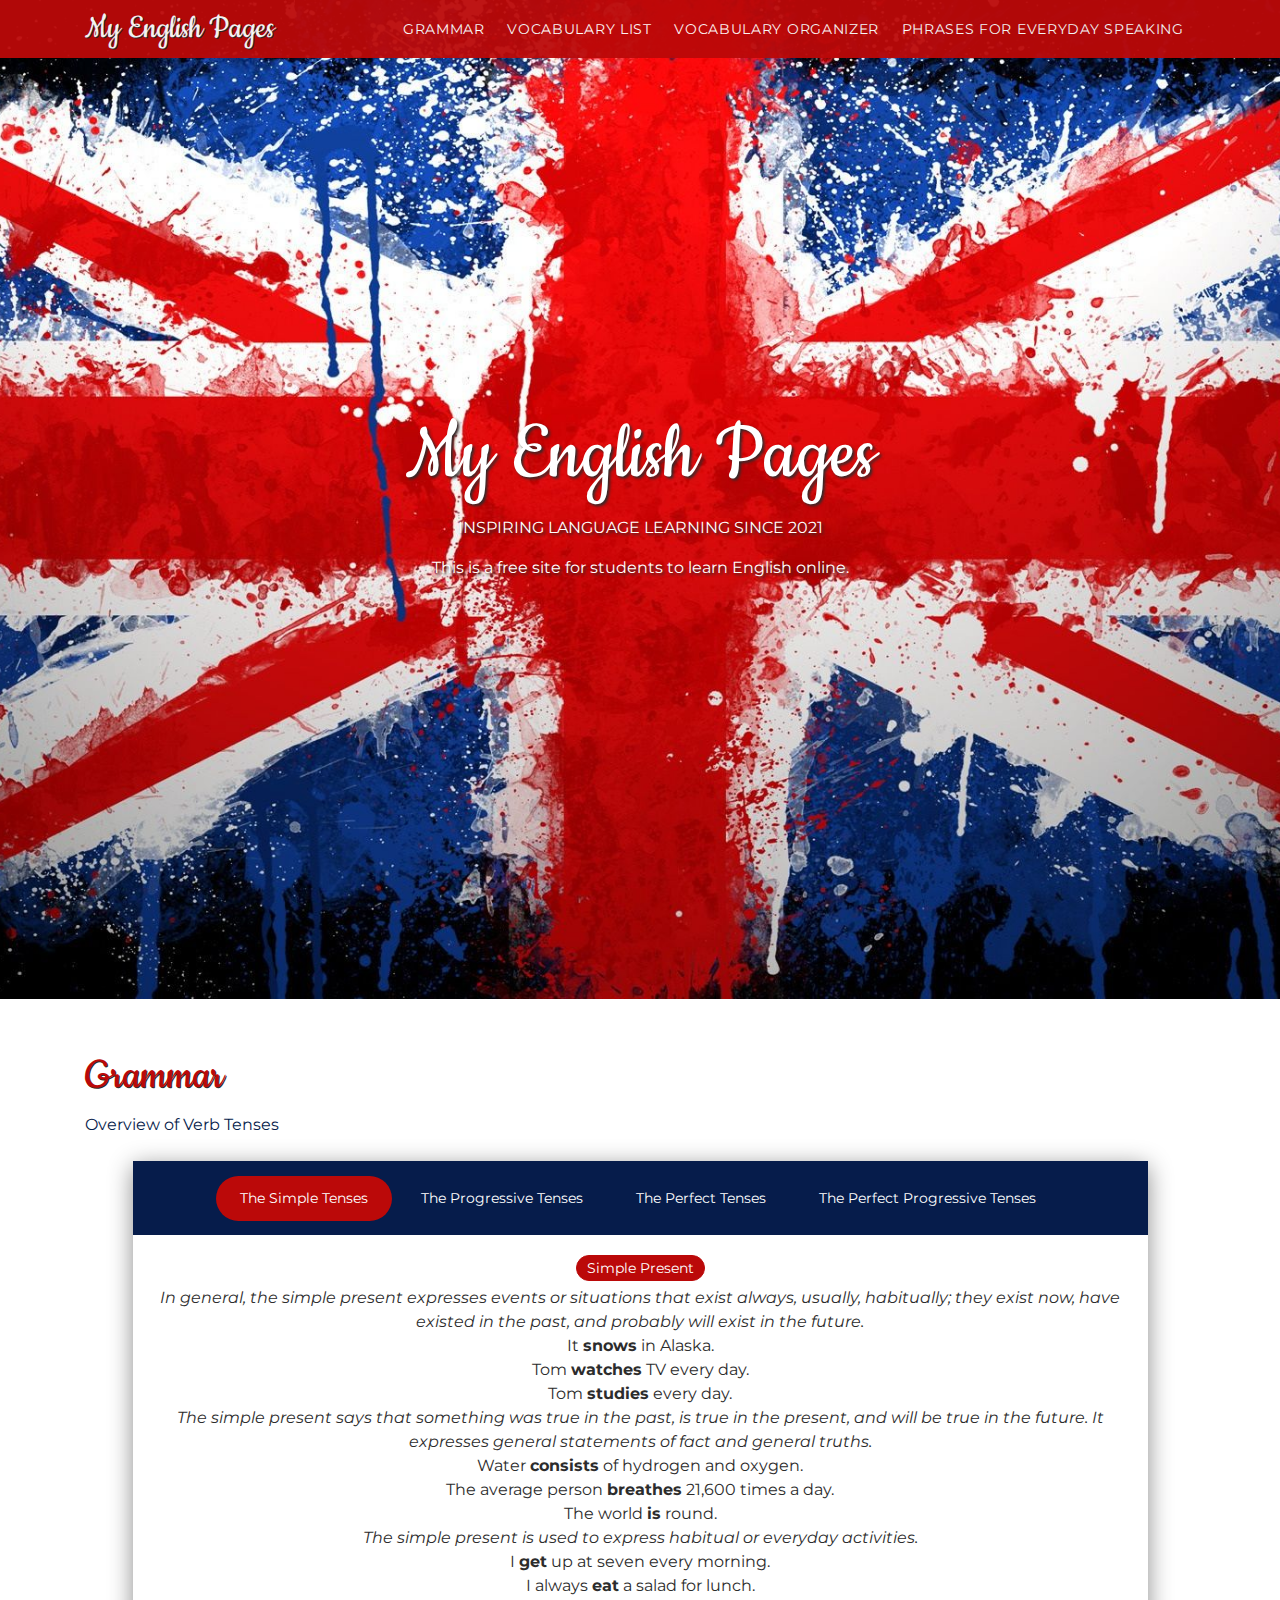
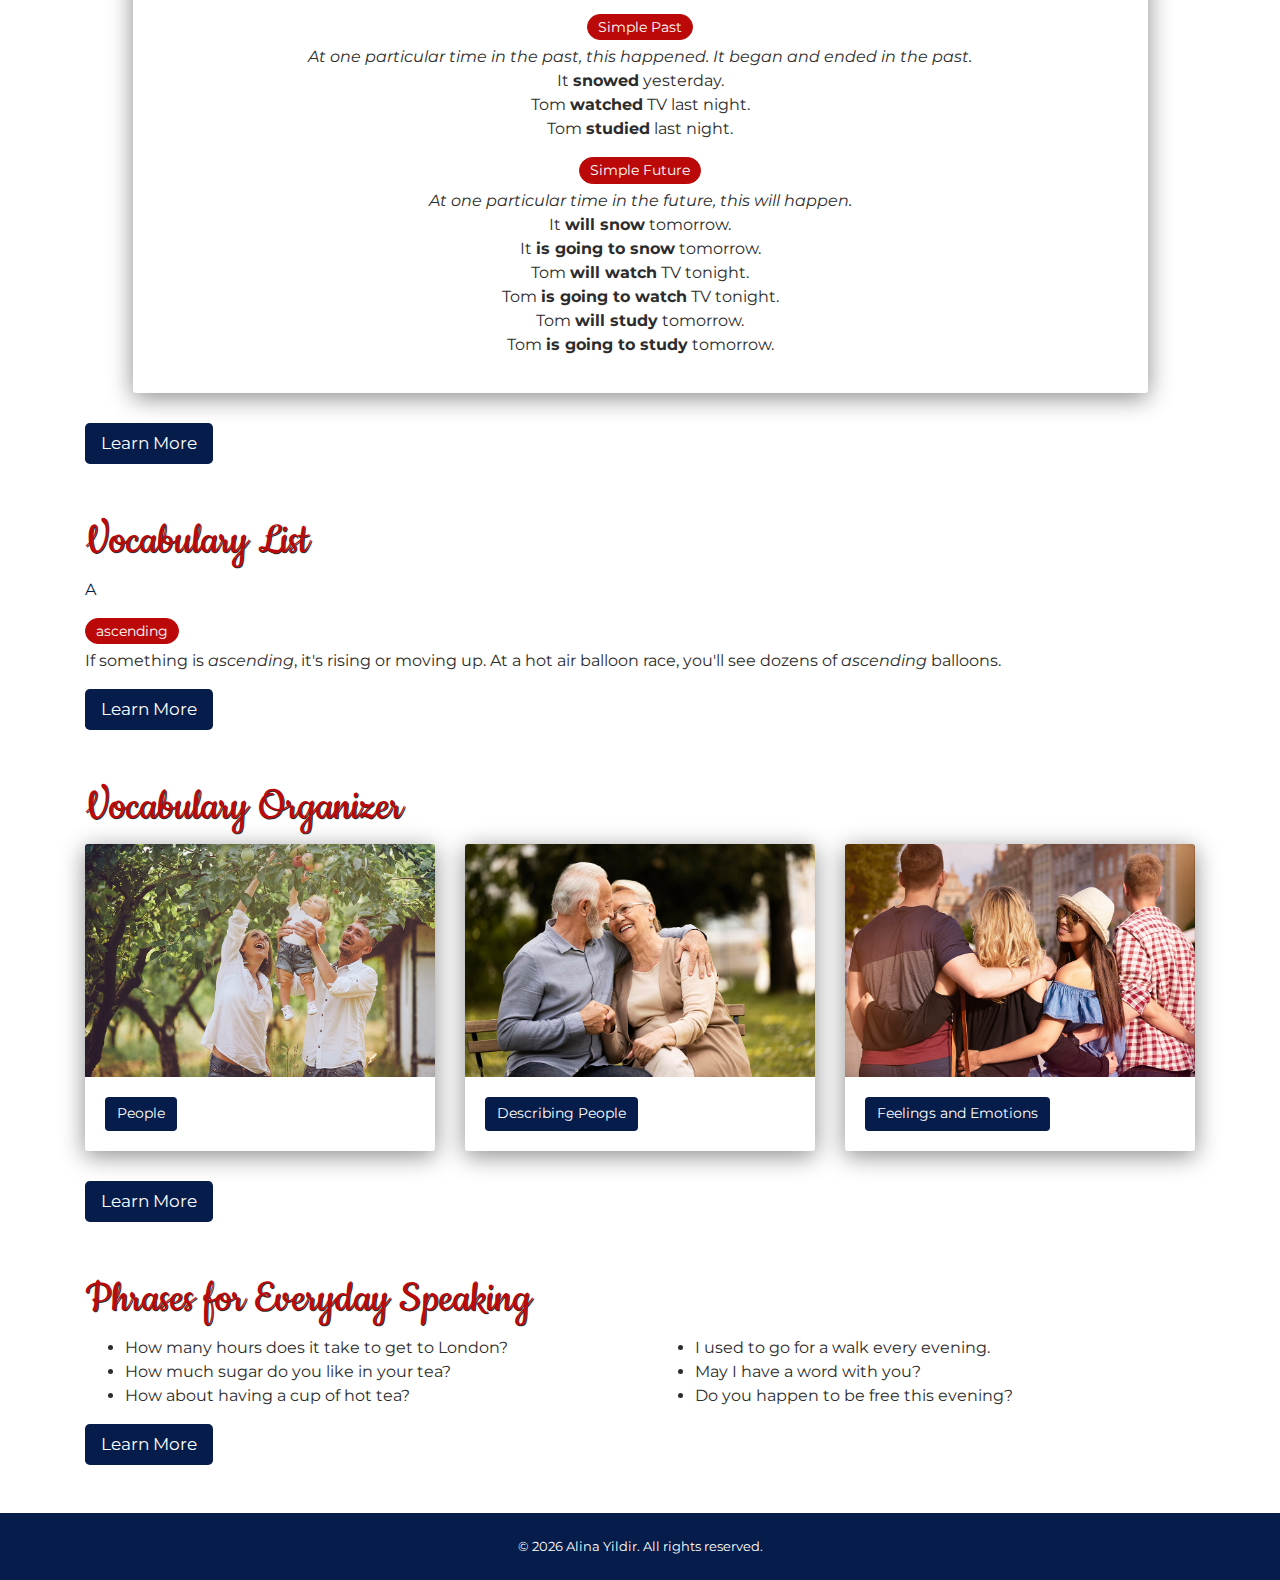
<file: my-english-pages/index.html>
<!DOCTYPE html>
<html lang="en">
<head>
<title>My English Pages</title>
<meta charset="utf-8">
<meta name="viewport" content="width=device-width, initial-scale=1">
<meta name="description" content="This is a free site for students to learn English online.">
<link rel="shortcut icon" href="./img/favicon.ico">
<link rel="preconnect" href="https://fonts.gstatic.com">
<link href="https://fonts.googleapis.com/css2?family=Cookie&family=Montserrat&display=swap" rel="stylesheet">
<link href="./css/bootstrap.min.css" rel="stylesheet">
<link href="./css/main.css" rel="stylesheet">
</head>
<body class="index-page sidebar-collapse">
<nav class="navbar navbar-expand-lg bg-primary fixed-top">
  <div class="container">
    <div class="navbar-translate"> <a class="navbar-brand" href="index.html">My English Pages</a>
      <button class="navbar-toggler navbar-toggler" type="button" data-toggle="collapse" data-target="#navigation"
          aria-controls="navigation-index" aria-expanded="false" aria-label="Toggle navigation"> <span class="navbar-toggler-bar top-bar"></span> <span class="navbar-toggler-bar middle-bar"></span> <span class="navbar-toggler-bar bottom-bar"></span> </button>
    </div>
    <div class="collapse navbar-collapse justify-content-end" id="navigation">
      <ul class="navbar-nav">
        <li class="nav-item"> <a class="nav-link" href="#section-grammar" onclick="scrollToGrammar()">
          <p>Grammar</p>
          </a> </li>
        <li class="nav-item"> <a class="nav-link" href="#section-vocabulary-list" onclick="scrollToVocabularyList()">
          <p>Vocabulary List</p>
          </a> </li>
        <li class="nav-item"> <a class="nav-link" href="#section-vocabulary-organizer" onclick="scrollToVocabularyOrganizer()">
          <p>Vocabulary Organizer</p>
          </a> </li>
        <li class="nav-item"> <a class="nav-link" href="#section-phrases-for-everyday-speaking"
              onclick="scrollToPhrasesForEverydaySpeaking()">
          <p>Phrases for Everyday Speaking</p>
          </a> </li>
      </ul>
    </div>
  </div>
</nav>
<div class="wrapper">
  <div class="page-header" id="section-english-time">
    <div class="page-header-image" data-parallax="true" style="background-image:url('./img/header.jpg');"></div>
    <div class="container">
      <div class="content-center">
        <h1 class="text-shadow">My English Pages</h1>
        <p class="text-shadow">INSPIRING LANGUAGE LEARNING SINCE 2021</p>
        <p class="text-shadow">This is a free site for students to learn English online.</p>
      </div>
    </div>
  </div>
  <div class="mb-5">
    <div class="mt-5" id="section-grammar">
      <div class="container">
        <h2>Grammar</h2>
        <div id="grammar" data-children=".item">
          <div class="item">
            <p><a data-toggle="collapse" data-parent="#grammar" href="#overview-of-verb-tenses" aria-expanded="true"
                  aria-controls="overview-of-verb-tenses"> Overview of Verb Tenses </a></p>
            <div id="overview-of-verb-tenses" class="collapse show" role="tabpanel">
              <div class="row">
                <div class="col-md-11 ml-auto mr-auto mt-2">
                  <div class="card">
                    <div class="card-header">
                      <ul class="nav nav-tabs nav-tabs-neutral justify-content-center" role="tablist"
                          data-background-color="blue">
                        <li class="nav-item"> <a class="nav-link active" data-toggle="tab" href="#the-simple-tenses" role="tab">The Simple Tenses</a> </li>
                        <li class="nav-item"> <a class="nav-link" data-toggle="tab" href="#the-progressive-tenses" role="tab">The Progressive Tenses</a> </li>
                        <li class="nav-item"> <a class="nav-link" data-toggle="tab" href="#the-perfect-tenses" role="tab">The Perfect Tenses</a> </li>
                        <li class="nav-item"> <a class="nav-link" data-toggle="tab" href="#the-perfect-progressive-tenses" role="tab">The Perfect Progressive Tenses</a> </li>
                      </ul>
                    </div>
                    <div class="card-body">
                      <div class="tab-content text-center">
                        <div class="tab-pane active" id="the-simple-tenses" role="tabpanel">
                          <p><span class="badge">Simple Present</span><br>
                            <span class="font-italic">In general, the simple present expresses events or situations that exist always, usually, habitually; they exist now, have existed in the past, and probably will exist in the future.</span><br>
                            It <strong>snows</strong> in Alaska.<br>
                            Tom <strong>watches</strong> TV every day.<br>
                            Tom <strong>studies</strong> every day.<br>
                            <span class="font-italic">The simple present says that something was true in the past, is true in the present, and will be true in the future. It expresses general statements of fact and general truths.</span><br>
                            Water <strong>consists</strong> of hydrogen and oxygen.<br>
                            The average person <strong>breathes</strong> 21,600 times a day.<br>
                            The world <strong>is</strong> round.<br>
                            <span class="font-italic">The simple present is used to express habitual or everyday activities.</span><br>
                            I <strong>get</strong> up at seven every morning.<br>
                            I always <strong>eat</strong> a salad for lunch. </p>
                          <p><span class="badge">Simple Past</span><br>
                            <span class="font-italic">At one particular time in the past, this happened. It began and ended in the past.</span><br>
                            It <strong>snowed</strong> yesterday.<br>
                            Tom <strong>watched</strong> TV last night.<br>
                            Tom <strong>studied</strong> last night. </p>
                          <p><span class="badge">Simple Future</span><br>
                            <span class="font-italic">At one particular time in the future, this will happen.</span><br>
                            It <strong>will snow</strong> tomorrow.<br>
                            It <strong>is going to snow</strong> tomorrow.<br>
                            Tom <strong>will watch</strong> TV tonight.<br>
                            Tom <strong>is going to watch</strong> TV tonight.<br>
                            Tom <strong>will study</strong> tomorrow.<br>
                            Tom <strong>is going to study</strong> tomorrow. </p>
                        </div>
                        <div class="tab-pane" id="the-progressive-tenses" role="tabpanel">
                          <p class="font-italic">The <strong>progressive</strong> tenses give the idea that an action is in progress during a particular time. The tenses say that an action begins before, is in progress during, and continues after another time or action.</p>
                          <p><span class="badge">Present Progressive</span><br>
                            <span class="font-italic">It is now 11:00. Tom went to sleep at 10:00 tonight, and he is still asleep. His sleep began in the past, is in progress at the present time, and probably will continue.</span><br>
                            Tom <strong>is sleeping</strong> right now.<br>
                            Tom <strong>is studying</strong> right now.<br>
                            <span class="font-italic">The present progressive expresses an activity that is in progress at the moment of speaking. It is a temporary activity that began in the past, is continuing at present, and will probably end at some point in the future.</span><br>
                            The students <strong>are sitting</strong> at their desks right now.<br>
                            I need an umbrella because it <strong>is raining</strong>.<br>
                            I <strong>am taking</strong> five courses this semester. </p>
                          <p><span class="badge">Past Progressive</span><br>
                            <span class="font-italic">Tom went to sleep at 10:00 last night. I arrived at 11:00. He was still asleep. His sleep began before and was in progress at a particular time in the past. It continued after I arrived.</span><br>
                            Tom <strong>was sleeping</strong> when I arrived.<br>
                            Tom <strong>was studying</strong> when they came. </p>
                          <p><span class="badge">Future Progressive</span><br>
                            <span class="font-italic">Tom will go to sleep at 10:00 tomorrow night. We will arrive at 11:00. The action of sleeping will begin before we arrive, and it will be in progress at a particular time in the future. Probably his sleep will continue.</span><br>
                            Tom <strong>will be sleeping</strong> when we arrive.<br>
                            Tom <strong>will be studying</strong> when they come.<br>
                            Tom <strong>is going to be studying</strong> when they come. </p>
                        </div>
                        <div class="tab-pane" id="the-perfect-tenses" role="tabpanel">
                          <p class="font-italic">The <strong>perfect</strong> tenses all give the idea that one thing happens before another time or event.</p>
                          <p><span class="badge">Present Perfect</span><br>
                            <span class="font-italic">Tom finished eating sometime before now. The exact time is not important.</span><br>
                            Tom <strong>has</strong> already <strong>eaten</strong>.<br>
                            Tom <strong>has</strong> already <strong>studied</strong> Chapter 1. </p>
                          <p><span class="badge">Past Perfect</span><br>
                            <span class="font-italic">First Tom finished eating. Later his friend arrived. Tom’s eating was completely finished before another time in the past.</span><br>
                            Tom <strong>had</strong> already <strong>eaten</strong> when his friend arrived.<br>
                            Tom <strong>had</strong> already <strong>studied</strong> Chapter 1 before he began
                            studying Chapter 2. </p>
                          <p><span class="badge">Future Perfect</span><br>
                            <span class="font-italic">First Tom will finish eating. Later his friend will arrive. Tom’s eating will be completely finished before another time in the future.</span><br>
                            Tom <strong>will</strong> already <strong>have eaten</strong> when his friend arrives.<br>
                            Tom <strong>will</strong> already <strong>have studied</strong> Chapter 4 before he studies Chapter 5. </p>
                        </div>
                        <div class="tab-pane" id="the-perfect-progressive-tenses" role="tabpanel">
                          <p class="font-italic">The <strong>perfect progressive</strong> tenses give the idea that one event is in progress immediately before, up to, until another time or event. The tenses are used to express the duration of the first event.</p>
                          <p><span class="badge">Present Perfect Progressive</span><br>
                            <span class="font-italic">Event in progress: studying. When? Before now, up to now. How long? For two hours.</span><br>
                            Tom <strong>has been studying</strong> for two hours. </p>
                          <p><span class="badge">Past Perfect Progressive</span><br>
                            <span class="font-italic">Event in progress: studying. When? Before another event in the past. How long? For two hours.</span><br>
                            Tom <strong>had been studying</strong> for two hours before his friend came. </p>
                          <p><span class="badge">Future Perfect Progressive</span><br>
                            <span class="font-italic">Event in progress: studying. When? Before another event in the future. How long? For two hours.</span><br>
                            Tom <strong>will have been studying</strong> for two hours by the time his friend arrives.<br>
                            Tom <strong>will have been studying</strong> for two hours by the time his roommate gets home. </p>
                        </div>
                      </div>
                    </div>
                  </div>
                </div>
              </div>
            </div>
          </div>
        </div>
        <a href="english-grammar.html" class="btn btn-primary btn-lg">Learn More</a> </div>
    </div>
    <div class="mt-5" id="section-vocabulary-list">
      <div class="container">
        <h2>Vocabulary List</h2>
        <div id="vocabulary-list" data-children=".item">
          <div class="item">
            <p><a data-toggle="collapse" data-parent="#vocabulary-list" href="#a" aria-expanded="true"
                  aria-controls="a"> A </a></p>
            <div id="a" class="collapse show" role="tabpanel">
              <div class="mb-3">
                <p><span class="badge">ascending</span><br>
                  If something is <em>ascending</em>, it's rising or moving up. At a hot air balloon race, you'll see dozens of <em>ascending</em> balloons.</p>
              </div>
            </div>
          </div>
        </div>
        <a href="english-vocabulary-list.html" class="btn btn-primary btn-lg">Learn More</a> </div>
    </div>
    <div class="mt-5" id="section-vocabulary-organizer">
      <div class="container">
        <h2>Vocabulary Organizer</h2>
        <div class="row">
          <div class="col-lg-4">
            <div class="card"> <img class="card-img-top" src="./img/card-people.jpg" alt="">
              <div class="card-body">
                <button class="btn btn-primary" data-toggle="modal" data-target="#people"> People </button>
                <div class="modal fade" id="people" tabindex="-1" role="dialog" aria-labelledby="people-label"
                    aria-hidden="true">
                  <div class="modal-dialog" role="document">
                    <div class="modal-content" id="people-label">
                      <div class="modal-body">
                        <p><span class="badge">lifelong</span><br>
                          Something <em>lifelong</em> lasts your entire life, or for most of it. A <em>lifelong</em> friendship might have begun in kindergarten, and it continues today.</p>
                      </div>
                      <div class="modal-footer">
                        <button type="button" class="btn btn-primary" data-dismiss="modal">Close</button>
                      </div>
                    </div>
                  </div>
                </div>
              </div>
            </div>
          </div>
          <div class="col-lg-4">
            <div class="card"> <img class="card-img-top" src="./img/card-describing-people.jpg" alt="">
              <div class="card-body">
                <button class="btn btn-primary" data-toggle="modal" data-target="#describing-people"> Describing People </button>
                <div class="modal fade" id="describing-people" tabindex="-1" role="dialog"
                    aria-labelledby="describing-people-label" aria-hidden="true">
                  <div class="modal-dialog" role="document">
                    <div class="modal-content" id="describing-people-label">
                      <div class="modal-body">
                        <p><span class="badge">moody</span><br>
                          If you're in a bad mood, especially when you were in a pretty good mood this morning, you can say you're <em>moody</em>. A <em>moody</em> person's emotions change unpredictably and often.</p>
                      </div>
                      <div class="modal-footer">
                        <button type="button" class="btn btn-primary" data-dismiss="modal">Close</button>
                      </div>
                    </div>
                  </div>
                </div>
              </div>
            </div>
          </div>
          <div class="col-lg-4">
            <div class="card"> <img class="card-img-top" src="./img/card-feelings-and-emotions.jpg" alt="">
              <div class="card-body">
                <button class="btn btn-primary" data-toggle="modal" data-target="#feelings-and-emotions"> Feelings and Emotions </button>
                <div class="modal fade" id="feelings-and-emotions" tabindex="-1" role="dialog"
                    aria-labelledby="feelings-and-emotions-label" aria-hidden="true">
                  <div class="modal-dialog" role="document">
                    <div class="modal-content" id="feelings-and-emotions-label">
                      <div class="modal-body">
                        <p><span class="badge">stunned</span><br>
                          When you're <em>stunned</em>, you're thrown for a loop: either by shocking news or a blow to the head.</p>
                      </div>
                      <div class="modal-footer">
                        <button type="button" class="btn btn-primary" data-dismiss="modal">Close</button>
                      </div>
                    </div>
                  </div>
                </div>
              </div>
            </div>
          </div>
        </div>
        <a href="english-vocabulary-organizer.html" class="btn btn-primary btn-lg">Learn More</a> </div>
    </div>
    <div class="mt-5" id="section-phrases-for-everyday-speaking">
      <div class="container">
        <h2>Phrases for Everyday Speaking</h2>
        <div class="row">
          <div class="col-lg-6">
            <ul>
              <li>How many hours does it take to get to London?</li>
              <li>How much sugar do you like in your tea?</li>
              <li>How about having a cup of hot tea?</li>
            </ul>
          </div>
          <div class="col-lg-6">
            <ul>
              <li>I used to go for a walk every evening.</li>
              <li>May I have a word with you?</li>
              <li>Do you happen to be free this evening?</li>
            </ul>
          </div>
        </div>
        <a href="english-phrases-for-everyday-speaking.html" class="btn btn-primary btn-lg">Learn More</a> </div>
    </div>
  </div>
  <footer class="footer" data-background-color="blue">
    <div class="container text-center"> &#169; 
      <script>
          document.write(new Date().getFullYear());
        </script> 
      Alina Yildir. All rights reserved. </div>
  </footer>
</div>
<script src="./js/jquery.min.js"></script> 
<script src="./js/bootstrap.min.js"></script> 
<script src="./js/main.js"></script> 
<script>
    function scrollToEnglishTime() {
      if ($('#section-english-time').length != 0) {
        $("html, body").animate({
          scrollTop: $('#section-english-time').offset().top
        }, 1000);
      }
    }
    function scrollToGrammar() {
      if ($('#section-grammar').length != 0) {
        $("html, body").animate({
          scrollTop: $('#section-grammar').offset().top
        }, 1000);
      }
    }
    function scrollToVocabularyList() {
      if ($('#section-vocabulary-list').length != 0) {
        $("html, body").animate({
          scrollTop: $('#section-vocabulary-list').offset().top
        }, 1000);
      }
    }
    function scrollToVocabularyOrganizer() {
      if ($('#section-vocabulary-organizer').length != 0) {
        $("html, body").animate({
          scrollTop: $('#section-vocabulary-organizer').offset().top
        }, 1000);
      }
    }
    function scrollToPhrasesForEverydaySpeaking() {
      if ($('#section-phrases-for-everyday-speaking').length != 0) {
        $("html, body").animate({
          scrollTop: $('#section-phrases-for-everyday-speaking').offset().top
        }, 1000);
      }
    }
  </script>
</body>
</html>
</file>
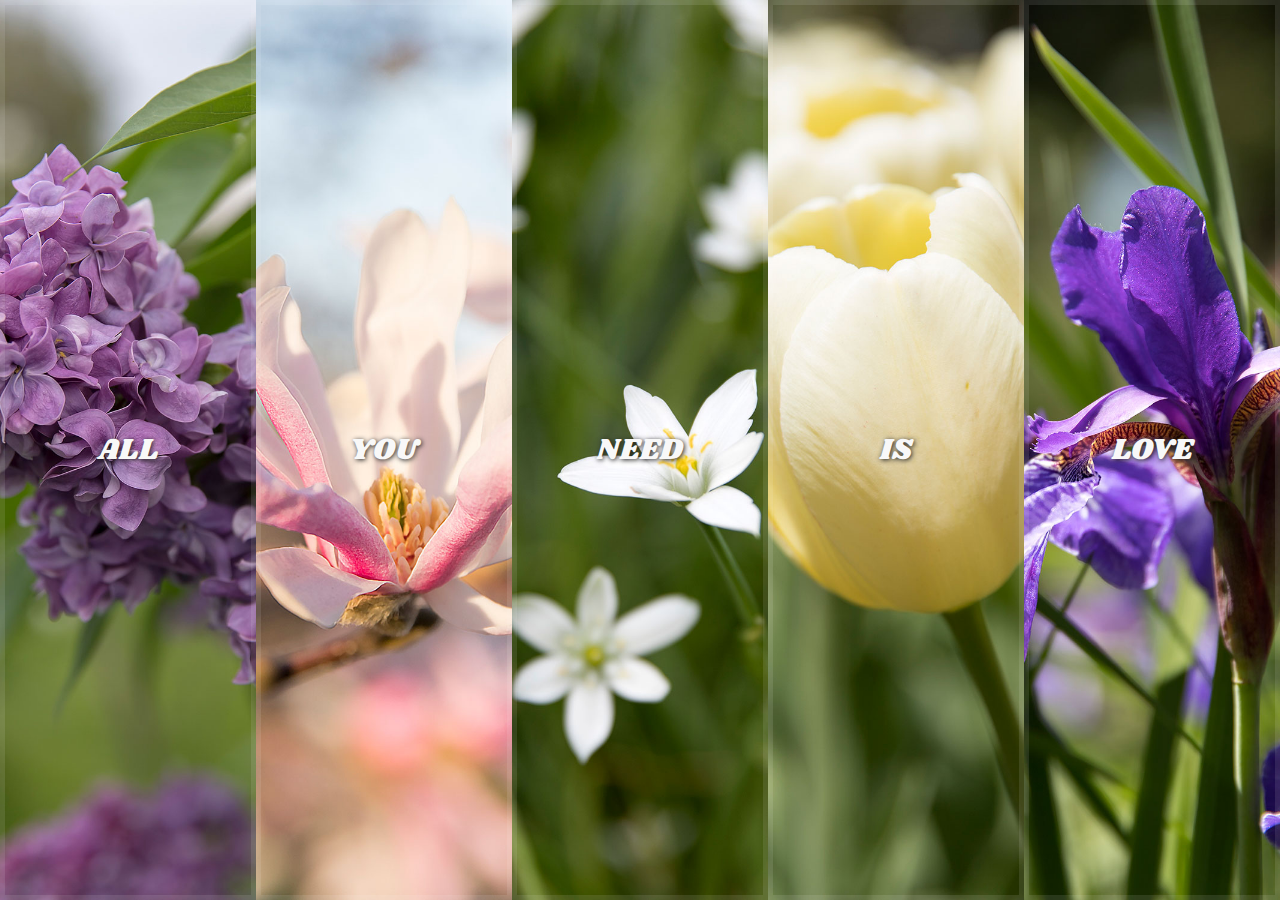
<file: all-you-need-is-love/all-you-need-is-love.html>
<!DOCTYPE html>
<html lang="en">
<head>
<title>Alina Yildir | All You Need Is Love</title>
<meta charset="utf-8">
<meta name="viewport" content="width=device-width, initial-scale=1">
<meta name="description" content="HTML, CSS, JavaScript, Adobe Photoshop">
<meta name="keywords" content="HTML, CSS, JavaScript, Adobe Photoshop">
<link rel="shortcut icon" href="favicon.ico">
<link rel="stylesheet" href="https://fonts.googleapis.com/css?family=Shrikhand">
<link rel="stylesheet" href="css/all-you-need-is-love.css">
</head>
<body>
<div class="panels">
  <div class="panel panel1">
    <p>Against</p>
    <p>All</p>
    <p>Odds</p>
  </div>
  <div class="panel panel2">
    <p>Yes</p>
    <p>You</p>
    <p>Can</p>
  </div>
  <div class="panel panel3">
    <p>You</p>
    <p>Need</p>
    <p>Freedom</p>
  </div>
  <div class="panel panel4">
    <p>Family</p>
    <p>Is</p>
    <p>Forever</p>
  </div>
  <div class="panel panel5">
    <p>I</p>
    <p>Love</p>
    <p>You</p>
  </div>
</div>
<script>
    const panels = document.querySelectorAll('.panel');
    function toggleOpen() {
      this.classList.toggle('open');
    }
    function toggleActive(e) {
      if (e.propertyName.includes('flex')) {
        this.classList.toggle('open-active');
      }
    }
    panels.forEach(panel => panel.addEventListener('click', toggleOpen));
    panels.forEach(panel => panel.addEventListener('transitionend', toggleActive));
</script>
</body>
</html>
</file>
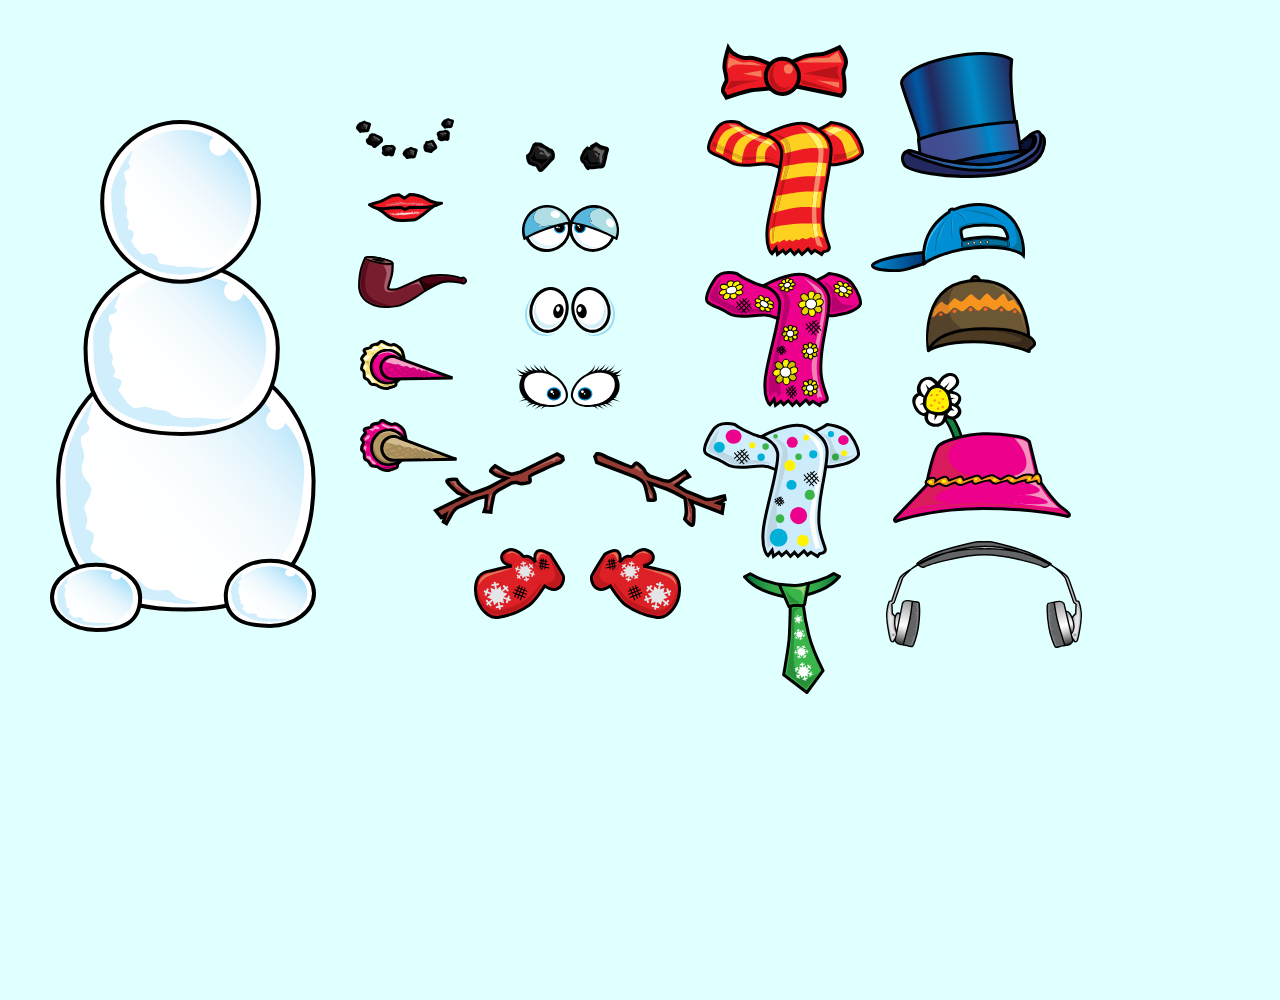
<file: drag-and-drop/drag-and-drop.html>
<!DOCTYPE html>
<html lang="en">
<head>
<title>Alina Yildir | Drag and Drop</title>
<meta charset="utf-8">
<meta name="viewport" content="width=1200">
<meta name="apple-mobile-web-app-capable" content="yes">
<meta name="description" content="HTML, CSS, JavaScript, Adobe Illustrator, Adobe Photoshop">
<meta name="keywords" content="HTML, CSS, JavaScript, Adobe Illustrator, Adobe Photoshop">
<link rel="shortcut icon" href="favicon.ico">
<link rel="stylesheet" href="css/drag-and-drop.css">
</head>
<body>
<!-- position: absolute; - to place any one of the elements at a specific X and Y position --> 
<!-- z-index: 5; - anything with a z index higher than nothing will be on top of everything else --> 
<img draggable="true" src="img/body.svg" alt="body" id="body" style="position: absolute; top: 120px; left: 50px; z-index: 5;"> <img draggable="true" src="img/eyes01.svg" alt="eyes01" id="eyes01" style="position: absolute; top: 142px; left: 526px; z-index: 5;"> <img draggable="true" src="img/eyes02.svg" alt="eyes02" id="eyes02" style="position: absolute; top: 205px; left: 522px; z-index: 5;"> <img draggable="true" src="img/eyes03.svg" alt="eyes03" id="eyes03" style="position: absolute; top: 287px; left: 525px; z-index: 5;"> <img draggable="true" src="img/eyes04.svg" alt="eyes04" id="eyes04" style="position: absolute; top: 364px; left: 516px; z-index: 5;"> <img draggable="true" src="img/hand-left01.svg" alt="hand-left01" id="hand-left01" style="position: absolute; top: 452px; left: 433px; z-index: 5;"> <img draggable="true" src="img/hand-right01.svg" alt="hand-right01" id="hand-right01" style="position: absolute; top: 452px; left: 593px; z-index: 5;"> <img draggable="true" src="img/hand-left02.svg" alt="hand-left02" id="hand-left02" style="position: absolute; top: 548px; left: 474px; z-index: 5;"> <img draggable="true" src="img/hand-right02.svg" alt="hand-right02" id="hand-right02" style="position: absolute; top: 548px; left: 590px; z-index: 5;"> <img draggable="true" src="img/head01.svg" alt="head01" id="head01" style="position: absolute; top: 275px; left: 926px; z-index: 5;"> <img draggable="true" src="img/head02.svg" alt="head02" id="head02" style="position: absolute; top: 203px; left: 871px; z-index: 5;"> <img draggable="true" src="img/head03.svg" alt="head03" id="head03" style="position: absolute; top: 373px; left: 893px; z-index: 5;"> <img draggable="true" src="img/head04.svg" alt="head04" id="head04" style="position: absolute; top: 52px; left: 900px; z-index: 5;"> <img draggable="true" src="img/head05.svg" alt="head05" id="head05" style="position: absolute; top: 541px; left: 886px; z-index: 5;"> <img draggable="true" src="img/mouth01.svg" alt="mouth01" id="mouth01" style="position: absolute; top: 256px; left: 358px; z-index: 5;"> <img draggable="true" src="img/mouth02.svg" alt="mouth02" id="mouth02" style="position: absolute; top: 193px; left: 368px; z-index: 5;"> <img draggable="true" src="img/mouth03.svg" alt="mouth03" id="mouth03" style="position: absolute; top: 118px; left: 356px; z-index: 5;"> <img draggable="true" src="img/neck01.svg" alt="neck01" id="neck01" style="position: absolute; top: 43px; left: 721px; z-index: 5;"> <img draggable="true" src="img/neck02.svg" alt="neck02" id="neck02" style="position: absolute; top: 422px; left: 703px; z-index: 5;"> <img draggable="true" src="img/neck03.svg" alt="neck03" id="neck03" style="position: absolute; top: 271px; left: 705px; z-index: 5;"> <img draggable="true" src="img/neck04.svg" alt="neck04" id="neck04" style="position: absolute; top: 572px; left: 743px; z-index: 10;"> <img draggable="true" src="img/neck05.svg" alt="neck05" id="neck05" style="position: absolute; top: 120px; left: 707px; z-index: 5;"> <img draggable="true" src="img/nose01.svg" alt="nose01" id="nose01" style="position: absolute; top: 340px; left: 360px; z-index: 5;"> <img draggable="true" src="img/nose02.svg" alt="nose02" id="nose02" style="position: absolute; top: 419px; left: 360px; z-index: 5;"> 
<script src="js/drag-and-drop.js"></script>
</body>
</html>
</file>
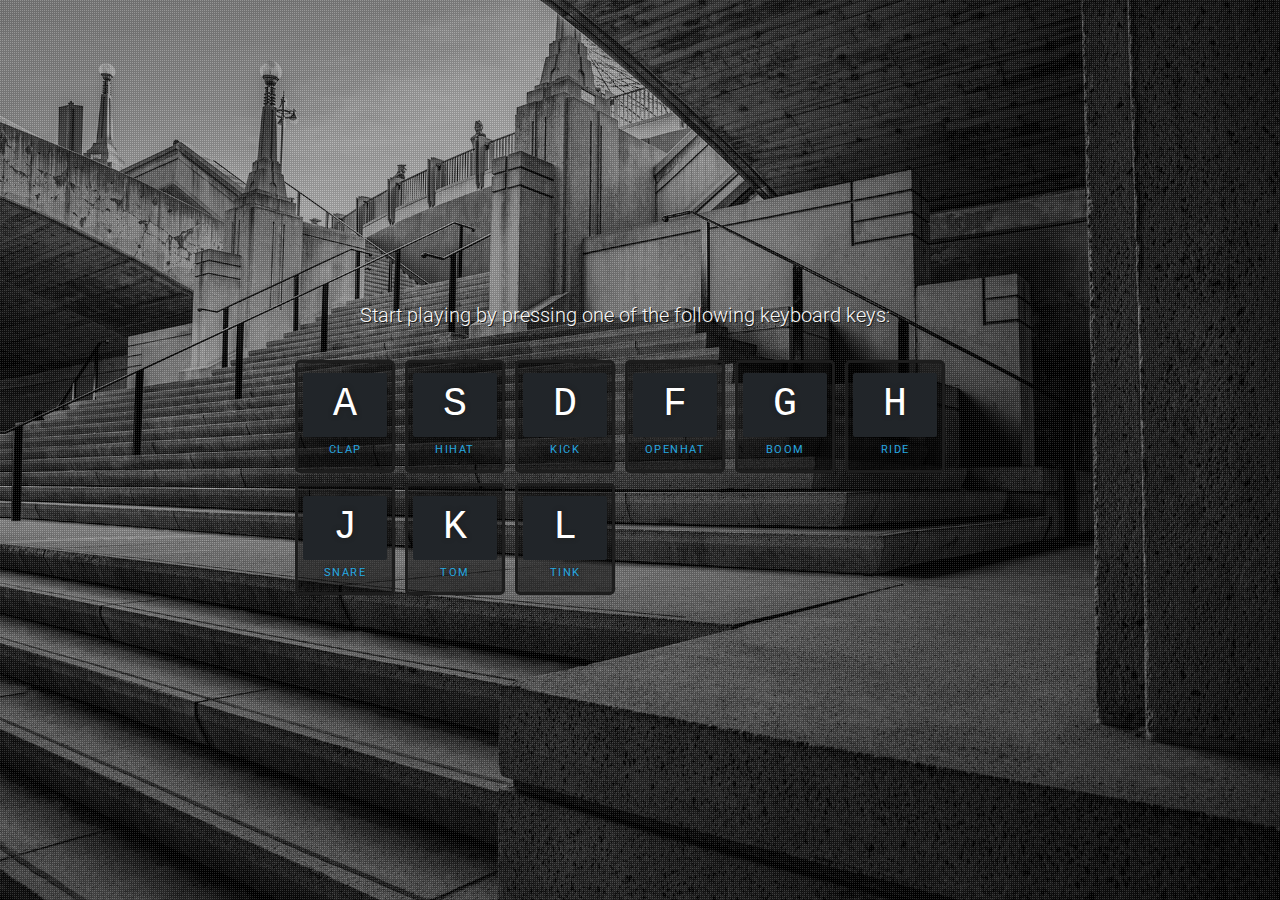
<file: drum-kit/drum-kit.html>
<!DOCTYPE html>
<html lang="en">
<head>
<title>Alina Yildir | Drum Kit</title>
<meta charset="utf-8">
<meta name="viewport" content="width=device-width, initial-scale=1">
<meta name="description" content="HTML, CSS, Bootstrap, JavaScript, Adobe Photoshop">
<meta name="keywords" content="HTML, CSS, Bootstrap, JavaScript, Adobe Photoshop">
<link rel="shortcut icon" href="favicon.ico">
<link rel="stylesheet" href="https://fonts.googleapis.com/css?family=Roboto:300,400">
<link rel="stylesheet" href="css/bootstrap.css">
<link rel="stylesheet" href="css/drum-kit.css">
</head>
<body>
<div id="background-image">
  <div class="dot-pattern">
    <div class="container">
      <div class="row welcome">
        <div class="col-12 col-sm-12 col-md-12 col-lg-12">
          <p>Start playing by pressing one of the following keyboard keys:</p>
          <br>
        </div>
        <div data-key="65" class="key"> <kbd>A</kbd> <span class="sound">clap</span> </div>
        <div data-key="83" class="key"> <kbd>S</kbd> <span class="sound">hihat</span> </div>
        <div data-key="68" class="key"> <kbd>D</kbd> <span class="sound">kick</span> </div>
        <div data-key="70" class="key"> <kbd>F</kbd> <span class="sound">openhat</span> </div>
        <div data-key="71" class="key"> <kbd>G</kbd> <span class="sound">boom</span> </div>
        <div data-key="72" class="key"> <kbd>H</kbd> <span class="sound">ride</span> </div>
        <div data-key="74" class="key"> <kbd>J</kbd> <span class="sound">snare</span> </div>
        <div data-key="75" class="key"> <kbd>K</kbd> <span class="sound">tom</span> </div>
        <div data-key="76" class="key"> <kbd>L</kbd> <span class="sound">tink</span> </div>
      </div>
    </div>
  </div>
  <audio data-key="65" src="audio/clap.wav"></audio>
  <audio data-key="83" src="audio/hihat.wav"></audio>
  <audio data-key="68" src="audio/kick.wav"></audio>
  <audio data-key="70" src="audio/openhat.wav"></audio>
  <audio data-key="71" src="audio/boom.wav"></audio>
  <audio data-key="72" src="audio/ride.wav"></audio>
  <audio data-key="74" src="audio/snare.wav"></audio>
  <audio data-key="75" src="audio/tom.wav"></audio>
  <audio data-key="76" src="audio/tink.wav"></audio>
</div>
<script src="js/jquery.js"></script> 
<script src="js/bootstrap.js"></script> 
<script>
    function playSound(e) {
      const audio = document.querySelector(`audio[data-key="${e.keyCode}"]`);
      const key = document.querySelector(`.key[data-key="${e.keyCode}"]`);
      if (!audio) return;
      audio.currentTime = 0;
      audio.play();
      key.classList.add('playing');
    }
    function removeTransform(e) {
      if (e.propertyName !== 'transform') return;
      this.classList.remove('playing');
    }
    const keys = document.querySelectorAll('.key');
    keys.forEach(key => key.addEventListener('transitionend', removeTransform));
    window.addEventListener('keydown', playSound);
</script>
</body>
</html>
</file>
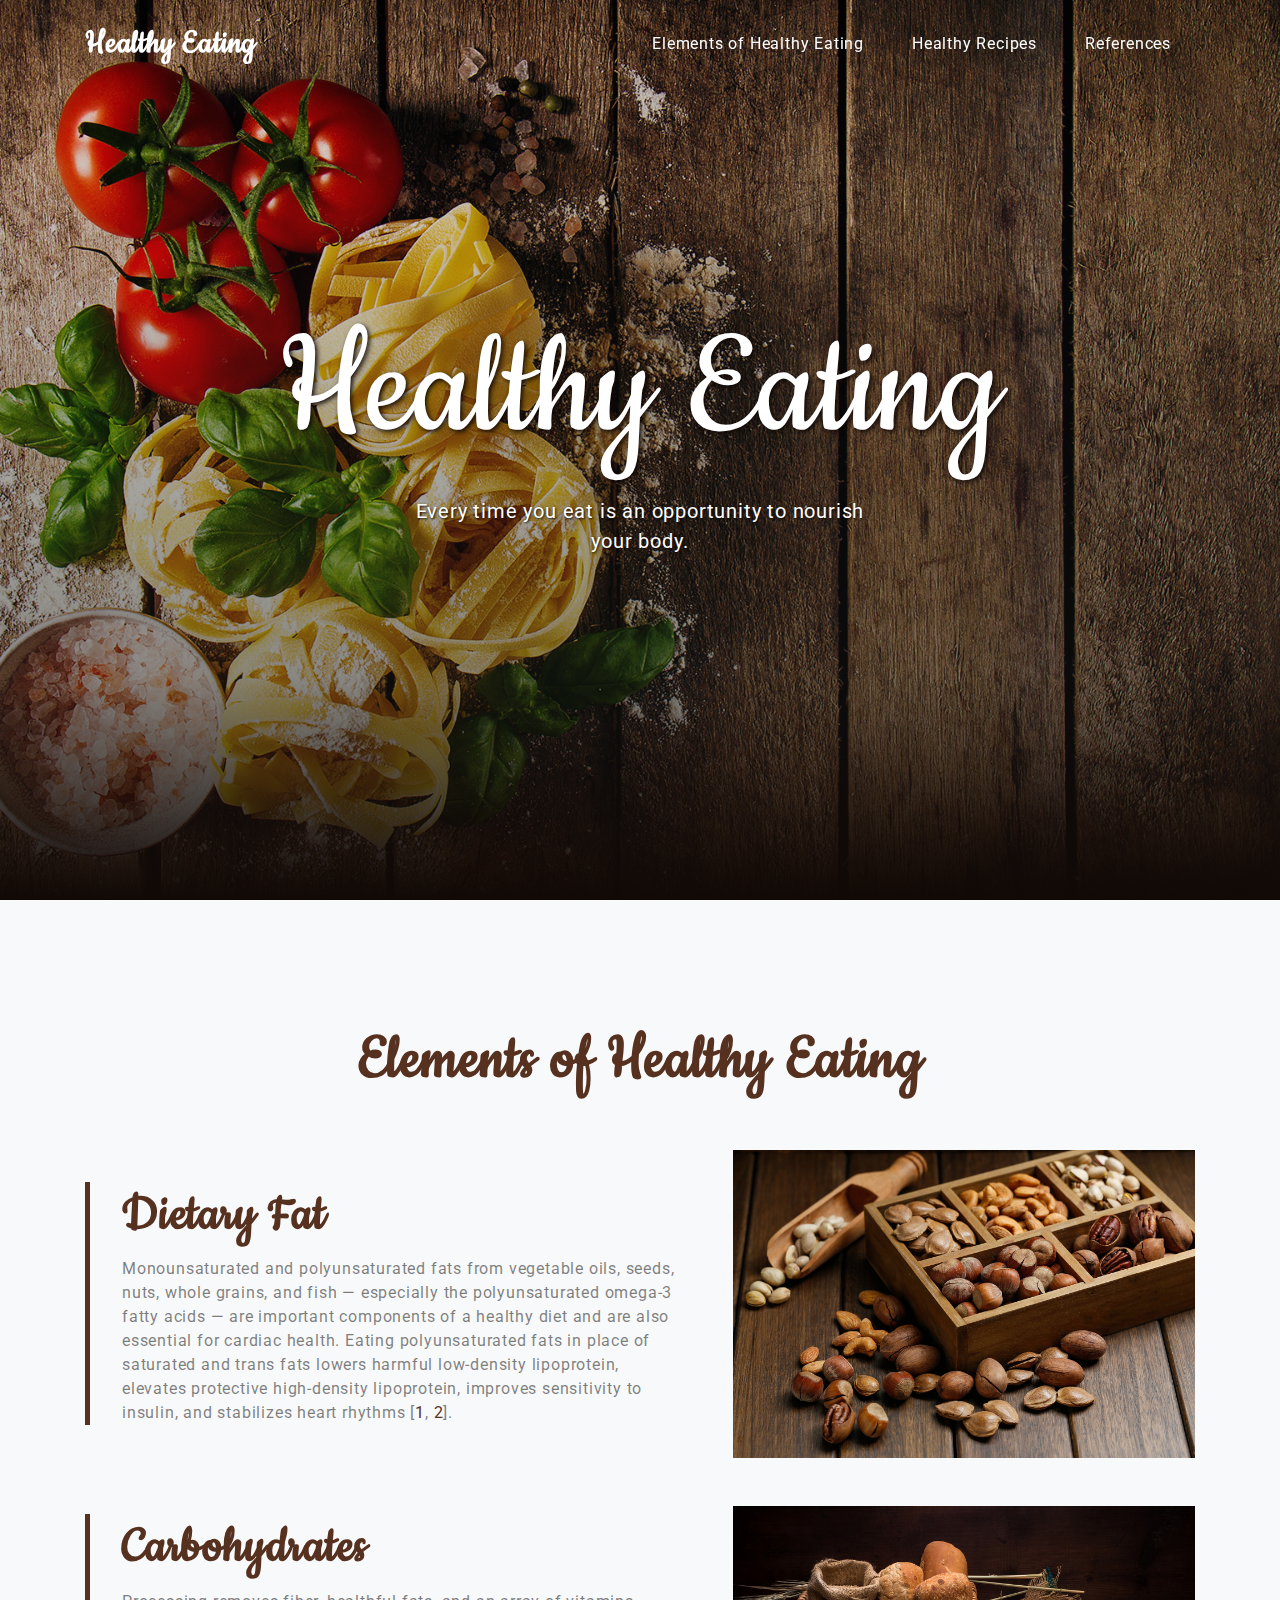
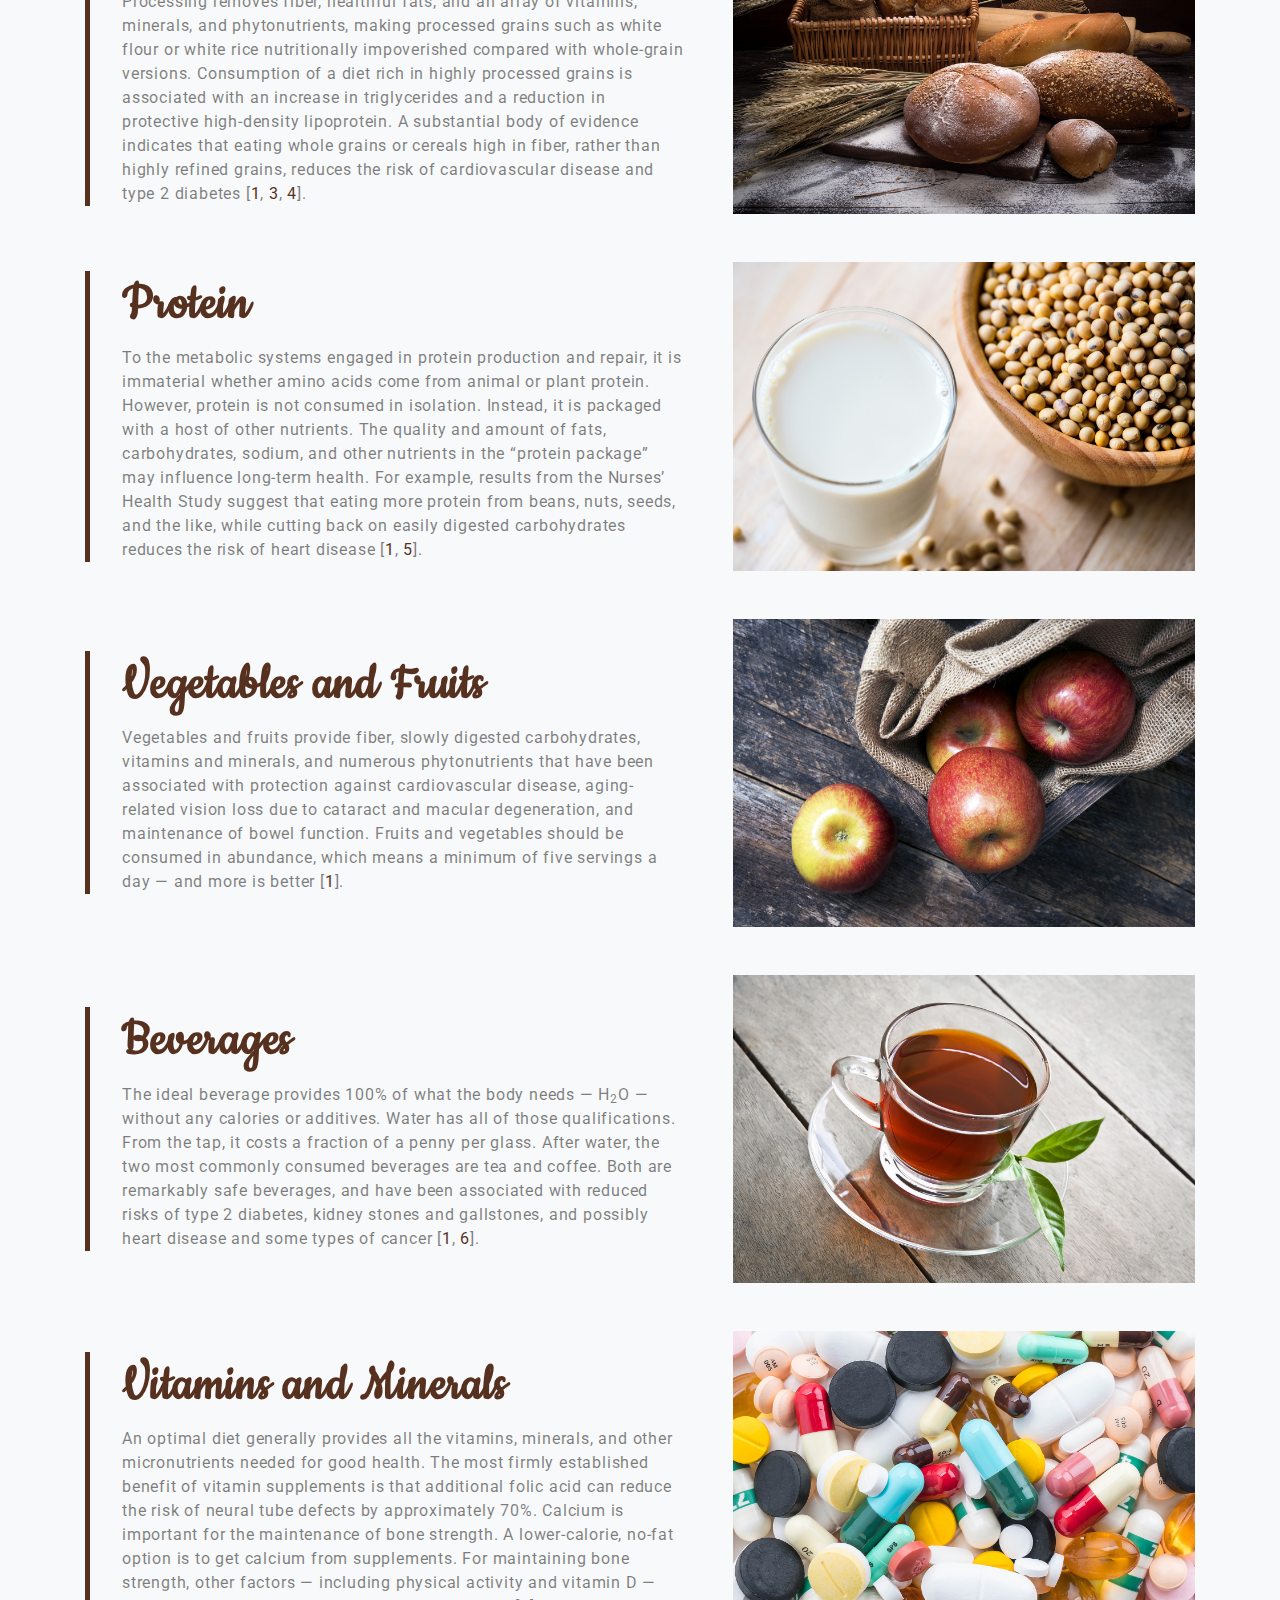
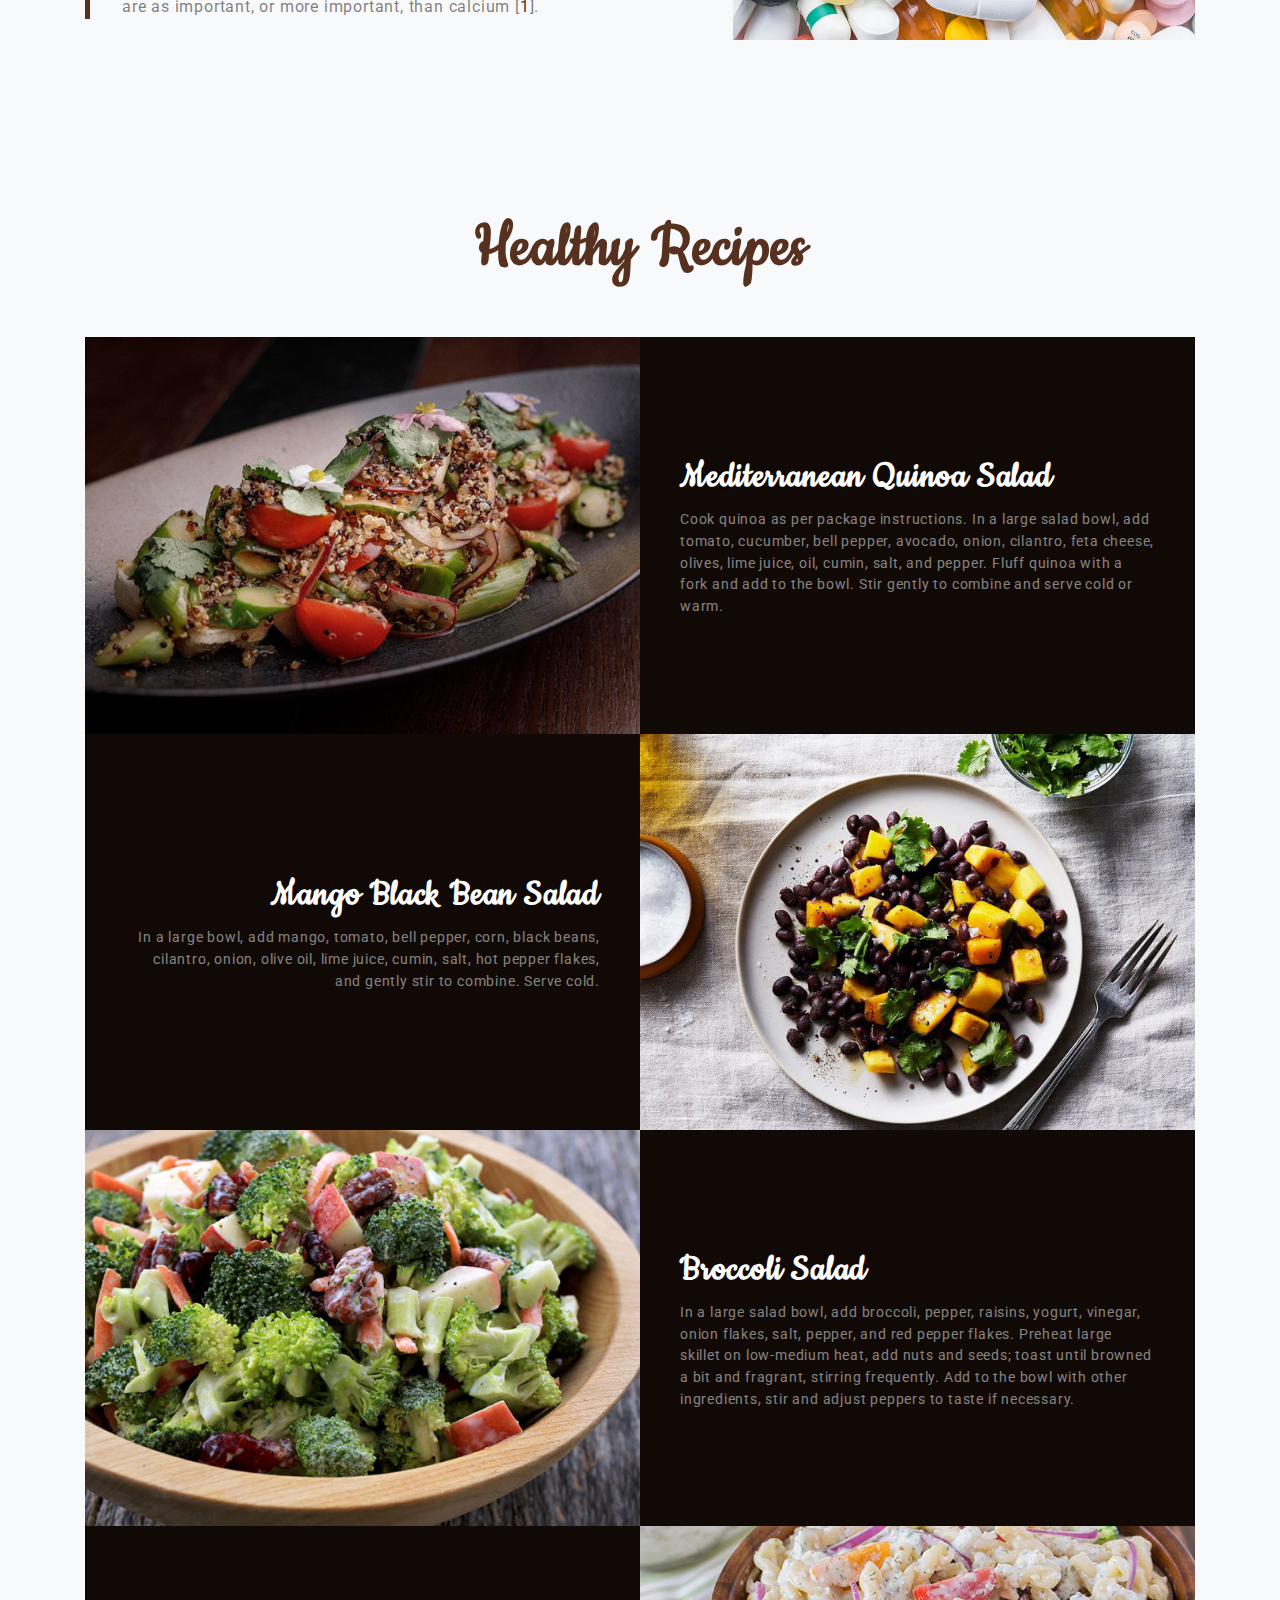
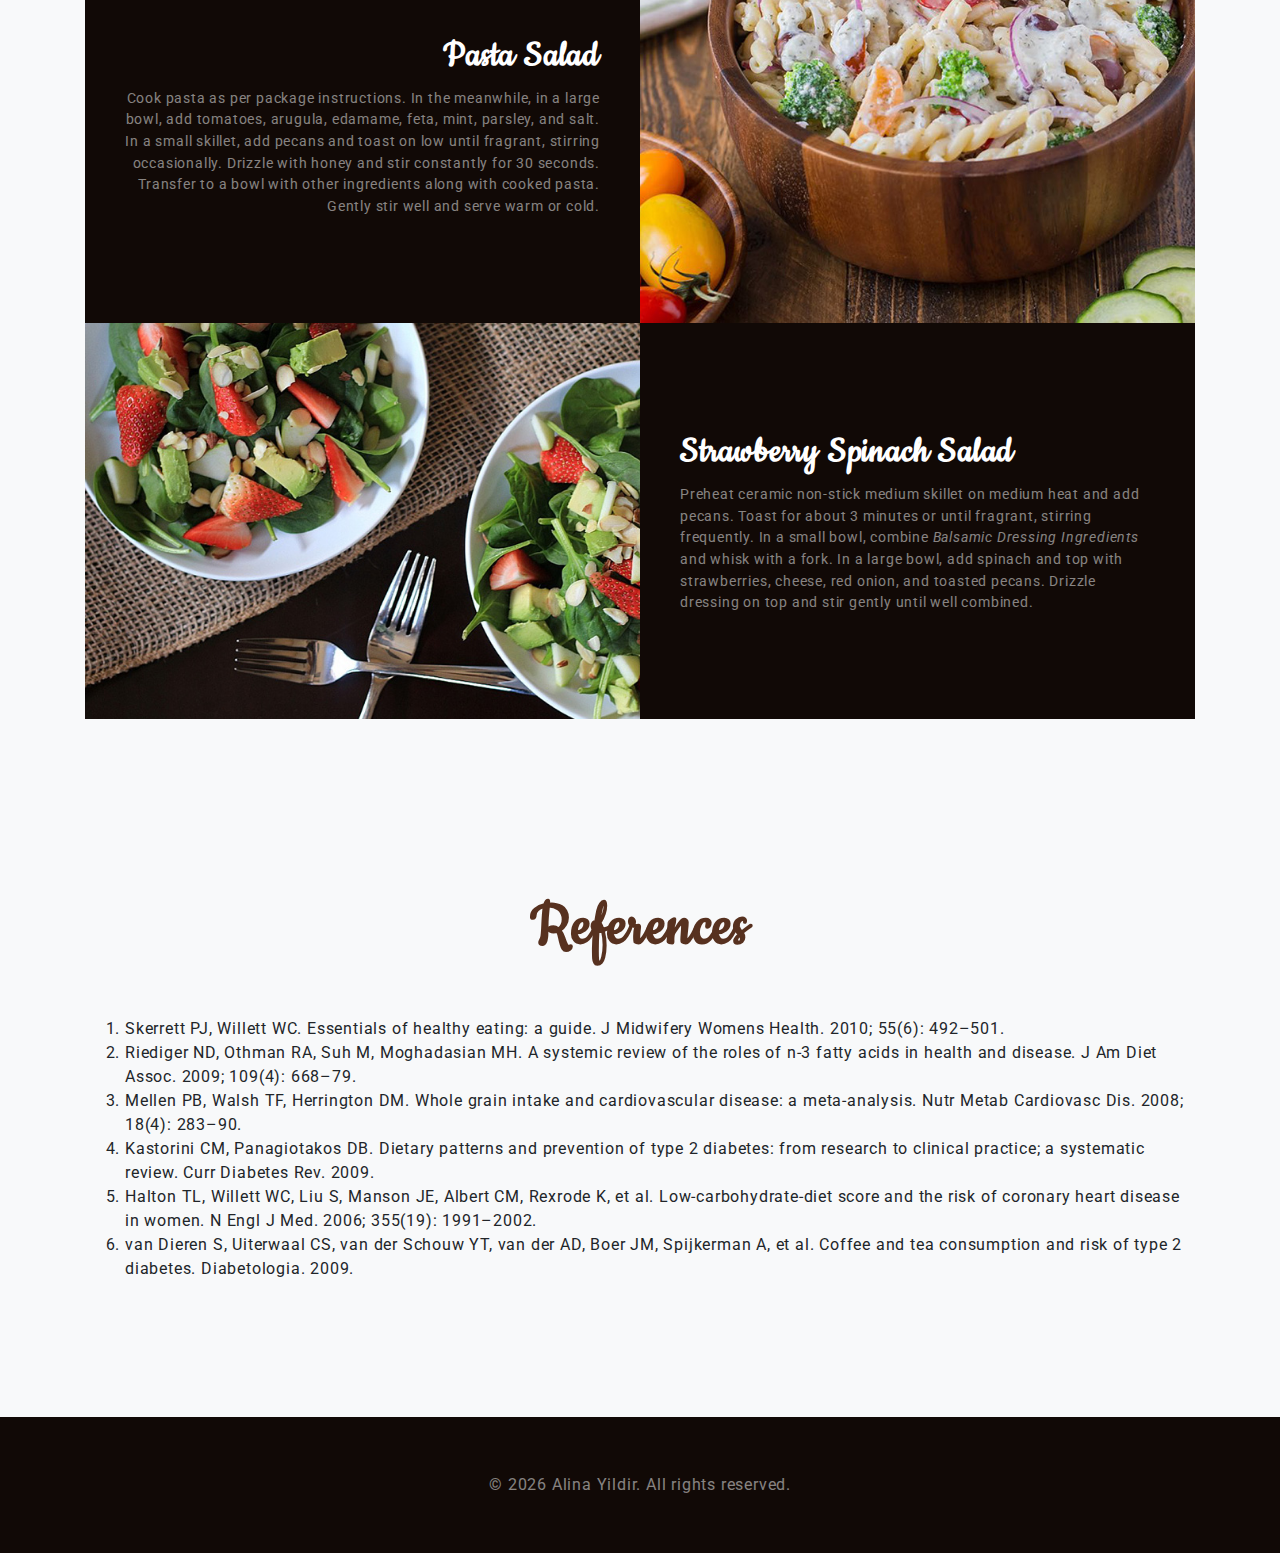
<file: healthy-eating/healthy-eating.html>
﻿<!DOCTYPE html>
<html lang="en">
<head>
<title>Alina Yildir | Healthy Eating</title>
<meta charset="utf-8">
<meta name="viewport" content="width=device-width, initial-scale=1">
<meta name="description" content="HTML, CSS, Bootstrap, JavaScript, Adobe Photoshop">
<meta name="keywords" content="HTML, CSS, Bootstrap, JavaScript, Adobe Photoshop">
<link rel="shortcut icon" href="favicon.ico">
<link rel="stylesheet" href="https://fonts.googleapis.com/css?family=Roboto:300,400,500">
<link rel="stylesheet" href="https://fonts.googleapis.com/css?family=Cookie">
<link rel="stylesheet" href="css/bootstrap.css">
<link rel="stylesheet" href="css/magnific-popup.css">
<link rel="stylesheet" href="css/fontawesome-all.css">
<link rel="stylesheet" href="css/healthy-eating.css">
</head>
<body id="page-top" class="bg-light">
<nav class="navbar navbar-expand-lg navbar-light fixed-top" id="mainNav">
  <div class="container"> <a class="navbar-brand js-scroll-trigger" href="#page-top">Healthy Eating</a>
    <button class="navbar-toggler navbar-toggler-right" type="button" data-toggle="collapse" data-target="#navbarResponsive" aria-controls="navbarResponsive" aria-expanded="false" aria-label="Toggle navigation"> <i class="fas fa-bars"></i> </button>
    <div class="collapse navbar-collapse" id="navbarResponsive">
      <ul class="navbar-nav ml-auto">
        <li class="nav-item"> <a class="nav-link js-scroll-trigger" href="#elements-of-healthy-eating">Elements of Healthy
          Eating</a> </li>
        <li class="nav-item"> <a class="nav-link js-scroll-trigger" href="#healthy-recipes">Healthy Recipes</a> </li>
        <li class="nav-item"> <a class="nav-link js-scroll-trigger" href="#references">References</a> </li>
      </ul>
    </div>
  </div>
</nav>
<header class="masthead">
  <div class="container d-flex h-100 align-items-center">
    <div class="mx-auto text-center">
      <h1>Healthy Eating</h1>
      <p class="mx-auto mt-2 mb-5">Every time you eat is an opportunity to nourish your body.</p>
    </div>
  </div>
</header>
<section id="elements-of-healthy-eating" class="projects-section">
  <div class="container">
    <h2 class="text-center title">Elements of Healthy Eating</h2>
    <div class="row align-items-center no-gutters my-4 my-lg-5">
      <div class="col-lg-7">
        <div class="featured-text text-center text-lg-left">
          <h3>Dietary Fat</h3>
          <p class="text-black-50 mb-0 mr-lg-5">Monounsaturated and polyunsaturated fats from vegetable oils, seeds, nuts, whole grains, and fish — especially the polyunsaturated omega-3 fatty acids — are important components of a healthy diet and are also essential for cardiac health. Eating polyunsaturated fats in place of saturated and trans fats lowers harmful low-density lipoprotein, elevates protective high-density lipoprotein, improves sensitivity to insulin, and stabilizes heart rhythms [<a href="#1">1</a>, <a href="#2">2</a>].</p>
        </div>
      </div>
      <div class="col-lg-5 img-zoom"> <img class="img-fluid" src="img/dietary-fat.jpg" alt="DIETARY FAT"> </div>
    </div>
    <div class="row align-items-center no-gutters my-4 my-lg-5">
      <div class="col-lg-7">
        <div class="featured-text text-center text-lg-left">
          <h3>Carbohydrates</h3>
          <p class="text-black-50 mb-0 mr-lg-5">Processing removes fiber, healthful fats, and an array of vitamins, minerals, and phytonutrients, making processed grains such as white flour or white rice nutritionally impoverished compared with whole-grain versions. Consumption of a diet rich in highly processed grains is associated with an increase in triglycerides and a reduction in protective high-density lipoprotein. A substantial body of evidence indicates that eating whole grains or cereals high in fiber, rather than highly refined grains, reduces the risk of cardiovascular disease and type 2 diabetes [<a href="#1">1</a>, <a href="#3">3</a>, <a href="#4">4</a>].</p>
        </div>
      </div>
      <div class="col-lg-5 img-zoom"> <img class="img-fluid" src="img/carbohydrates.jpg" alt="CARBOHYDRATES"><br>
      </div>
    </div>
    <div class="row align-items-center no-gutters my-4 my-lg-5">
      <div class="col-lg-7">
        <div class="featured-text text-center text-lg-left">
          <h3>Protein</h3>
          <p class="text-black-50 mb-0 mr-lg-5">To the metabolic systems engaged in protein production and repair, it is immaterial whether amino acids come from animal or plant protein. However, protein is not consumed in isolation. Instead, it is packaged with a host of other nutrients. The quality and amount of fats, carbohydrates, sodium, and other nutrients in the “protein package” may influence long-term health. For example, results from the Nurses’ Health Study suggest that eating more protein from beans, nuts, seeds, and the like, while cutting back on easily digested carbohydrates reduces the risk of heart disease [<a href="#1">1</a>, <a href="#5">5</a>].</p>
        </div>
      </div>
      <div class="col-lg-5 img-zoom"> <img class="img-fluid" src="img/protein.jpg" alt="PROTEIN"> </div>
    </div>
    <div class="row align-items-center no-gutters my-4 my-lg-5">
      <div class="col-lg-7">
        <div class="featured-text text-center text-lg-left">
          <h3>Vegetables and Fruits</h3>
          <p class="text-black-50 mb-0 mr-lg-5">Vegetables and fruits provide fiber, slowly digested carbohydrates, vitamins and minerals, and numerous phytonutrients that have been associated with protection against cardiovascular disease, aging-related vision loss due to cataract and macular degeneration, and maintenance of bowel function. Fruits and vegetables should be consumed in abundance, which means a minimum of five servings a day — and more is better [<a href="#1">1</a>].</p>
        </div>
      </div>
      <div class="col-lg-5 img-zoom"> <img class="img-fluid" src="img/vegetables-and-fruits.jpg" alt="VEGETABLES AND FRUITS"> </div>
    </div>
    <div class="row align-items-center no-gutters my-4 my-lg-5">
      <div class="col-lg-7">
        <div class="featured-text text-center text-lg-left">
          <h3>Beverages</h3>
          <p class="text-black-50 mb-0 mr-lg-5">The ideal beverage provides 100% of what the body needs — H<sub>2</sub>O — without any calories or additives. Water has all of those qualifications. From the tap, it costs a fraction of a penny per glass. After water, the two most commonly consumed beverages are tea and coffee. Both are remarkably safe beverages, and have been associated with reduced risks of type 2 diabetes, kidney stones and gallstones, and possibly heart disease and some types of cancer [<a href="#1">1</a>, <a href="#6">6</a>].</p>
        </div>
      </div>
      <div class="col-lg-5 img-zoom"> <img class="img-fluid" src="img/beverages.jpg" alt="BEVERAGES"> </div>
    </div>
    <div class="row align-items-center no-gutters my-4 my-lg-5">
      <div class="col-lg-7">
        <div class="featured-text text-center text-lg-left">
          <h3>Vitamins and Minerals</h3>
          <p class="text-black-50 mb-0 mr-lg-5">An optimal diet generally provides all the vitamins, minerals, and other micronutrients needed for good health. The most firmly established benefit of vitamin supplements is that additional folic acid can reduce the risk of neural tube defects by approximately 70%. Calcium is important for the maintenance of bone strength. A lower-calorie, no-fat option is to get calcium from supplements. For maintaining bone strength, other factors — including physical activity and vitamin D — are as important, or more important, than calcium [<a href="#1">1</a>].</p>
        </div>
      </div>
      <div class="col-lg-5 img-zoom"> <img class="img-fluid" src="img/vitamins-and-minerals.jpg" alt="VITAMINS AND MINERALS"> </div>
    </div>
  </div>
</section>
<section id="healthy-recipes" class="projects-section">
  <div class="container">
    <h2 class="text-center title">Healthy Recipes</h2>
    <div class="my-4 my-lg-5">
      <div class="row justify-content-center no-gutters mb-5 mb-lg-0">
        <div class="col-lg-6 gallery-overlay">
          <div class="wrapper"> <a href="#mediterranean-quinoa-salad"> <img class="img-fluid" src="img/mediterranean-quinoa-salad.jpg" alt="Mediterranean Quinoa Salad">
            <div class="textbox">
              <p>View ingredients...</p>
            </div>
            </a> </div>
        </div>
        <div class="col-lg-6">
          <div class="bg-black text-center h-100 project">
            <div class="d-flex h-100">
              <div class="project-text w-100 my-auto text-center text-lg-left">
                <h4 class="text-white">Mediterranean Quinoa Salad</h4>
                <p class="mb-0 text-white-50">Cook quinoa as per package instructions. In a large salad bowl, add tomato, cucumber, bell pepper, avocado, onion, cilantro, feta cheese, olives, lime juice, oil, cumin, salt, and pepper. Fluff quinoa with a fork and add to the bowl. Stir gently to combine and serve cold or warm.</p>
              </div>
            </div>
          </div>
        </div>
      </div>
      <div class="row justify-content-center no-gutters mb-5 mb-lg-0">
        <div class="col-lg-6  gallery-overlay">
          <div class="wrapper"> <a href="#mango-black-bean-salad"> <img class="img-fluid" src="img/mango-black-bean-salad.jpg" alt="Mango Black Bean Salad">
            <div class="textbox">
              <p>View ingredients...</p>
            </div>
            </a> </div>
        </div>
        <div class="col-lg-6 order-lg-first">
          <div class="bg-black text-center h-100 project">
            <div class="d-flex h-100">
              <div class="project-text w-100 my-auto text-center text-lg-right">
                <h4 class="text-white">Mango Black Bean Salad</h4>
                <p class="mb-0 text-white-50">In a large bowl, add mango, tomato, bell pepper, corn, black beans, cilantro, onion, olive oil, lime juice, cumin, salt, hot pepper flakes, and gently stir to combine. Serve cold.</p>
              </div>
            </div>
          </div>
        </div>
      </div>
      <div class="row justify-content-center no-gutters mb-5 mb-lg-0">
        <div class="col-lg-6 gallery-overlay">
          <div class="wrapper"> <a href="#broccoli-salad"> <img class="img-fluid" src="img/broccoli-salad.jpg" alt="Broccoli Salad">
            <div class="textbox">
              <p>View ingredients...</p>
            </div>
            </a> </div>
        </div>
        <div class="col-lg-6">
          <div class="bg-black text-center h-100 project">
            <div class="d-flex h-100">
              <div class="project-text w-100 my-auto text-center text-lg-left">
                <h4 class="text-white">Broccoli Salad</h4>
                <p class="mb-0 text-white-50">In a large salad bowl, add broccoli, pepper, raisins, yogurt, vinegar, onion flakes, salt, pepper, and red pepper flakes. Preheat large skillet on low-medium heat, add nuts and seeds; toast until browned a bit and fragrant, stirring frequently. Add to the bowl with other ingredients, stir and adjust peppers to taste if necessary.</p>
              </div>
            </div>
          </div>
        </div>
      </div>
      <div class="row justify-content-center no-gutters mb-5 mb-lg-0">
        <div class="col-lg-6 gallery-overlay">
          <div class="wrapper"> <a href="#pasta-salad"> <img class="img-fluid" src="img/pasta-salad.jpg" alt="Pasta Salad">
            <div class="textbox">
              <p>View ingredients...</p>
            </div>
            </a> </div>
        </div>
        <div class="col-lg-6 order-lg-first">
          <div class="bg-black text-center h-100 project">
            <div class="d-flex h-100">
              <div class="project-text w-100 my-auto text-center text-lg-right">
                <h4 class="text-white">Pasta Salad</h4>
                <p class="mb-0 text-white-50">Cook pasta as per package instructions. In the meanwhile, in a large bowl, add tomatoes, arugula, edamame, feta, mint, parsley, and salt. In a small skillet, add pecans and toast on low until fragrant, stirring occasionally. Drizzle with honey and stir constantly for 30 seconds. Transfer to a bowl with other ingredients along with cooked pasta. Gently stir well and serve warm or cold.</p>
              </div>
            </div>
          </div>
        </div>
      </div>
      <div class="row justify-content-center no-gutters mb-5 mb-lg-0">
        <div class="col-lg-6 gallery-overlay">
          <div class="wrapper"> <a href="#strawberry-spinach-salad"> <img class="img-fluid" src="img/strawberry-spinach-salad.jpg" alt="Strawberry Spinach Salad">
            <div class="textbox">
              <p>View ingredients...</p>
            </div>
            </a> </div>
        </div>
        <div class="col-lg-6">
          <div class="bg-black text-center h-100 project">
            <div class="d-flex h-100">
              <div class="project-text w-100 my-auto text-center text-lg-left">
                <h4 class="text-white">Strawberry Spinach Salad</h4>
                <p class="mb-0 text-white-50">Preheat ceramic non-stick medium skillet on medium heat and add pecans. Toast for about 3 minutes or until fragrant, stirring frequently. In a small bowl, combine <i>Balsamic Dressing Ingredients</i> and whisk with a fork. In a large bowl, add spinach and top with strawberries, cheese, red onion, and toasted pecans. Drizzle dressing on top and stir gently until well combined.</p>
              </div>
            </div>
          </div>
        </div>
      </div>
    </div>
  </div>
</section>
<div id="mediterranean-quinoa-salad" class="popup-modal mfp-hide">
  <div class="description-box">
    <h3 class="text-center">Ingredients</h3>
    <p class="text-center">1 cup quinoa, dry<br>
      1 medium tomato, chopped<br>
      0.5 long English cucumber, chopped<br>
      1 large bell pepper, chopped<br>
      2 large avocado, chopped<br>
      0.25 cup red onion, minced<br>
      0.5 cup parsley or cilantro, finely chopped<br>
      0.5 cup feta cheese, crumbled<br>
      20 Kalamata olives, pitted<br>
      3 tbsp olive oil, extra virgin<br>
      1 lemon or lime, juice of<br>
      1 tbsp cumin, ground<br>
      0.5 tsp salt<br>
      ground black pepper, to taste</p>
  </div>
  <div class="link-box"> <a class="description-box-close">Close</a> </div>
</div>
<div id="mango-black-bean-salad" class="popup-modal mfp-hide">
  <div class="description-box">
    <h3 class="text-center">Ingredients</h3>
    <p class="text-center">2 medium or 3 Ataulfo mango, chopped<br>
      1 large tomato, chopped<br>
      1 large bell pepper, chopped<br>
      1 cup corn, cooked or frozen (thawed)<br>
      19 oz can black beans, rinsed and drained<br>
      0.5 cup cilantro, finely chopped<br>
      2 tbsp red onion, minced<br>
      2 tbsp olive oil, extra virgin<br>
      1 lime, juice of<br>
      2 tsp cumin, ground<br>
      0.5 tsp salt<br>
      hot chili pepper flakes, to taste</p>
  </div>
  <div class="link-box"> <a class="description-box-close">Close</a> </div>
</div>
<div id="broccoli-salad" class="popup-modal mfp-hide">
  <div class="description-box">
    <h3 class="text-center">Ingredients</h3>
    <p class="text-center">1 lb broccoli, chopped<br>
      1 small bell pepper, diced<br>
      0.5 cup raisins or dried cranberries (unsweetened)<br>
      0.5 cup favorite nuts, chopped<br>
      0.5 cup pumpkin or sunflower seeds<br>
      1 cup plain yogurt (2%+ fat)<br>
      1 tbsp apple cider vinegar<br>
      1.5 tbsp onion flakes or powder<br>
      0.5 tsp salt<br>
      ground black pepper, to taste<br>
      red pepper flakes, to taste</p>
  </div>
  <div class="link-box"> <a class="description-box-close">Close</a> </div>
</div>
<div id="pasta-salad" class="popup-modal mfp-hide">
  <div class="description-box">
    <h3 class="text-center">Ingredients</h3>
    <p class="text-center">2 cups brown rice pasta, uncooked<br>
      2 cups grape tomatoes, sliced in halves<br>
      2 handfuls arugula<br>
      1 cup edamame, shelled<br>
      0.25 cup mint, finely chopped<br>
      0.25 cup parsley, finely chopped<br>
      0.25 tsp salt<br>
      1 cup pecans<br>
      1 - 2 tbsp honey or maple syrup</p>
  </div>
  <div class="link-box"> <a class="description-box-close">Close</a> </div>
</div>
<div id="strawberry-spinach-salad" class="popup-modal mfp-hide">
  <div class="description-box">
    <h3 class="text-center">Ingredients</h3>
    <p class="text-center"><i>Strawberry Spinach Salad:</i><br>
      1 lb strawberries, hulled and sliced in halves (quarters)<br>
      3 oz goat or feta cheese, crumbled<br>
      0.25 cup (to taste) red onion, thinly sliced<br>
      1.5 cups pecans<br>
      11 oz box baby spinach</p>
    <p class="text-center"><i>Balsamic Dressing:</i><br>
      0.25 cup extra virgin olive oil<br>
      2 tbsp maple syrup<br>
      2 tbsp balsamic vinegar<br>
      1 tbsp soy sauce</p>
  </div>
  <div class="link-box"> <a class="description-box-close">Close</a> </div>
</div>
<section id="references" class="projects-section">
  <div class="container">
    <h2 class="text-center title">References</h2>
    <div class="pb-5 my-4 my-lg-5">
      <ol>
        <li id="1">Skerrett PJ, Willett WC. Essentials of healthy eating: a guide. J Midwifery Womens Health. 2010; 55(6): 492–501.</li>
        <li id="2">Riediger ND, Othman RA, Suh M, Moghadasian MH. A systemic review of the roles of n-3 fatty acids in health and disease. J Am Diet Assoc. 2009; 109(4): 668–79.</li>
        <li id="3">Mellen PB, Walsh TF, Herrington DM. Whole grain intake and cardiovascular disease: a meta-analysis. Nutr Metab Cardiovasc Dis. 2008; 18(4): 283–90.</li>
        <li id="4">Kastorini CM, Panagiotakos DB. Dietary patterns and prevention of type 2 diabetes: from research to clinical practice; a systematic review. Curr Diabetes Rev. 2009.</li>
        <li id="5">Halton TL, Willett WC, Liu S, Manson JE, Albert CM, Rexrode K, et al. Low-carbohydrate-diet score and the risk of coronary heart disease in women. N Engl J Med. 2006; 355(19): 1991–2002.</li>
        <li id="6">van Dieren S, Uiterwaal CS, van der Schouw YT, van der AD, Boer JM, Spijkerman A, et al. Coffee and tea consumption and risk of type 2 diabetes. Diabetologia. 2009.</li>
      </ol>
    </div>
    <br>
  </div>
</section>
<footer class="bg-black text-center text-white-50">
  <div class="container"> &#169;&nbsp;<script>
                document.write(new Date().getFullYear())
            </script> Alina Yildir. All rights reserved. </div>
</footer>
<script src="js/jquery.js"></script> 
<script src="js/bootstrap.bundle.js"></script> 
<script src="js/jquery.easing.js"></script> 
<script src="js/magnific-popup.js"></script> 
<script src="js/healthy-eating.js"></script>
</body>
</html>
</file>
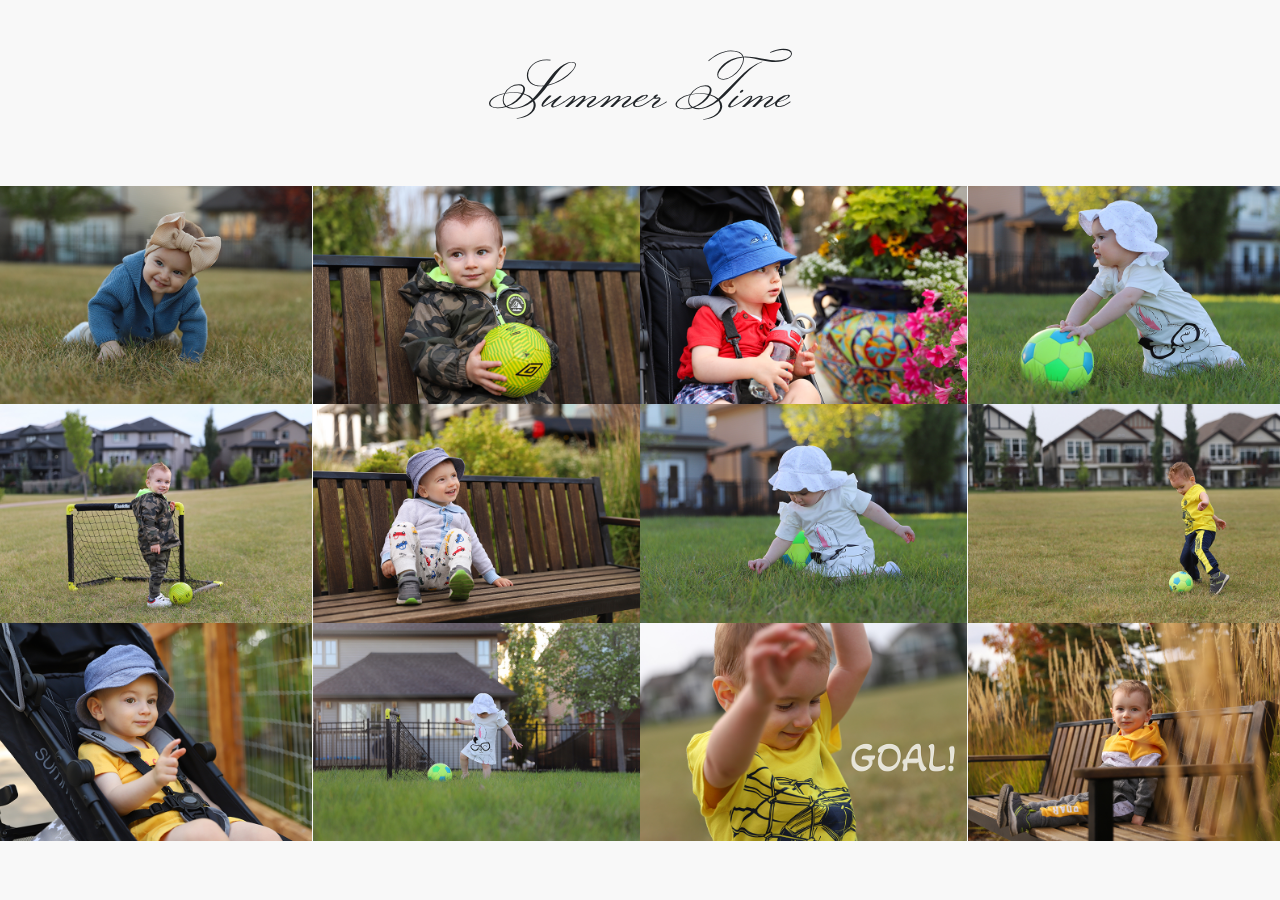
<file: image-gallery/image-gallery.html>
<!DOCTYPE html>
<html lang="en">
<head>
<title>Alina Yildir | Image Gallery</title>
<meta charset="utf-8">
<meta name="viewport" content="width=device-width, initial-scale=1">
<meta name="description" content="HTML, CSS, Adobe Photoshop">
<meta name="keywords" content="HTML, CSS, Adobe Photoshop">
<link rel="shortcut icon" href="favicon.ico">
<link rel="stylesheet" href="https://fonts.googleapis.com/css?family=Roboto:300,400,500">
<link rel="stylesheet" href="https://fonts.googleapis.com/css?family=Monsieur+La+Doulaise">
<link rel="stylesheet" href="css/bootstrap.css">
<link rel="stylesheet" href="css/swipebox.css">
<link rel="stylesheet" href="css/image-gallery.css">
</head>
<body>
<div class="row">
  <div class="offset-2 col-8 offset-sm-2 col-sm-8 offset-md-2 col-md-8 offset-lg-3 col-lg-6">
    <h1 class="section-title">Summer Time</h1>
  </div>
</div>
<div class="row">
  <div class="col-12 col-sm-6 col-md-4 col-lg-3 gallery-grid gallery-overlay"> <a href="img/summer-time-1.jpg" class="swipebox" title="Almila, Edmonton"> <img src="img/summer-time-1.jpg" class="img-fluid" alt="Almila, Edmonton">
    <div class="textbox">
      <p>Almila, Edmonton</p>
    </div>
    </a> </div>
  <div class="col-12 col-sm-6 col-md-4 col-lg-3 gallery-grid gallery-overlay"> <a href="img/summer-time-2.jpg" class="swipebox" title="Altan, Edmonton"><img src="img/summer-time-2.jpg" class="img-fluid" alt="Altan, Edmonton">
    <div class="textbox">
      <p>Altan, Edmonton</p>
    </div>
    </a> </div>
  <div class="col-12 col-sm-6 col-md-4 col-lg-3 gallery-grid gallery-overlay"> <a href="img/summer-time-3.jpg" class="swipebox" title="Altan, Edmonton"><img src="img/summer-time-3.jpg" class="img-fluid" alt="Altan, Edmonton">
    <div class="textbox">
      <p>Altan, Edmonton</p>
    </div>
    </a> </div>
  <div class="col-12 col-sm-6 col-md-4 col-lg-3 gallery-grid gallery-overlay"> <a href="img/summer-time-4.jpg" class="swipebox" title="Almila, Edmonton"><img src="img/summer-time-4.jpg" class="img-fluid" alt="Almila, Edmonton">
    <div class="textbox">
      <p>Almila, Edmonton</p>
    </div>
    </a> </div>
  <div class="col-12 col-sm-6 col-md-4 col-lg-3 gallery-grid gallery-overlay"> <a href="img/summer-time-5.jpg" class="swipebox" title="Altan, Edmonton"><img src="img/summer-time-5.jpg" class="img-fluid" alt="Altan, Edmonton">
    <div class="textbox">
      <p>Altan, Edmonton</p>
    </div>
    </a> </div>
  <div class="col-12 col-sm-6 col-md-4 col-lg-3 gallery-grid gallery-overlay"> <a href="img/summer-time-6.jpg" class="swipebox" title="Altan, Edmonton"><img src="img/summer-time-6.jpg" class="img-fluid" alt="Altan, Edmonton">
    <div class="textbox">
      <p>Altan, Edmonton</p>
    </div>
    </a> </div>
  <div class="col-12 col-sm-6 col-md-4 col-lg-3 gallery-grid gallery-overlay"> <a href="img/summer-time-7.jpg" class="swipebox" title="Almila, Edmonton"><img src="img/summer-time-7.jpg" class="img-fluid" alt="Almila, Edmonton">
    <div class="textbox">
      <p>Almila, Edmonton</p>
    </div>
    </a> </div>
  <div class="col-12 col-sm-6 col-md-4 col-lg-3 gallery-grid gallery-overlay"> <a href="img/summer-time-8.jpg" class="swipebox" title="Altan, Edmonton"><img src="img/summer-time-8.jpg" class="img-fluid" alt="Altan, Edmonton">
    <div class="textbox">
      <p>Altan, Edmonton</p>
    </div>
    </a> </div>
  <div class="col-12 col-sm-6 col-md-4 col-lg-3 gallery-grid gallery-overlay"> <a href="img/summer-time-9.jpg" class="swipebox" title="Altan, Edmonton"><img src="img/summer-time-9.jpg" class="img-fluid" alt="Altan, Edmonton">
    <div class="textbox">
      <p>Altan, Edmonton</p>
    </div>
    </a> </div>
  <div class="col-12 col-sm-6 col-md-4 col-lg-3 gallery-grid gallery-overlay"> <a href="img/summer-time-10.jpg" class="swipebox" title="Almila, Edmonton"><img src="img/summer-time-10.jpg" class="img-fluid" alt="Almila, Edmonton">
    <div class="textbox">
      <p>Almila, Edmonton</p>
    </div>
    </a> </div>
  <div class="col-12 col-sm-6 col-md-4 col-lg-3 gallery-grid gallery-overlay"> <a href="img/summer-time-11.jpg" class="swipebox" title="Altan, Edmonton"><img src="img/summer-time-11.jpg" class="img-fluid" alt="Altan, Edmonton">
    <div class="textbox">
      <p>Altan, Edmonton</p>
    </div>
    </a> </div>
  <div class="col-12 col-sm-6 col-md-4 col-lg-3 gallery-grid gallery-overlay"> <a href="img/summer-time-12.jpg" class="swipebox" title="Altan, Edmonton"><img src="img/summer-time-12.jpg" class="img-fluid" alt="Altan, Edmonton">
    <div class="textbox">
      <p>Altan, Edmonton</p>
    </div>
    </a> </div>
</div>
<script src="js/jquery.js"></script> 
<script src="js/jquery.swipebox.js"></script> 
<script>
    $(".swipebox").swipebox();
</script> 
<script src="js/bootstrap.js"></script>
</body>
</html>
</file>
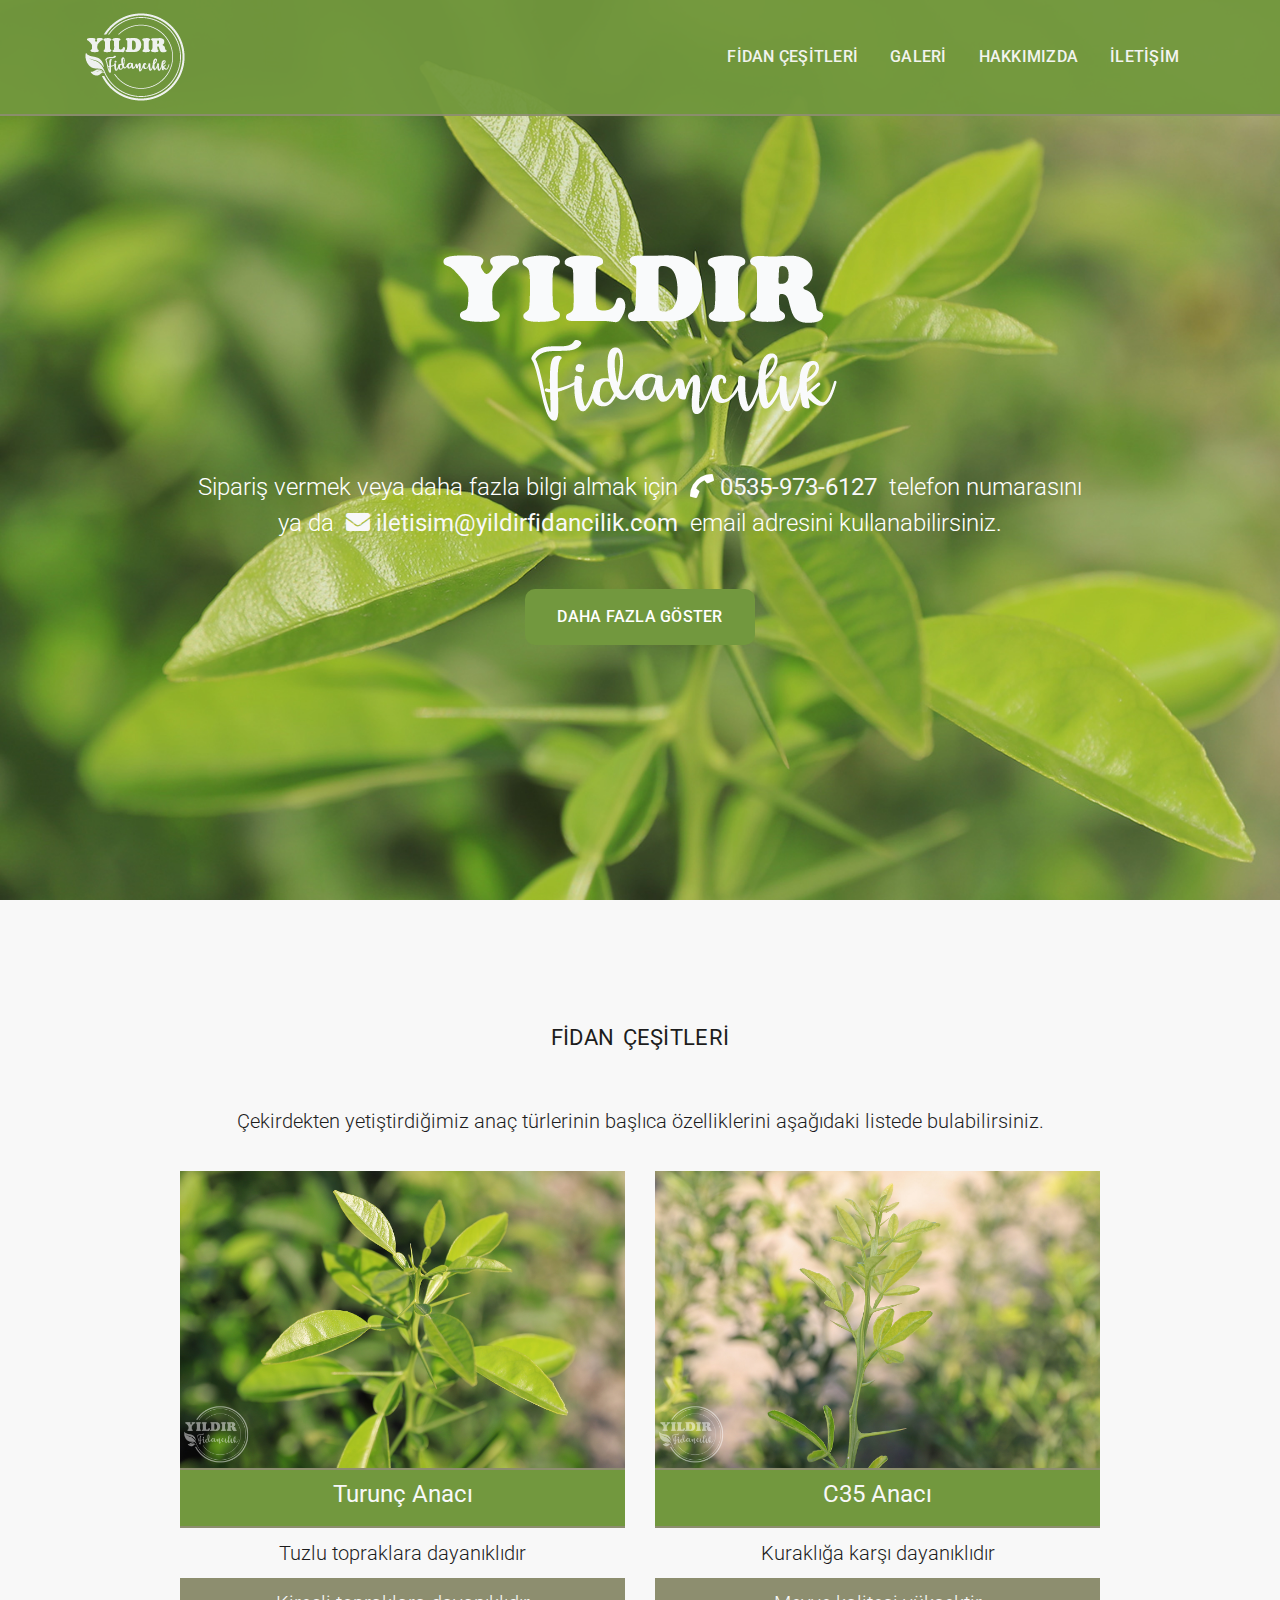
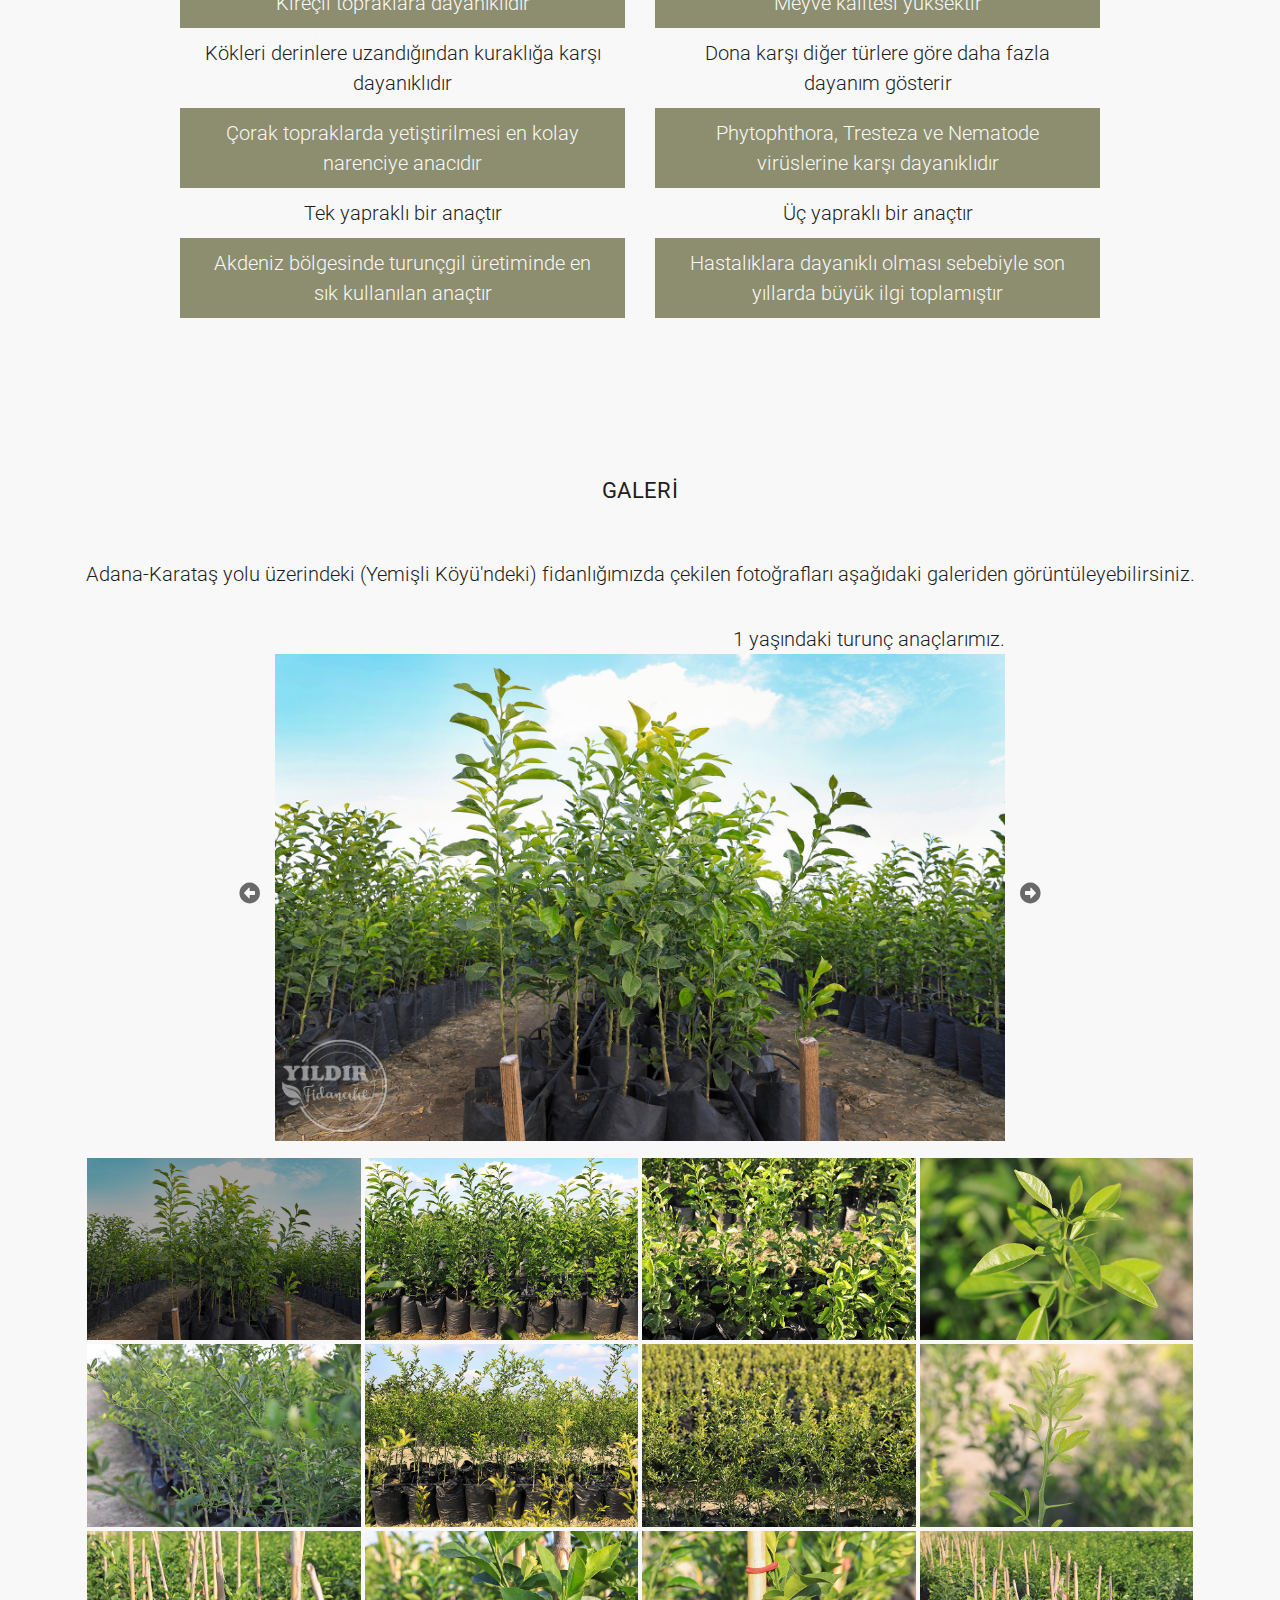
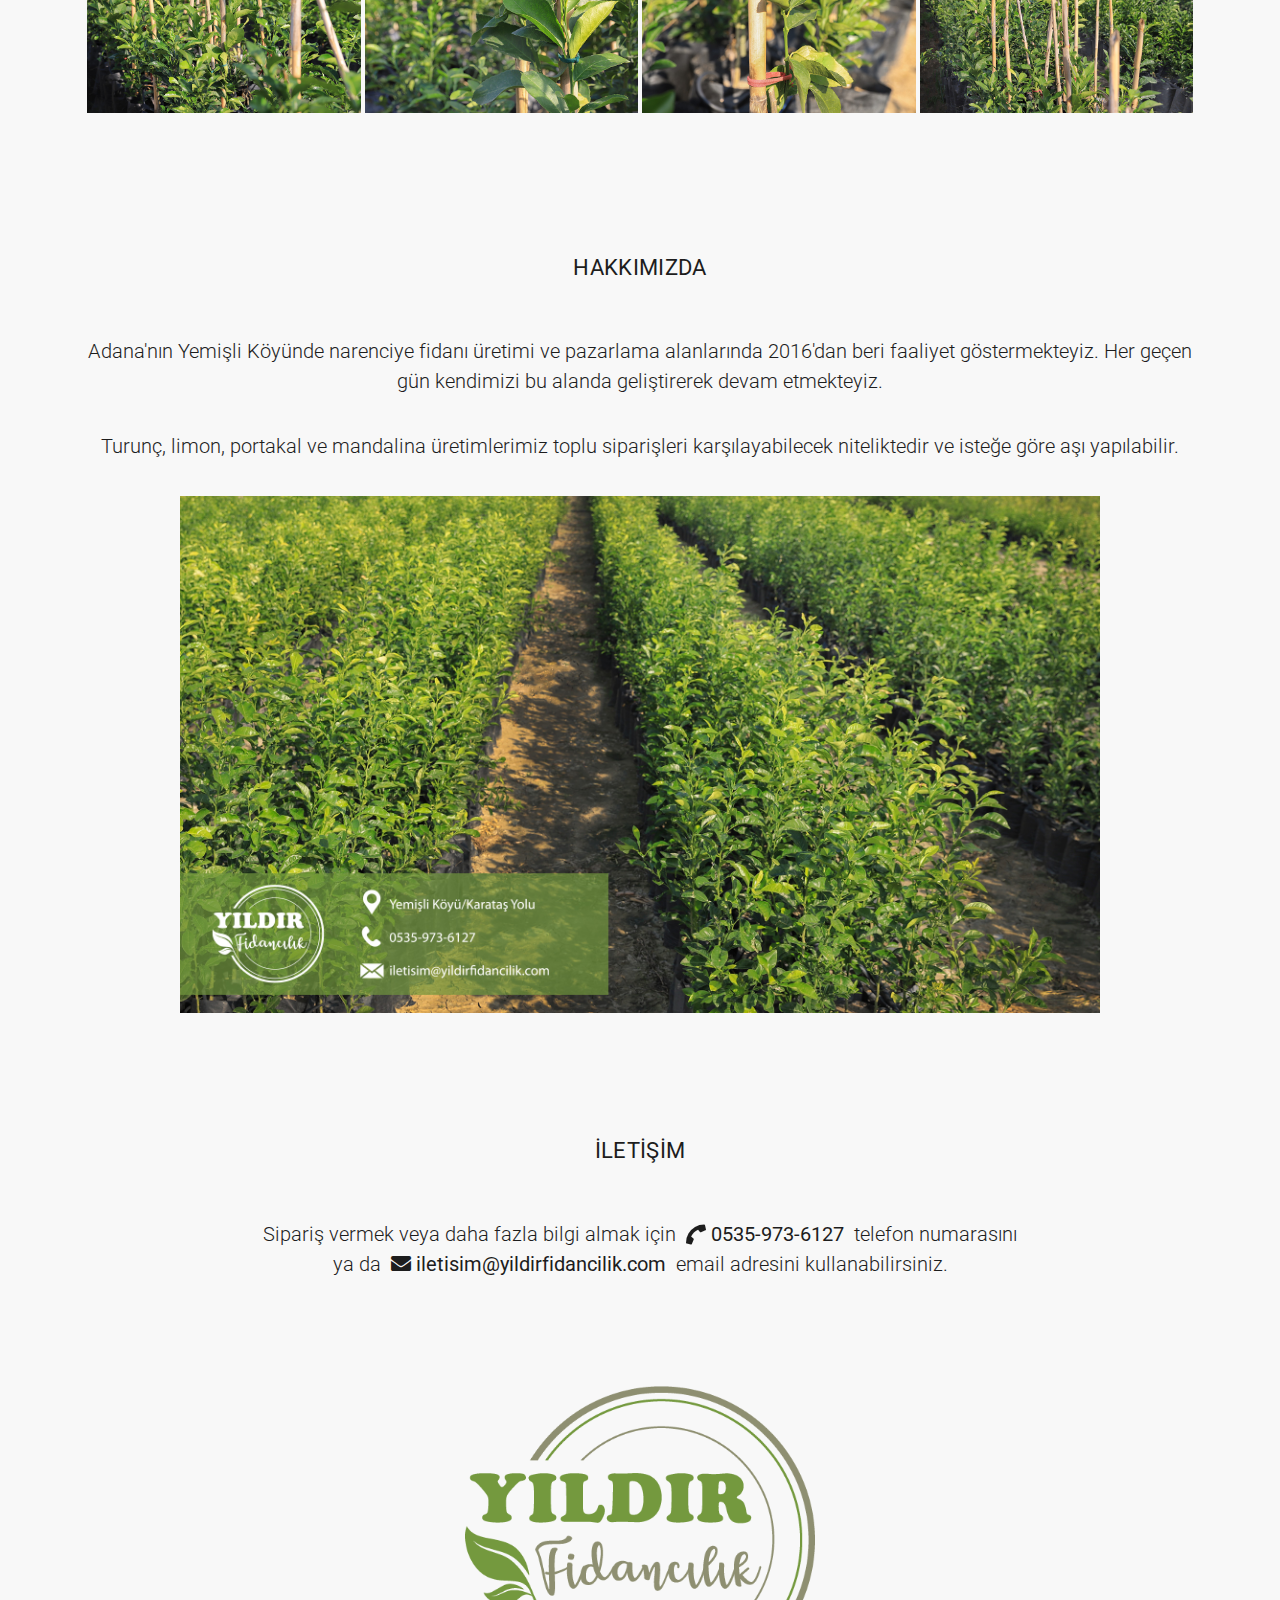
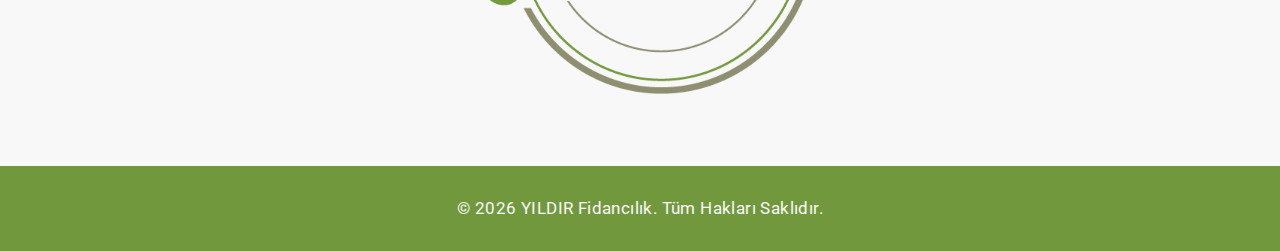
<file: lemon-garden/lemon-garden.html>
﻿<!DOCTYPE html>
<html lang="tr">
<head>
<title>Yıldır Fidancılık | Karataş Yolu | Limon ve Turunç Fidanları</title>
<meta charset="utf-8">
<meta name="viewport" content="width=device-width, initial-scale=1">
<meta name="description" content="Turunç, Limon, Narenciye Fidanları ve Anaçları (Turunç ve C35) Karataş yolu Yemişli Köyü Hasan Yıldır 05359736127. İsteğe göre aşı yapılır.">
<meta name="keywords" content="Fidan, Karataş, Limon, Turunç, C35, Narenciye, Anaç, Portakal, Mandalina, Aşı">
<link rel="shortcut icon" href="favicon.ico">
<link rel="stylesheet" href="https://fonts.googleapis.com/css?family=Roboto:300,400,500">
<link rel="stylesheet" href="css/bootstrap.css">
<link rel="stylesheet" href="css/fontawesome-all.css">
<link rel="stylesheet" href="css/lemon-garden.css">
</head>
<body id="ANASAYFA">
<nav class="navbar navbar-expand-lg navbar-light fixed-top" id="mainNav">
  <div class="container"> <a class="navbar-brand js-scroll-trigger" href="#ANASAYFA" id="karatas-fidan-logo"><img src="img/karatas-fidan-logo-1.png" class="img-fluid" alt="Yıldır Fidancılık Logo"></a>
    <button class="navbar-toggler navbar-toggler-right" type="button" data-toggle="collapse" data-target="#navbarResponsive" aria-controls="navbarResponsive" aria-expanded="false" aria-label="Toggle navigation"> <i class="fas fa-bars"></i> </button>
    <div class="collapse navbar-collapse" id="navbarResponsive">
      <ul class="navbar-nav ml-auto">
        <li class="nav-item"><a class="nav-link js-scroll-trigger" href="#FIDAN-CESITLERI">FİDAN ÇEŞİTLERİ</a></li>
        <li class="nav-item"><a class="nav-link js-scroll-trigger" href="#GALERI">GALERİ</a></li>
        <li class="nav-item"><a class="nav-link js-scroll-trigger" href="#HAKKIMIZDA">HAKKIMIZDA</a></li>
        <li class="nav-item"><a class="nav-link js-scroll-trigger" href="#ILETISIM">İLETİŞİM</a></li>
      </ul>
    </div>
  </div>
</nav>
<header class="masthead text-center text-white d-flex">
  <div class="container my-auto">
    <div class="row">
      <div class="col-lg-10 mx-auto"> <img src="img/karatas-fidan-logo-2.png" class="img-fluid" alt="Yıldır Fidancılık Logo"><br>
        <br>
        <br>
      </div>
      <div class="col-lg-10 mx-auto">
        <p class="text-faded mb-5">Sipariş vermek veya daha fazla bilgi almak için&#160;&#160;<i class="fas fa-phone fa-rotate-180"></i><span class="contact-me-phone-1">&nbsp;0535-973-6127</span>&#160;&#160;telefon numarasını<br>
          ya da&#160;&#160;<span class="contact-me-e-mail-1"><a href="mailto:iletisim@yildirfidancilik.com" target="_blank"><i class="fas fa-envelope"></i>&nbsp;iletisim@yildirfidancilik.com</a></span>&#160;&#160;email adresini kullanabilirsiniz.</p>
        <a class="btn btn-primary btn-xl js-scroll-trigger" href="#FIDAN-CESITLERI" id="read-more">Daha fazla göster</a> </div>
    </div>
  </div>
</header>
<section id="FIDAN-CESITLERI">
  <div class="container">
    <div class="row">
      <div class="col-sm-12 col-md-12 col-lg-12">
        <h1 class="text-center section-title">FİDAN ÇEŞİTLERİ</h1>
        <p class="text-center section-description">Çekirdekten yetiştirdiğimiz anaç türlerinin başlıca özelliklerini aşağıdaki listede bulabilirsiniz.</p>
      </div>
    </div>
    <div class="row">
      <div class="offset-1 col-10 offset-sm-1 col-sm-10 offset-md-1 col-md-10 offset-lg-1 col-lg-10">
        <div class="row">
          <div class="col-12 col-sm-12 col-md-12 col-lg-6">
            <div class="narenciye-grid"> <img src="img/karatas-fidancilik-turunc-4-lg.jpg" class="img-fluid" alt="karataş fidancılık turunç">
              <div class="narenciye-title">
                <h1>Turunç Anacı</h1>
              </div>
              <div class="narenciye-text">
                <p>Tuzlu topraklara dayanıklıdır</p>
                <p class="gray-background">Kireçli topraklara dayanıklıdır</p>
                <p>Kökleri derinlere uzandığından kuraklığa karşı dayanıklıdır</p>
                <p class="gray-background">Çorak topraklarda yetiştirilmesi en kolay narenciye anacıdır</p>
                <p>Tek yapraklı bir anaçtır</p>
                <p class="gray-background">Akdeniz bölgesinde turunçgil üretiminde en sık kullanılan anaçtır</p>
              </div>
            </div>
          </div>
          <div class="col-12 col-sm-12 col-md-12 col-lg-6">
            <div class="narenciye-grid"> <img src="img/karatas-fidancilik-c35-4-lg.jpg" class="img-fluid" alt="karataş fidancılık c35">
              <div class="narenciye-title">
                <h1>C35 Anacı</h1>
              </div>
              <div class="narenciye-text">
                <p>Kuraklığa karşı dayanıklıdır</p>
                <p class="gray-background">Meyve kalitesi yüksektir</p>
                <p>Dona karşı diğer türlere göre daha fazla dayanım gösterir</p>
                <p class="gray-background">Phytophthora, Tresteza ve Nematode virüslerine karşı dayanıklıdır</p>
                <p>Üç yapraklı bir anaçtır</p>
                <p class="gray-background">Hastalıklara dayanıklı olması sebebiyle son yıllarda büyük ilgi toplamıştır </p>
              </div>
            </div>
          </div>
        </div>
      </div>
    </div>
  </div>
</section>
<section id="GALERI">
  <div class="container">
    <div class="row">
      <div class="col-sm-12 col-md-12 col-lg-12">
        <h1 class="text-center section-title">GALERİ</h1>
        <p class="text-center section-description">Adana-Karataş yolu üzerindeki (Yemişli Köyü'ndeki) fidanlığımızda çekilen fotoğrafları aşağıdaki galeriden görüntüleyebilirsiniz.</p>
      </div>
    </div>
    <div class="row">
      <div class="col-1 col-sm-1 col-md-1 col-lg-2 icon-center"> <a class="prev" onclick="plusSlidesFidan(-1)"><i class="fas fa-arrow-alt-circle-right fa-lg fa-flip-horizontal"></i></a> </div>
      <div class="col-10 col-sm-10 col-md-10 col-lg-8">
        <div class="mySlidesFidan">
          <div class="numberText" id="karatas-fidancilik-turunc-1">1 yaşındaki turunç anaçlarımız.</div>
          <img src="img/karatas-fidancilik-turunc-1-lg.jpg" class="center" alt="karataş fidancılık turunç"> </div>
        <div class="mySlidesFidan">
          <div class="numberText" id="karatas-fidancilik-turunc-2">1 yaşındaki turunç anaçlarımız.</div>
          <img src="img/karatas-fidancilik-turunc-2-lg.jpg" class="center" alt="karataş fidancılık turunç"> </div>
        <div class="mySlidesFidan">
          <div class="numberText" id="karatas-fidancilik-turunc-3">1 yaşındaki turunç anaçlarımız.</div>
          <img src="img/karatas-fidancilik-turunc-3-lg.jpg" class="center" alt="karataş fidancılık turunç"> </div>
        <div class="mySlidesFidan">
          <div class="numberText" id="karatas-fidancilik-turunc-4">1 yaşındaki turunç anaçlarımız.</div>
          <img src="img/karatas-fidancilik-turunc-4-lg.jpg" class="center" alt="karataş fidancılık turunç"> </div>
        <div class="mySlidesFidan">
          <div class="numberText" id="karatas-fidancilik-c35-1">Çekirdekten yetişen C35 anaçlarımız.</div>
          <img src="img/karatas-fidancilik-c35-1-lg.jpg" class="center" alt="karataş fidancılık c35"> </div>
        <div class="mySlidesFidan">
          <div class="numberText" id="karatas-fidancilik-c35-2">Çekirdekten yetişen C35 anaçlarımız.</div>
          <img src="img/karatas-fidancilik-c35-2-lg.jpg" class="center" alt="karataş fidancılık c35"> </div>
        <div class="mySlidesFidan">
          <div class="numberText" id="karatas-fidancilik-c35-3">Çekirdekten yetişen C35 anaçlarımız.</div>
          <img src="img/karatas-fidancilik-c35-3-lg.jpg" class="center" alt="karataş fidancılık c35"> </div>
        <div class="mySlidesFidan">
          <div class="numberText" id="karatas-fidancilik-c35-4">Çekirdekten yetişen C35 anaçlarımız.</div>
          <img src="img/karatas-fidancilik-c35-4-lg.jpg" class="center" alt="karataş fidancılık c35"> </div>
        <div class="mySlidesFidan">
          <div class="numberText" id="karatas-fidancilik-limon-1">Aşılanmış limonlarımız.</div>
          <img src="img/karatas-fidancilik-limon-1-lg.jpg" class="center" alt="karataş fidancılık limon"> </div>
        <div class="mySlidesFidan">
          <div class="numberText" id="karatas-fidancilik-limon-2">Aşılanmış limonlarımız.</div>
          <img src="img/karatas-fidancilik-limon-2-lg.jpg" class="center" alt="karataş fidancılık limon"> </div>
        <div class="mySlidesFidan">
          <div class="numberText" id="karatas-fidancilik-limon-3">Aşılanmış limonlarımız.</div>
          <img src="img/karatas-fidancilik-limon-3-lg.jpg" class="center" alt="karataş fidancılık limon"> </div>
        <div class="mySlidesFidan">
          <div class="numberText" id="karatas-fidancilik-limon-4">Aşılanmış limonlarımız.</div>
          <img src="img/karatas-fidancilik-limon-4-lg.jpg" class="center" alt="karataş fidancılık limon"> </div>
      </div>
      <div class="col-1 col-sm-1 col-md-1 col-lg-2 icon-center"> <a class="next" onclick="plusSlidesFidan(1)"><i class="fas fa-arrow-alt-circle-right fa-lg"></i></a> </div>
    </div>
    <div class="fidan-gallery">
      <div class="row">
        <div class="col-6 col-sm-6 col-md-3 col-lg-3">
          <div class="fidan-item">
            <div class="wrapper"> <a href="#karatas-fidancilik-turunc-1"><img class="demoFidan cursor" src="img/karatas-fidancilik-turunc-1-sm.jpg" onclick="currentSlideFidan(1)" alt="karataş fidancılık turunç"></a> </div>
          </div>
        </div>
        <div class="col-6 col-sm-6 col-md-3 col-lg-3">
          <div class="fidan-item">
            <div class="wrapper"> <a href="#karatas-fidancilik-turunc-2"><img class="demoFidan cursor" src="img/karatas-fidancilik-turunc-2-sm.jpg" onclick="currentSlideFidan(2)" alt="karataş fidancılık turunç"></a> </div>
          </div>
        </div>
        <div class="col-6 col-sm-6 col-md-3 col-lg-3">
          <div class="fidan-item">
            <div class="wrapper"> <a href="#karatas-fidancilik-turunc-3"><img class="demoFidan cursor" src="img/karatas-fidancilik-turunc-3-sm.jpg" onclick="currentSlideFidan(3)" alt="karataş fidancılık turunç"></a> </div>
          </div>
        </div>
        <div class="col-6 col-sm-6 col-md-3 col-lg-3">
          <div class="fidan-item">
            <div class="wrapper"> <a href="#karatas-fidancilik-turunc-4"><img class="demoFidan cursor" src="img/karatas-fidancilik-turunc-4-sm.jpg" onclick="currentSlideFidan(4)" alt="karataş fidancılık turunç"></a> </div>
          </div>
        </div>
        <div class="col-6 col-sm-6 col-md-3 col-lg-3">
          <div class="fidan-item">
            <div class="wrapper"> <a href="#karatas-fidancilik-c35-1"><img class="demoFidan cursor" src="img/karatas-fidancilik-c35-1-sm.jpg" onclick="currentSlideFidan(5)" alt="karataş fidancılık c35"></a> </div>
          </div>
        </div>
        <div class="col-6 col-sm-6 col-md-3 col-lg-3">
          <div class="fidan-item">
            <div class="wrapper"> <a href="#karatas-fidancilik-c35-2"><img class="demoFidan cursor" src="img/karatas-fidancilik-c35-2-sm.jpg" onclick="currentSlideFidan(6)" alt="karataş fidancılık c35"></a> </div>
          </div>
        </div>
        <div class="col-6 col-sm-6 col-md-3 col-lg-3">
          <div class="fidan-item">
            <div class="wrapper"> <a href="#karatas-fidancilik-c35-3"><img class="demoFidan cursor" src="img/karatas-fidancilik-c35-3-sm.jpg" onclick="currentSlideFidan(7)" alt="karataş fidancılık c35"></a> </div>
          </div>
        </div>
        <div class="col-6 col-sm-6 col-md-3 col-lg-3">
          <div class="fidan-item">
            <div class="wrapper"> <a href="#karatas-fidancilik-c35-4"><img class="demoFidan cursor" src="img/karatas-fidancilik-c35-4-sm.jpg" onclick="currentSlideFidan(8)" alt="karataş fidancılık c35"></a> </div>
          </div>
        </div>
        <div class="col-6 col-sm-6 col-md-3 col-lg-3">
          <div class="fidan-item">
            <div class="wrapper"> <a href="#karatas-fidancilik-limon-1"><img class="demoFidan cursor" src="img/karatas-fidancilik-limon-1-sm.jpg" onclick="currentSlideFidan(9)" alt="karataş fidancılık limon"></a> </div>
          </div>
        </div>
        <div class="col-6 col-sm-6 col-md-3 col-lg-3">
          <div class="fidan-item">
            <div class="wrapper"> <a href="#karatas-fidancilik-limon-2"><img class="demoFidan cursor" src="img/karatas-fidancilik-limon-2-sm.jpg" onclick="currentSlideFidan(10)" alt="karataş fidancılık limon"></a> </div>
          </div>
        </div>
        <div class="col-6 col-sm-6 col-md-3 col-lg-3">
          <div class="fidan-item">
            <div class="wrapper"> <a href="#karatas-fidancilik-limon-3"><img class="demoFidan cursor" src="img/karatas-fidancilik-limon-3-sm.jpg" onclick="currentSlideFidan(11)" alt="karataş fidancılık limon"></a> </div>
          </div>
        </div>
        <div class="col-6 col-sm-6 col-md-3 col-lg-3">
          <div class="fidan-item">
            <div class="wrapper"> <a href="#karatas-fidancilik-limon-4"><img class="demoFidan cursor" src="img/karatas-fidancilik-limon-4-sm.jpg" onclick="currentSlideFidan(12)" alt="karataş fidancılık limon"></a> </div>
          </div>
        </div>
      </div>
    </div>
  </div>
</section>
<section id="HAKKIMIZDA">
  <div class="container">
    <div class="row">
      <div class="col-sm-12 col-md-12 col-lg-12">
        <h1 class="text-center section-title">HAKKIMIZDA</h1>
        <p class="text-center section-description">Adana'nın Yemişli Köyünde narenciye fidanı üretimi ve pazarlama alanlarında 2016'dan beri faaliyet göstermekteyiz. Her geçen gün kendimizi bu alanda geliştirerek devam etmekteyiz.</p>
        <p class="text-center section-description">Turunç, limon, portakal ve mandalina üretimlerimiz toplu siparişleri karşılayabilecek niteliktedir ve isteğe göre aşı yapılabilir.</p>
        <div class="row">
          <div class="col-12 col-sm-12 col-md-12 offset-lg-1 col-lg-10"> <img src="img/karatas-fidan.jpg" class="img-fluid" alt="Yıldır Fidancılık Karataş"> </div>
        </div>
      </div>
    </div>
  </div>
</section>
<section id="ILETISIM">
  <div class="container">
    <div class="row">
      <div class="col-sm-12 col-md-12 col-lg-12">
        <h1 class="text-center section-title">İLETİŞİM</h1>
        <p class="text-center section-description">Sipariş vermek veya daha fazla bilgi almak için&#160;&#160;<i class="fas fa-phone fa-rotate-180"></i><span class="contact-me-phone-2">&nbsp;0535-973-6127</span>&#160;&#160;telefon numarasını<br>
          ya da&#160;&#160;<span class="contact-me-e-mail-2"><a href="mailto:iletisim@yildirfidancilik.com" target="_blank"><i class="fas fa-envelope"></i>&nbsp;iletisim@yildirfidancilik.com</a></span>&#160;&#160;email adresini kullanabilirsiniz.</p>
        <br>
        <br>
        <br>
        <div class="row">
          <div class="offset-2 col-8 offset-sm-2 col-sm-8 offset-md-3 col-md-6 offset-lg-4 col-lg-4"> <img src="img/karatas-fidan-logo-3.png" class="img-fluid" alt="Yıldır Fidancılık Logo"> </div>
        </div>
        <br>
        <br>
        <br>
      </div>
    </div>
  </div>
</section>
<footer>
  <div class="text-center container">
    <div class="row">
      <div class="col-lg-12"> &#169; <script>
            document.write(new Date().getFullYear())
          </script> YILDIR Fidancılık. Tüm Hakları Saklıdır. </div>
    </div>
  </div>
</footer>
<script>
    var slideIndexFidan = 1;
    showSlidesFidan(slideIndexFidan);

    function plusSlidesFidan(n) {
      showSlidesFidan(slideIndexFidan += n);
    }

    function currentSlideFidan(n) {
      showSlidesFidan(slideIndexFidan = n);
    }

    function showSlidesFidan(n) {
      var i;
      var slides = document.getElementsByClassName("mySlidesFidan");
      var dots = document.getElementsByClassName("demoFidan");
      if (n > slides.length) {
        slideIndexFidan = 1;
      }
      if (n < 1) {
        slideIndexFidan = slides.length;
      }
      for (i = 0; i < slides.length; i++) {
        slides[i].style.display = "none";
      }
      for (i = 0; i < dots.length; i++) {
        dots[i].className = dots[i].className.replace("active", "");
      }
      slides[slideIndexFidan - 1].style.display = "block";
      dots[slideIndexFidan - 1].className += " active";
    }
</script> 
<script src="js/jquery.js"></script> 
<script src="js/bootstrap.js"></script> 
<script src="js/lemon-garden.js"></script>
</body>
</html>
</file>
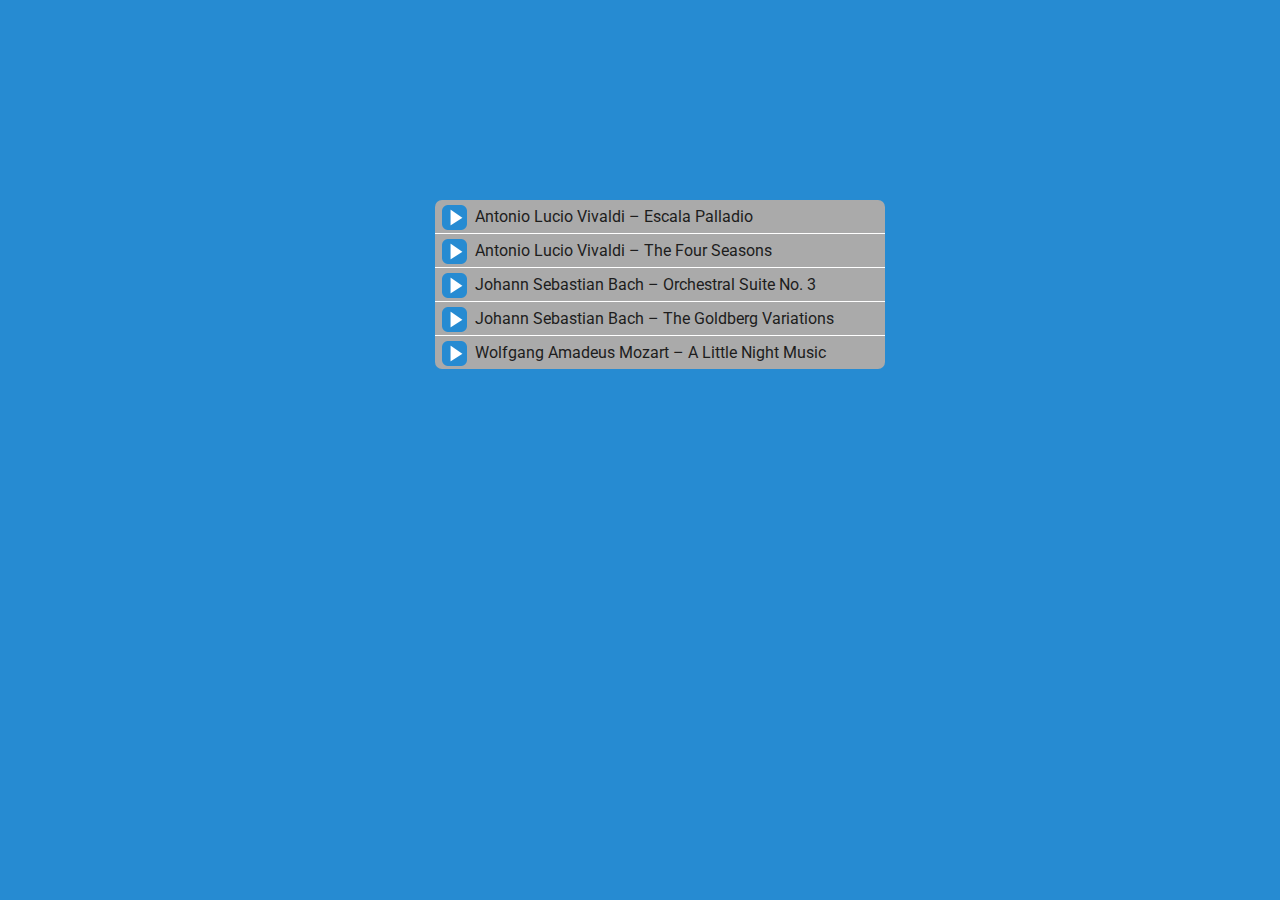
<file: music-player/music-player.html>
<!DOCTYPE html>
<html lang="en">
<head>
<title>Alina Yildir | Music Player</title>
<meta charset="utf-8">
<meta name="viewport" content="width=device-width, initial-scale=1">
<meta name="description" content="HTML, CSS, JavaScript, Adobe Photoshop">
<meta name="keywords" content="HTML, CSS, JavaScript, Adobe Photoshop">
<link rel="shortcut icon" href="favicon.ico">
<link rel="stylesheet" href="https://fonts.googleapis.com/css?family=Roboto:300,400,500">
<link rel="stylesheet" href="css/music-player.css">
</head>
<body>
<ul class="music-player">
  <li data-src="audio/antonio-lucio-vivaldi-escala-palladio.mp3">Antonio Lucio Vivaldi – Escala Palladio</li>
  <li data-src="audio/antonio-lucio-vivaldi-the-four-seasons.mp3">Antonio Lucio Vivaldi – The Four Seasons</li>
  <li data-src="audio/johann-sebastian-bach-orchestral-suite-no-3.mp3">Johann Sebastian Bach – Orchestral Suite No. 3</li>
  <li data-src="audio/johann-sebastian-bach-the-goldberg-variations.mp3">Johann Sebastian Bach – The Goldberg
    Variations</li>
  <li data-src="audio/wolfgang-amadeus-mozart-a-little-night-music.mp3">Wolfgang Amadeus Mozart – A Little Night Music</li>
</ul>
<script src="js/music-player.js"></script>
</body>
</html>
</file>
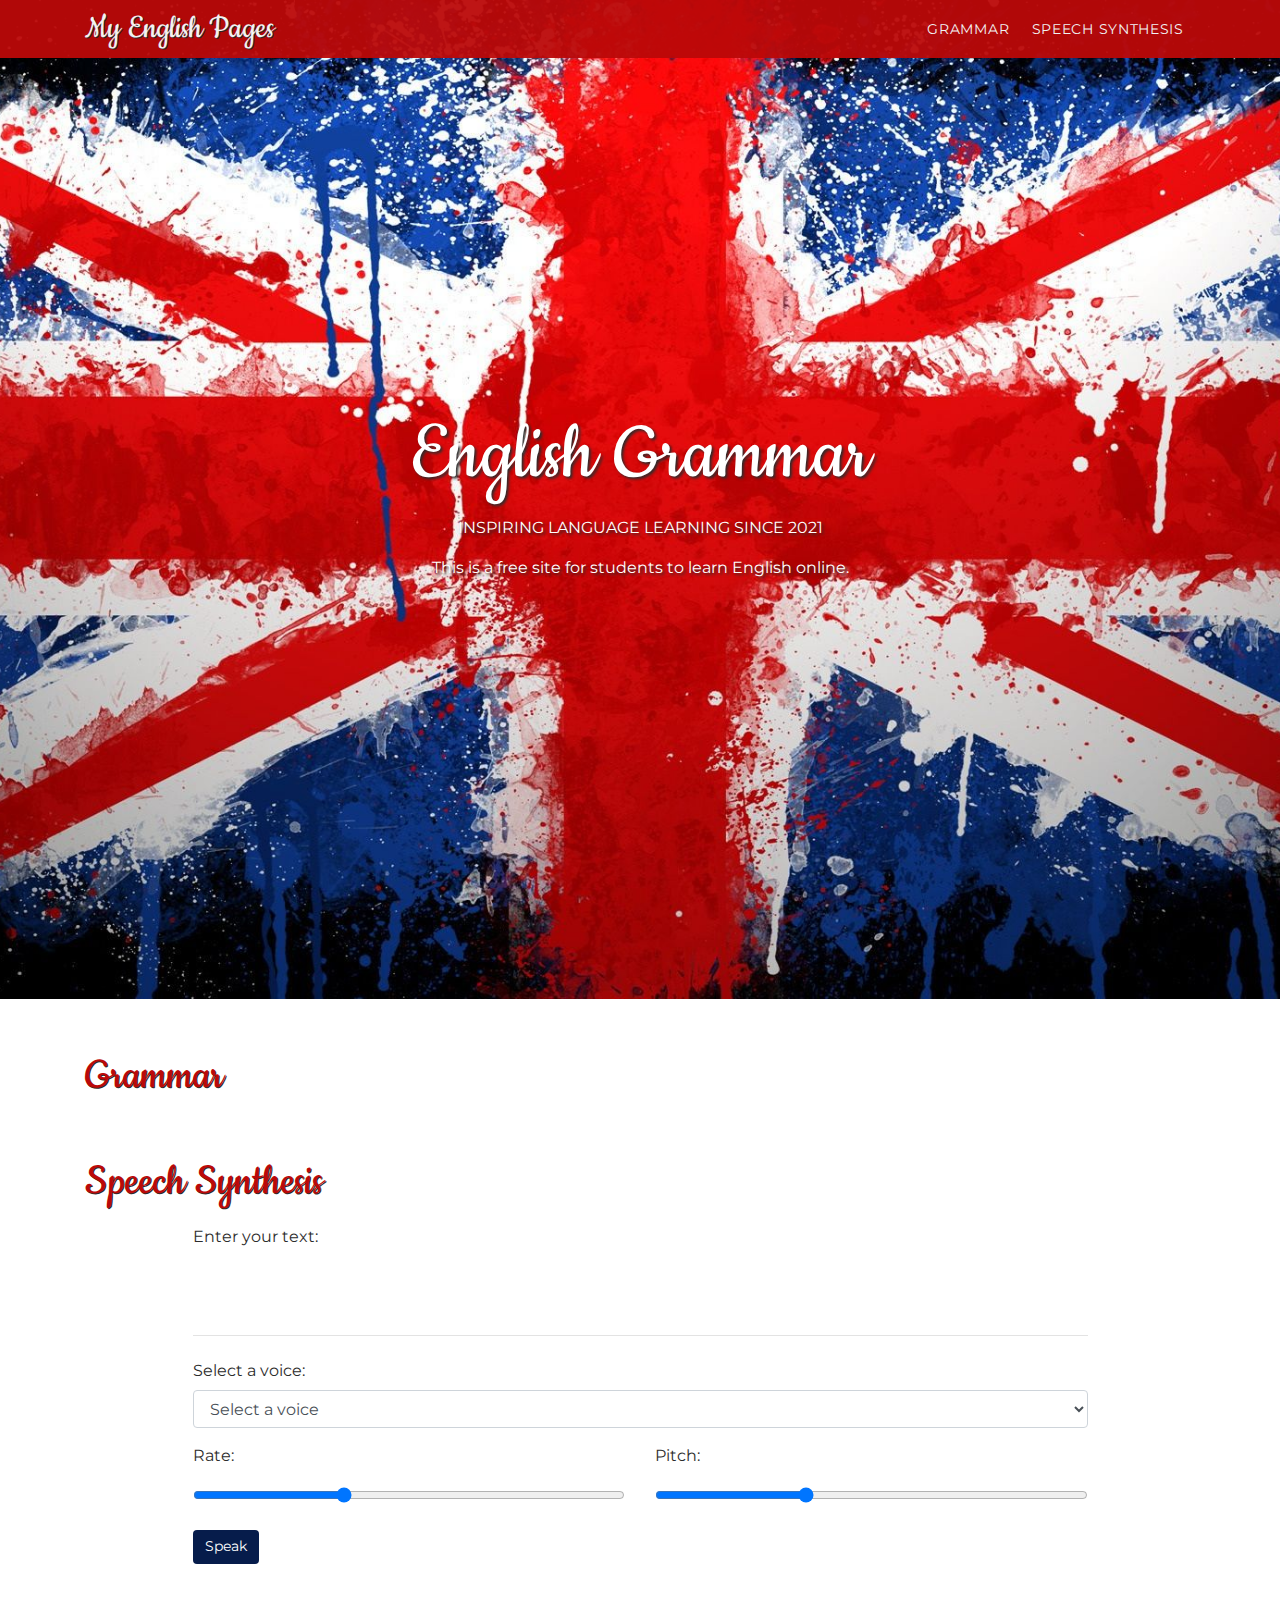
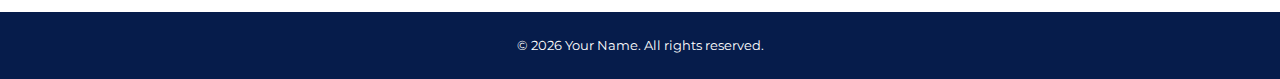
<file: my-english-pages/english-grammar.html>
<!DOCTYPE html>
<html lang="en">
<head>
<title>English Grammar</title>
<meta charset="utf-8">
<meta name="viewport" content="width=device-width, initial-scale=1">
<meta name="description" content="This is a free site for students to learn English online.">
<link rel="shortcut icon" href="./img/favicon.ico">
<link rel="preconnect" href="https://fonts.gstatic.com">
<link href="https://fonts.googleapis.com/css2?family=Cookie&family=Montserrat&display=swap" rel="stylesheet">
<link href="./css/bootstrap.min.css" rel="stylesheet">
<link href="./css/main.css" rel="stylesheet">
</head>
<body class="index-page sidebar-collapse">
<nav class="navbar navbar-expand-lg bg-primary fixed-top">
  <div class="container">
    <div class="navbar-translate"> <a class="navbar-brand" href="index.html">My English Pages</a>
      <button class="navbar-toggler navbar-toggler" type="button" data-toggle="collapse" data-target="#navigation" aria-controls="navigation-index" aria-expanded="false" aria-label="Toggle navigation"> <span class="navbar-toggler-bar top-bar"></span> <span class="navbar-toggler-bar middle-bar"></span> <span class="navbar-toggler-bar bottom-bar"></span> </button>
    </div>
    <div class="collapse navbar-collapse justify-content-end" id="navigation">
      <ul class="navbar-nav">
        <li class="nav-item"> <a class="nav-link" href="#section-grammar" onclick="scrollToGrammar()">
          <p>Grammar</p>
          </a> </li>
        <li class="nav-item"> <a class="nav-link" href="#section-speech-synthesis" onclick="scrollToSpeechSynthesis()">
          <p>Speech Synthesis</p>
          </a> </li>
      </ul>
    </div>
  </div>
</nav>
<div class="wrapper">
  <div class="page-header" id="section-english-time">
    <div class="page-header-image" data-parallax="true" style="background-image:url('./img/header.jpg');"></div>
    <div class="container">
      <div class="content-center">
        <h1 class="text-shadow">English Grammar</h1>
        <p class="text-shadow">INSPIRING LANGUAGE LEARNING SINCE 2021</p>
        <p class="text-shadow">This is a free site for students to learn English online.</p>
      </div>
    </div>
  </div>
  <div class="mb-5">
    <div class="mt-5" id="section-grammar">
      <div class="container">
        <h2>Grammar</h2>
      </div>
    </div>
    <div class="mt-5" id="section-speech-synthesis">
      <div class="container">
        <h2>Speech Synthesis</h2>
        <form class="col-md-10 ml-auto mr-auto">
          <div class="form-group">
            <label for="text" class="col-form-label">Enter your text:</label>
            <textarea name="text" id="text" class="form-control" rows="3"></textarea>
          </div>
          <div class="form-group">
            <label for="voices" class="col-form-label">Select a voice:</label>
            <select name="voice" id="voices" class="form-control">
              <option value="">Select a voice</option>
            </select>
          </div>
          <div class="row">
            <div class="form-group col-md-6">
              <label for="rate" class="label">Rate:</label>
              <input name="rate" id="rate" type="range" min="0.5" max="2" value="1" step="0.1" class="form-control">
            </div>
            <div class="form-group col-md-6">
              <label for="pitch" class="label">Pitch:</label>
              <input name="pitch" id="pitch" type="range" min="0.5" max="2" value="1" step="0.1" class="form-control">
            </div>
          </div>
          <button type="button" class="btn btn-primary" onclick="startSpeech()">Speak</button>
        </form>
      </div>
    </div>
  </div>
  <footer class="footer" data-background-color="blue">
    <div class="container text-center"> &#169; <script>document.write(new Date().getFullYear());</script> Your Name. All rights reserved. </div>
  </footer>
</div>
<script>
    const msg = new SpeechSynthesisUtterance();
    let voices = [];
    const voicesDropdown = document.querySelector('#voices');
    const options = document.querySelectorAll('[type="range"], [name="text"]');
    const textArea = document.querySelector('#text');

    function populateVoices() {
      voices = speechSynthesis.getVoices();
      if (voices.length === 0) {
        setTimeout(populateVoices, 100);
        return;
      }
      voicesDropdown.innerHTML = voices
        .filter(voice => voice.lang.includes('en'))
        .map(voice => `<option value="${voice.name}">${voice.name} (${voice.lang})</option>`)
        .join('');
    }

    function setVoice() {
      msg.voice = voices.find(voice => voice.name === this.value);
    }

    function setOption() {
      msg[this.name] = this.value;
    }

    function startSpeech() {
      msg.text = textArea.value;
      speechSynthesis.cancel();
      speechSynthesis.speak(msg);
    }

    speechSynthesis.addEventListener('voiceschanged', populateVoices);
    voicesDropdown.addEventListener('change', setVoice);
    options.forEach(option => option.addEventListener('change', setOption));
    populateVoices();
  </script>
</body>
</html>
</file>
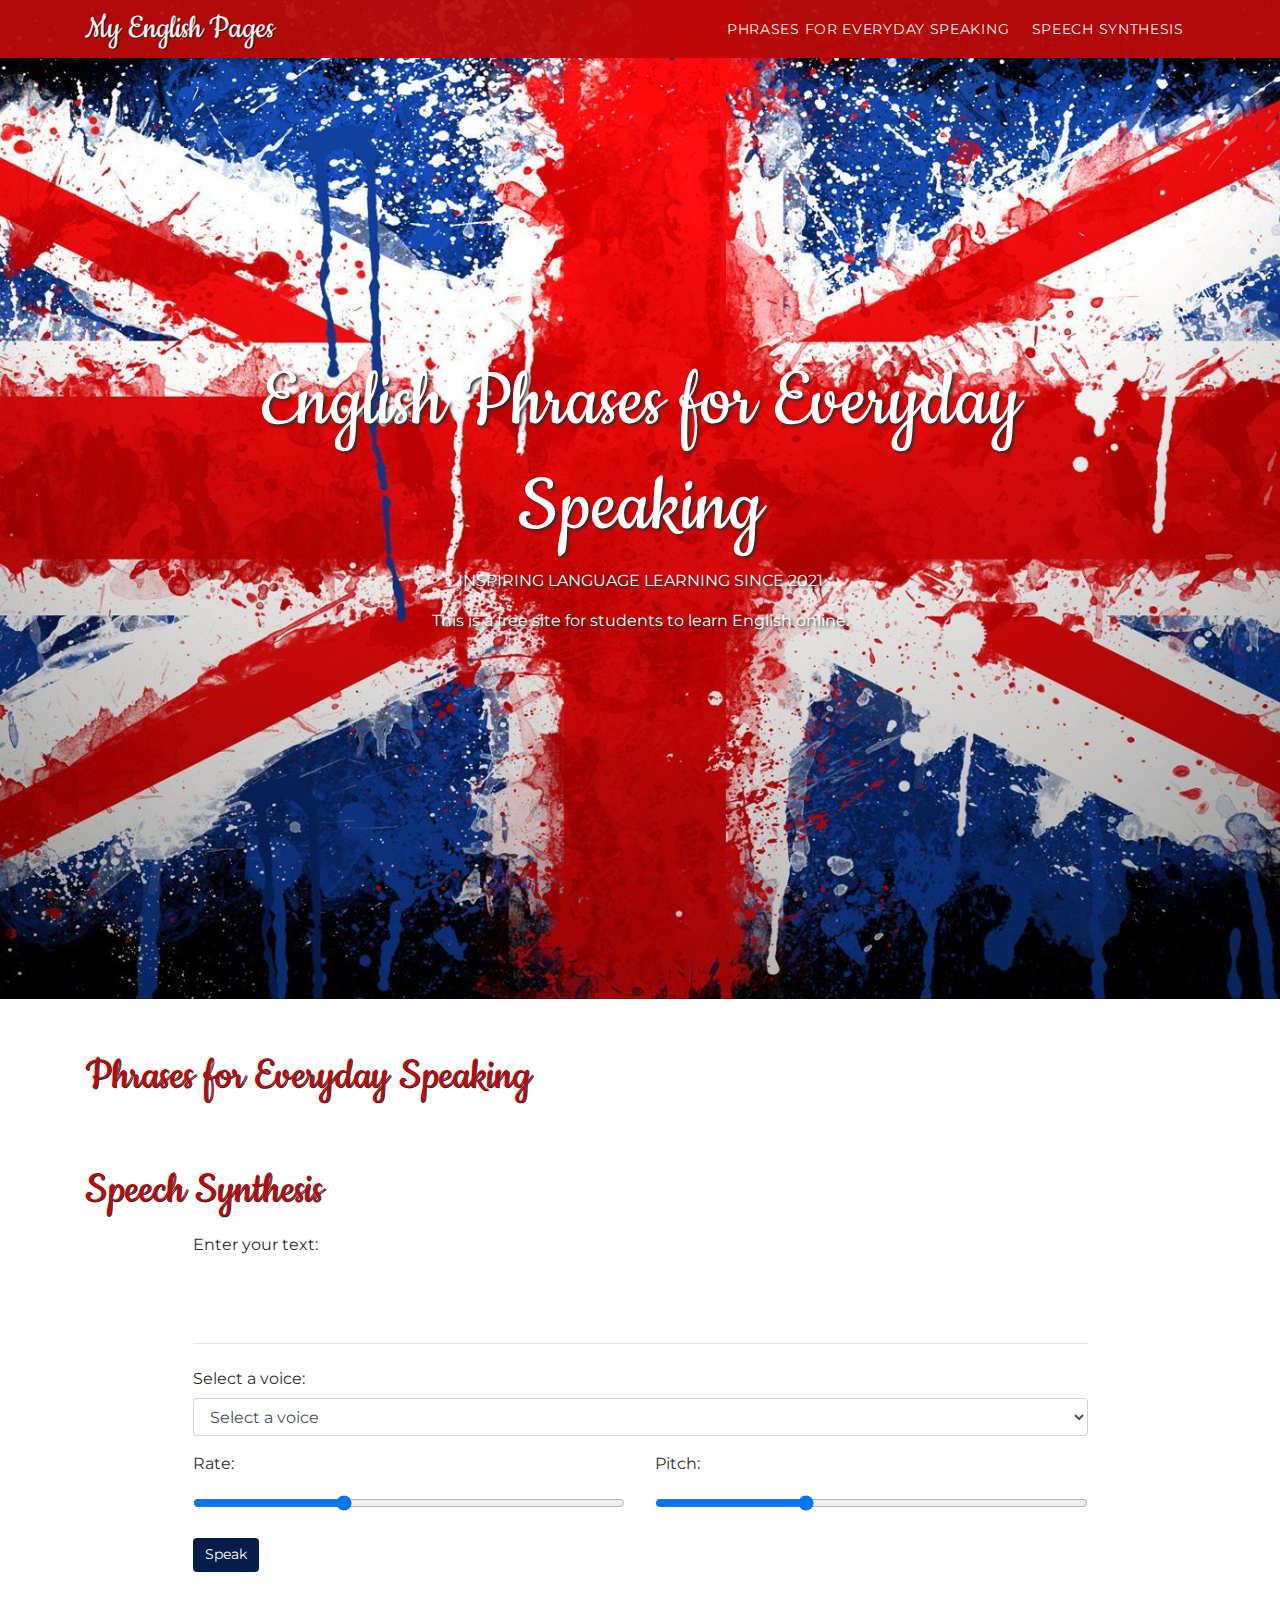
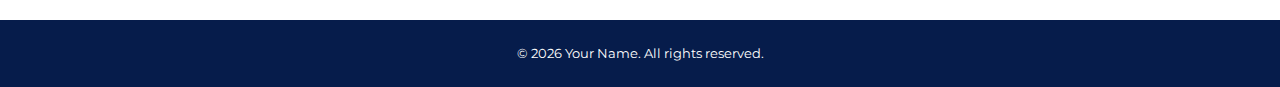
<file: my-english-pages/english-phrases-for-everyday-speaking.html>
<!DOCTYPE html>
<html lang="en">
<head>
<title>English Phrases for Everyday Speaking</title>
<meta charset="utf-8">
<meta name="viewport" content="width=device-width, initial-scale=1">
<meta name="description" content="This is a free site for students to learn English online.">
<link rel="shortcut icon" href="./img/favicon.ico">
<link rel="preconnect" href="https://fonts.gstatic.com">
<link href="https://fonts.googleapis.com/css2?family=Cookie&family=Montserrat&display=swap" rel="stylesheet">
<link href="./css/bootstrap.min.css" rel="stylesheet">
<link href="./css/main.css" rel="stylesheet">
</head>
<body class="index-page sidebar-collapse">
<nav class="navbar navbar-expand-lg bg-primary fixed-top">
  <div class="container">
    <div class="navbar-translate"> <a class="navbar-brand" href="index.html">My English Pages</a>
      <button class="navbar-toggler navbar-toggler" type="button" data-toggle="collapse" data-target="#navigation" aria-controls="navigation-index" aria-expanded="false" aria-label="Toggle navigation"> <span class="navbar-toggler-bar top-bar"></span> <span class="navbar-toggler-bar middle-bar"></span> <span class="navbar-toggler-bar bottom-bar"></span> </button>
    </div>
    <div class="collapse navbar-collapse justify-content-end" id="navigation">
      <ul class="navbar-nav">
        <li class="nav-item"> <a class="nav-link" href="#section-phrases-for-everyday-speaking" onclick="scrollToPhrasesForEverydaySpeaking()">
          <p>Phrases for Everyday Speaking</p>
          </a> </li>
        <li class="nav-item"> <a class="nav-link" href="#section-speech-synthesis" onclick="scrollToSpeechSynthesis()">
          <p>Speech Synthesis</p>
          </a> </li>
      </ul>
    </div>
  </div>
</nav>
<div class="wrapper">
  <div class="page-header" id="section-english-time">
    <div class="page-header-image" data-parallax="true" style="background-image:url('./img/header.jpg');"></div>
    <div class="container">
      <div class="content-center">
        <h1 class="text-shadow">English Phrases for Everyday Speaking</h1>
        <p class="text-shadow">INSPIRING LANGUAGE LEARNING SINCE 2021</p>
        <p class="text-shadow">This is a free site for students to learn English online.</p>
      </div>
    </div>
  </div>
  <div class="mb-5">
    <div class="mt-5" id="section-phrases-for-everyday-speaking">
      <div class="container">
        <h2>Phrases for Everyday Speaking</h2>
        <div class="row"> </div>
      </div>
    </div>
    <div class="mt-5" id="section-speech-synthesis">
      <div class="container">
        <h2>Speech Synthesis</h2>
        <form class="col-md-10 ml-auto mr-auto">
          <div class="form-group">
            <label for="text" class="col-form-label">Enter your text:</label>
            <textarea name="text" id="text" class="form-control" rows="3"></textarea>
          </div>
          <div class="form-group">
            <label for="voices" class="col-form-label">Select a voice:</label>
            <select name="voice" id="voices" class="form-control">
              <option value="">Select a voice</option>
            </select>
          </div>
          <div class="row">
            <div class="form-group col-md-6">
              <label for="rate" class="label">Rate:</label>
              <input name="rate" id="rate" type="range" min="0.5" max="2" value="1" step="0.1" class="form-control">
            </div>
            <div class="form-group col-md-6">
              <label for="pitch" class="label">Pitch:</label>
              <input name="pitch" id="pitch" type="range" min="0.5" max="2" value="1" step="0.1" class="form-control">
            </div>
          </div>
          <button type="button" class="btn btn-primary" onclick="startSpeech()">Speak</button>
        </form>
      </div>
    </div>
  </div>
  <footer class="footer" data-background-color="blue">
    <div class="container text-center"> &#169; <script>document.write(new Date().getFullYear());</script> Your Name. All rights reserved. </div>
  </footer>
</div>
<script>
    const msg = new SpeechSynthesisUtterance();
    let voices = [];
    const voicesDropdown = document.querySelector('#voices');
    const options = document.querySelectorAll('[type="range"], [name="text"]');
    const textArea = document.querySelector('#text');

    function populateVoices() {
      voices = speechSynthesis.getVoices();
      if (voices.length === 0) {
        setTimeout(populateVoices, 100);
        return;
      }
      voicesDropdown.innerHTML = voices
        .filter(voice => voice.lang.includes('en'))
        .map(voice => `<option value="${voice.name}">${voice.name} (${voice.lang})</option>`)
        .join('');
    }

    function setVoice() {
      msg.voice = voices.find(voice => voice.name === this.value);
    }

    function setOption() {
      msg[this.name] = this.value;
    }

    function startSpeech() {
      msg.text = textArea.value;
      speechSynthesis.cancel();
      speechSynthesis.speak(msg);
    }

    speechSynthesis.addEventListener('voiceschanged', populateVoices);
    voicesDropdown.addEventListener('change', setVoice);
    options.forEach(option => option.addEventListener('change', setOption));
    populateVoices();
  </script>
</body>
</html>
</file>
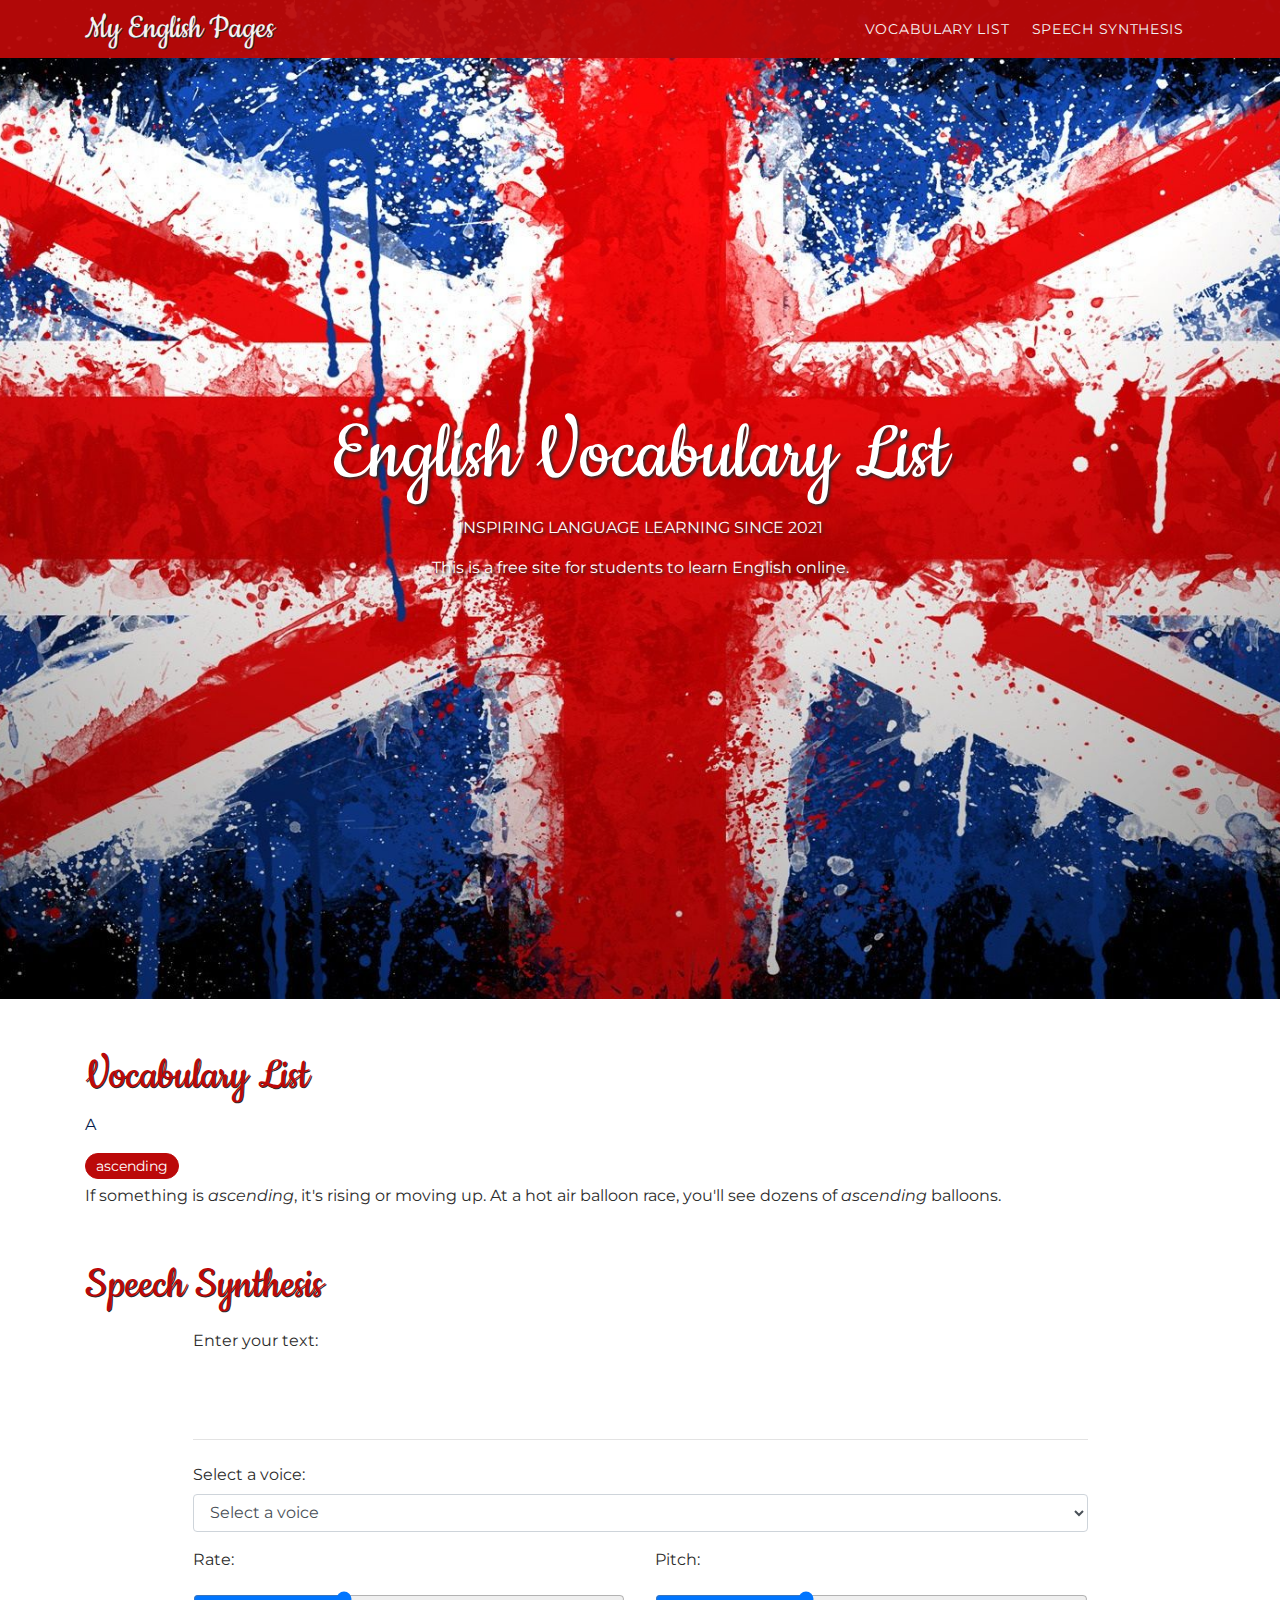
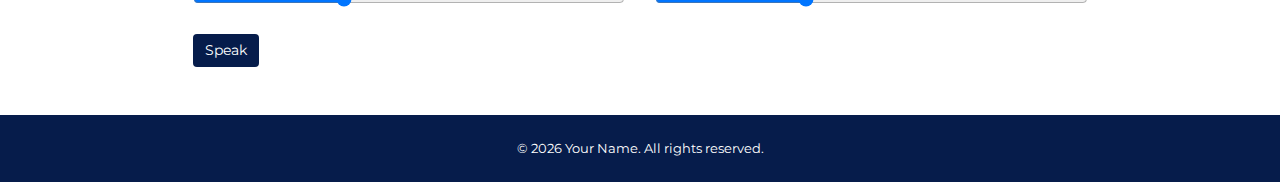
<file: my-english-pages/english-vocabulary-list.html>
<!DOCTYPE html>
<html lang="en">
<head>
<title>English Vocabulary List</title>
<meta charset="utf-8">
<meta name="viewport" content="width=device-width, initial-scale=1">
<meta name="description" content="This is a free site for students to learn English online.">
<link rel="shortcut icon" href="./img/favicon.ico">
<link rel="preconnect" href="https://fonts.gstatic.com">
<link href="https://fonts.googleapis.com/css2?family=Cookie&family=Montserrat&display=swap" rel="stylesheet">
<link href="./css/bootstrap.min.css" rel="stylesheet">
<link href="./css/main.css" rel="stylesheet">
</head>
<body class="index-page sidebar-collapse">
<nav class="navbar navbar-expand-lg bg-primary fixed-top">
  <div class="container">
    <div class="navbar-translate"> <a class="navbar-brand" href="index.html">My English Pages</a>
      <button class="navbar-toggler navbar-toggler" type="button" data-toggle="collapse" data-target="#navigation"
            aria-controls="navigation-index" aria-expanded="false" aria-label="Toggle navigation"> <span class="navbar-toggler-bar top-bar"></span> <span class="navbar-toggler-bar middle-bar"></span> <span class="navbar-toggler-bar bottom-bar"></span> </button>
    </div>
    <div class="collapse navbar-collapse justify-content-end" id="navigation">
      <ul class="navbar-nav">
        <li class="nav-item"> <a class="nav-link" href="#section-vocabulary-list" onclick="scrollToVocabularyList()">
          <p>Vocabulary List</p>
          </a> </li>
        <li class="nav-item"> <a class="nav-link" href="#section-speech-synthesis" onclick="scrollToSpeechSynthesis()">
          <p>Speech Synthesis</p>
          </a> </li>
      </ul>
    </div>
  </div>
</nav>
<div class="wrapper">
  <div class="page-header" id="section-english-time">
    <div class="page-header-image" data-parallax="true" style="background-image:url('./img/header.jpg');"></div>
    <div class="container">
      <div class="content-center">
        <h1 class="text-shadow">English Vocabulary List</h1>
        <p class="text-shadow">INSPIRING LANGUAGE LEARNING SINCE 2021</p>
        <p class="text-shadow">This is a free site for students to learn English online.</p>
      </div>
    </div>
  </div>
  <div class="mb-5">
    <div class="mt-5" id="section-vocabulary-list">
      <div class="container">
        <h2>Vocabulary List</h2>
        <div id="vocabulary-list" data-children=".item">
          <div class="item">
            <p><a data-toggle="collapse" data-parent="#vocabulary-list" href="#a" aria-expanded="true"
                    aria-controls="a"> A </a></p>
            <div id="a" class="collapse show" role="tabpanel">
              <div class="mb-3">
                <p><span class="badge">ascending</span><br>
                  If something is <em>ascending</em>, it's rising or moving up. At a hot air balloon race, you'll see dozens of <em>ascending</em> balloons.</p>
              </div>
            </div>
          </div>
        </div>
      </div>
    </div>
    <div class="mt-5" id="section-speech-synthesis">
      <div class="container">
        <h2>Speech Synthesis</h2>
        <form class="col-md-10 ml-auto mr-auto">
          <div class="form-group">
            <label for="text" class="col-form-label">Enter your text:</label>
            <textarea name="text" id="text" class="form-control" rows="3"></textarea>
          </div>
          <div class="form-group">
            <label for="voices" class="col-form-label">Select a voice:</label>
            <select name="voice" id="voices" class="form-control">
              <option value="">Select a voice</option>
            </select>
          </div>
          <div class="row">
            <div class="form-group col-md-6">
              <label for="rate" class="label">Rate:</label>
              <input name="rate" id="rate" type="range" min="0.5" max="2" value="1" step="0.1" class="form-control">
            </div>
            <div class="form-group col-md-6">
              <label for="pitch" class="label">Pitch:</label>
              <input name="pitch" id="pitch" type="range" min="0.5" max="2" value="1" step="0.1" class="form-control">
            </div>
          </div>
          <button type="button" class="btn btn-primary" onclick="startSpeech()">Speak</button>
        </form>
      </div>
    </div>
  </div>
  <footer class="footer" data-background-color="blue">
    <div class="container text-center"> &#169; <script>document.write(new Date().getFullYear());</script> Your Name. All rights reserved. </div>
  </footer>
</div>
<script>
    const msg = new SpeechSynthesisUtterance();
    let voices = [];
    const voicesDropdown = document.querySelector('#voices');
    const options = document.querySelectorAll('[type="range"], [name="text"]');
    const textArea = document.querySelector('#text');

    function populateVoices() {
      voices = speechSynthesis.getVoices();
      if (voices.length === 0) {
        setTimeout(populateVoices, 100);
        return;
      }
      voicesDropdown.innerHTML = voices
        .filter(voice => voice.lang.includes('en'))
        .map(voice => `<option value="${voice.name}">${voice.name} (${voice.lang})</option>`)
        .join('');
    }

    function setVoice() {
      msg.voice = voices.find(voice => voice.name === this.value);
    }

    function setOption() {
      msg[this.name] = this.value;
    }

    function startSpeech() {
      msg.text = textArea.value;
      speechSynthesis.cancel();
      speechSynthesis.speak(msg);
    }

    speechSynthesis.addEventListener('voiceschanged', populateVoices);
    voicesDropdown.addEventListener('change', setVoice);
    options.forEach(option => option.addEventListener('change', setOption));
    populateVoices();
  </script>
</body>
</html>
</file>
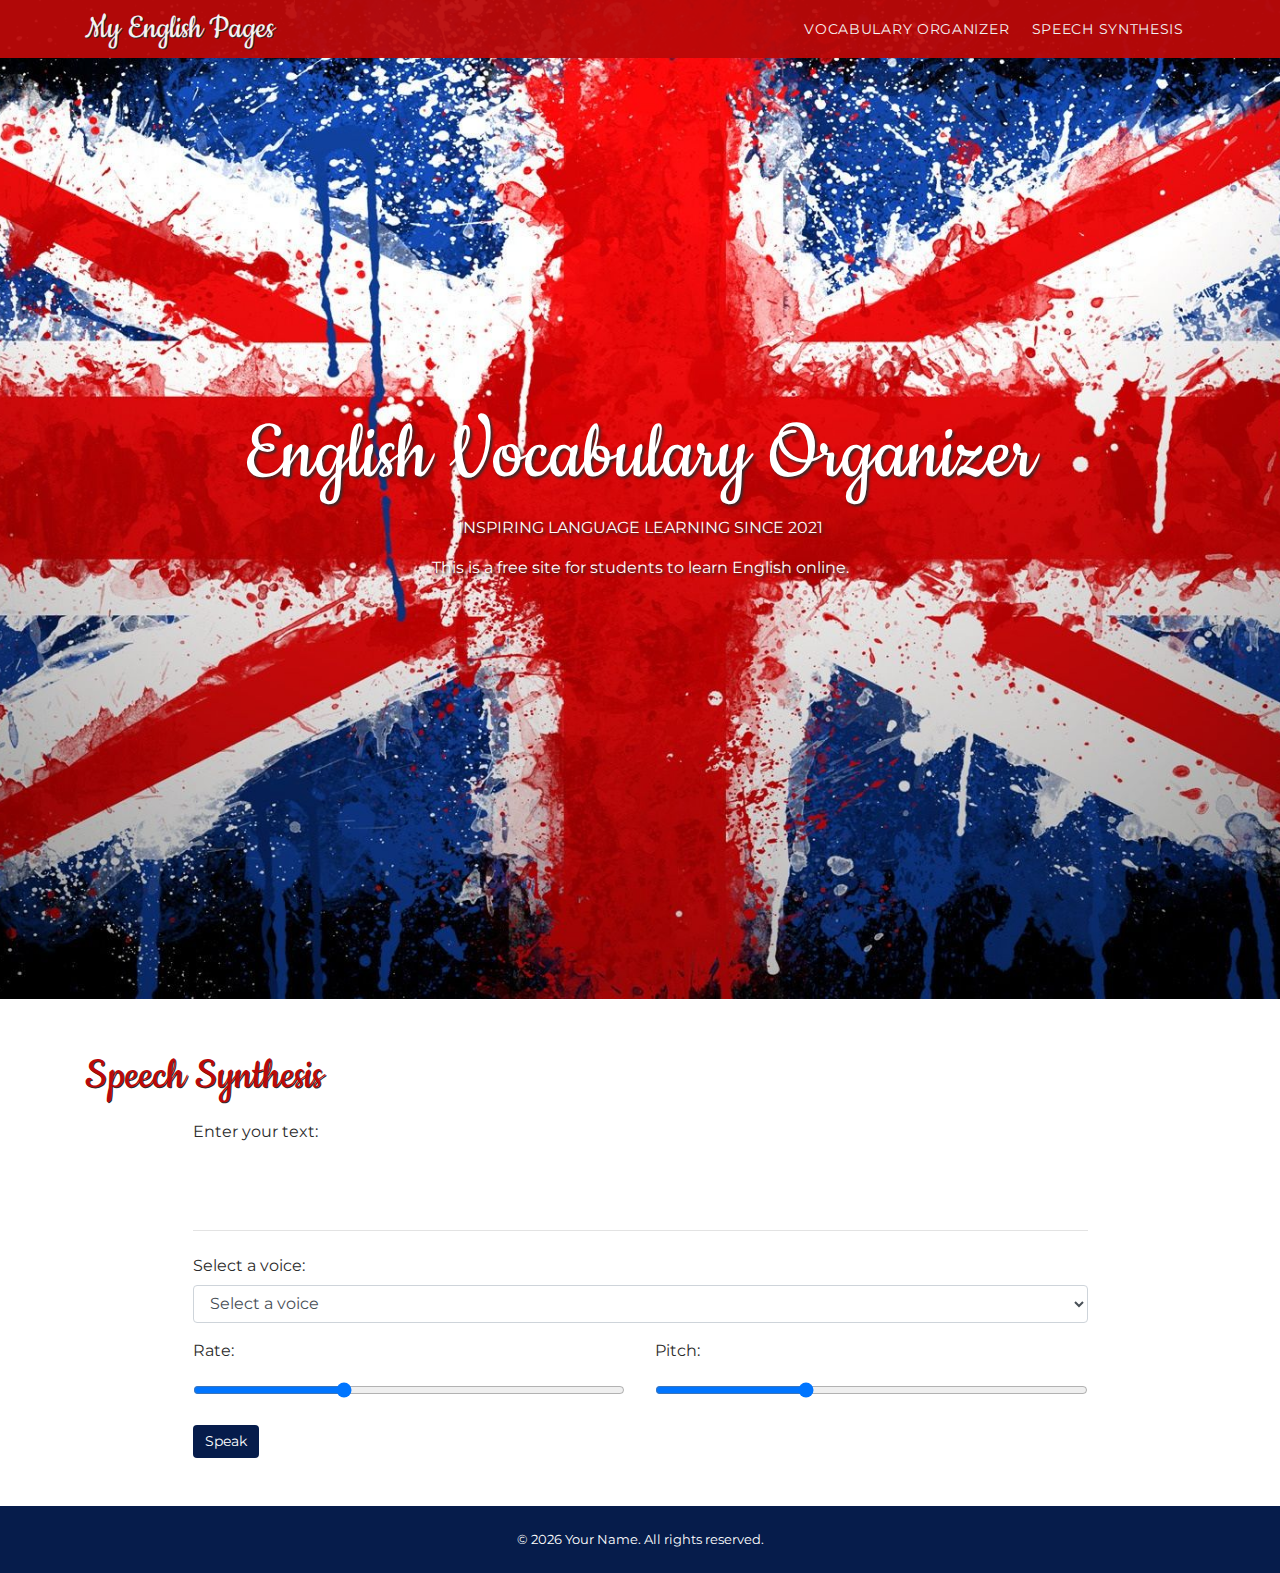
<file: my-english-pages/english-vocabulary-organizer.html>
<!DOCTYPE html>
<html lang="en">
<head>
<title>English Vocabulary Organizer</title>
<meta charset="utf-8">
<meta name="viewport" content="width=device-width, initial-scale=1">
<meta name="description" content="This is a free site for students to learn English online.">
<link rel="shortcut icon" href="./img/favicon.ico">
<link rel="preconnect" href="https://fonts.gstatic.com">
<link href="https://fonts.googleapis.com/css2?family=Cookie&family=Montserrat&display=swap" rel="stylesheet">
<link href="./css/bootstrap.min.css" rel="stylesheet">
<link href="./css/main.css" rel="stylesheet">
</head>
<body class="index-page sidebar-collapse">
<nav class="navbar navbar-expand-lg bg-primary fixed-top">
  <div class="container">
    <div class="navbar-translate"> <a class="navbar-brand" href="index.html">My English Pages</a>
      <button class="navbar-toggler navbar-toggler" type="button" data-toggle="collapse" data-target="#navigation"
            aria-controls="navigation-index" aria-expanded="false" aria-label="Toggle navigation"> <span class="navbar-toggler-bar top-bar"></span> <span class="navbar-toggler-bar middle-bar"></span> <span class="navbar-toggler-bar bottom-bar"></span> </button>
    </div>
    <div class="collapse navbar-collapse justify-content-end" id="navigation">
      <ul class="navbar-nav">
        <li class="nav-item"> <a class="nav-link" href="#section-vocabulary-organizer" onclick="scrollToVocabularyOrganizer()">
          <p>Vocabulary Organizer</p>
          </a> </li>
        <li class="nav-item"> <a class="nav-link" href="#section-speech-synthesis" onclick="scrollToSpeechSynthesis()">
          <p>Speech Synthesis</p>
          </a> </li>
      </ul>
    </div>
  </div>
</nav>
<div class="wrapper">
  <div class="page-header" id="section-english-time">
    <div class="page-header-image" data-parallax="true" style="background-image:url('./img/header.jpg');"></div>
    <div class="container">
      <div class="content-center">
        <h1 class="text-shadow">English Vocabulary Organizer</h1>
        <p class="text-shadow">INSPIRING LANGUAGE LEARNING SINCE 2021</p>
        <p class="text-shadow">This is a free site for students to learn English online.</p>
      </div>
    </div>
  </div>
  <div class="mb-5">
    <div class="mt-5" id="section-speech-synthesis">
      <div class="container">
        <h2>Speech Synthesis</h2>
        <form class="col-md-10 ml-auto mr-auto">
          <div class="form-group">
            <label for="text" class="col-form-label">Enter your text:</label>
            <textarea name="text" id="text" class="form-control" rows="3"></textarea>
          </div>
          <div class="form-group">
            <label for="voices" class="col-form-label">Select a voice:</label>
            <select name="voice" id="voices" class="form-control">
              <option value="">Select a voice</option>
            </select>
          </div>
          <div class="row">
            <div class="form-group col-md-6">
              <label for="rate" class="label">Rate:</label>
              <input name="rate" id="rate" type="range" min="0.5" max="2" value="1" step="0.1" class="form-control">
            </div>
            <div class="form-group col-md-6">
              <label for="pitch" class="label">Pitch:</label>
              <input name="pitch" id="pitch" type="range" min="0.5" max="2" value="1" step="0.1" class="form-control">
            </div>
          </div>
          <button type="button" class="btn btn-primary" onclick="startSpeech()">Speak</button>
        </form>
      </div>
    </div>
  </div>
  <footer class="footer" data-background-color="blue">
    <div class="container text-center"> &#169; <script>document.write(new Date().getFullYear());</script> Your Name. All rights reserved. </div>
  </footer>
</div>
<script>
    const msg = new SpeechSynthesisUtterance();
    let voices = [];
    const voicesDropdown = document.querySelector('#voices');
    const options = document.querySelectorAll('[type="range"], [name="text"]');
    const textArea = document.querySelector('#text');

    function populateVoices() {
      voices = speechSynthesis.getVoices();
      if (voices.length === 0) {
        setTimeout(populateVoices, 100);
        return;
      }
      voicesDropdown.innerHTML = voices
        .filter(voice => voice.lang.includes('en'))
        .map(voice => `<option value="${voice.name}">${voice.name} (${voice.lang})</option>`)
        .join('');
    }

    function setVoice() {
      msg.voice = voices.find(voice => voice.name === this.value);
    }

    function setOption() {
      msg[this.name] = this.value;
    }

    function startSpeech() {
      msg.text = textArea.value;
      speechSynthesis.cancel();
      speechSynthesis.speak(msg);
    }

    speechSynthesis.addEventListener('voiceschanged', populateVoices);
    voicesDropdown.addEventListener('change', setVoice);
    options.forEach(option => option.addEventListener('change', setOption));
    populateVoices();
  </script>
</body>
</html>
</file>
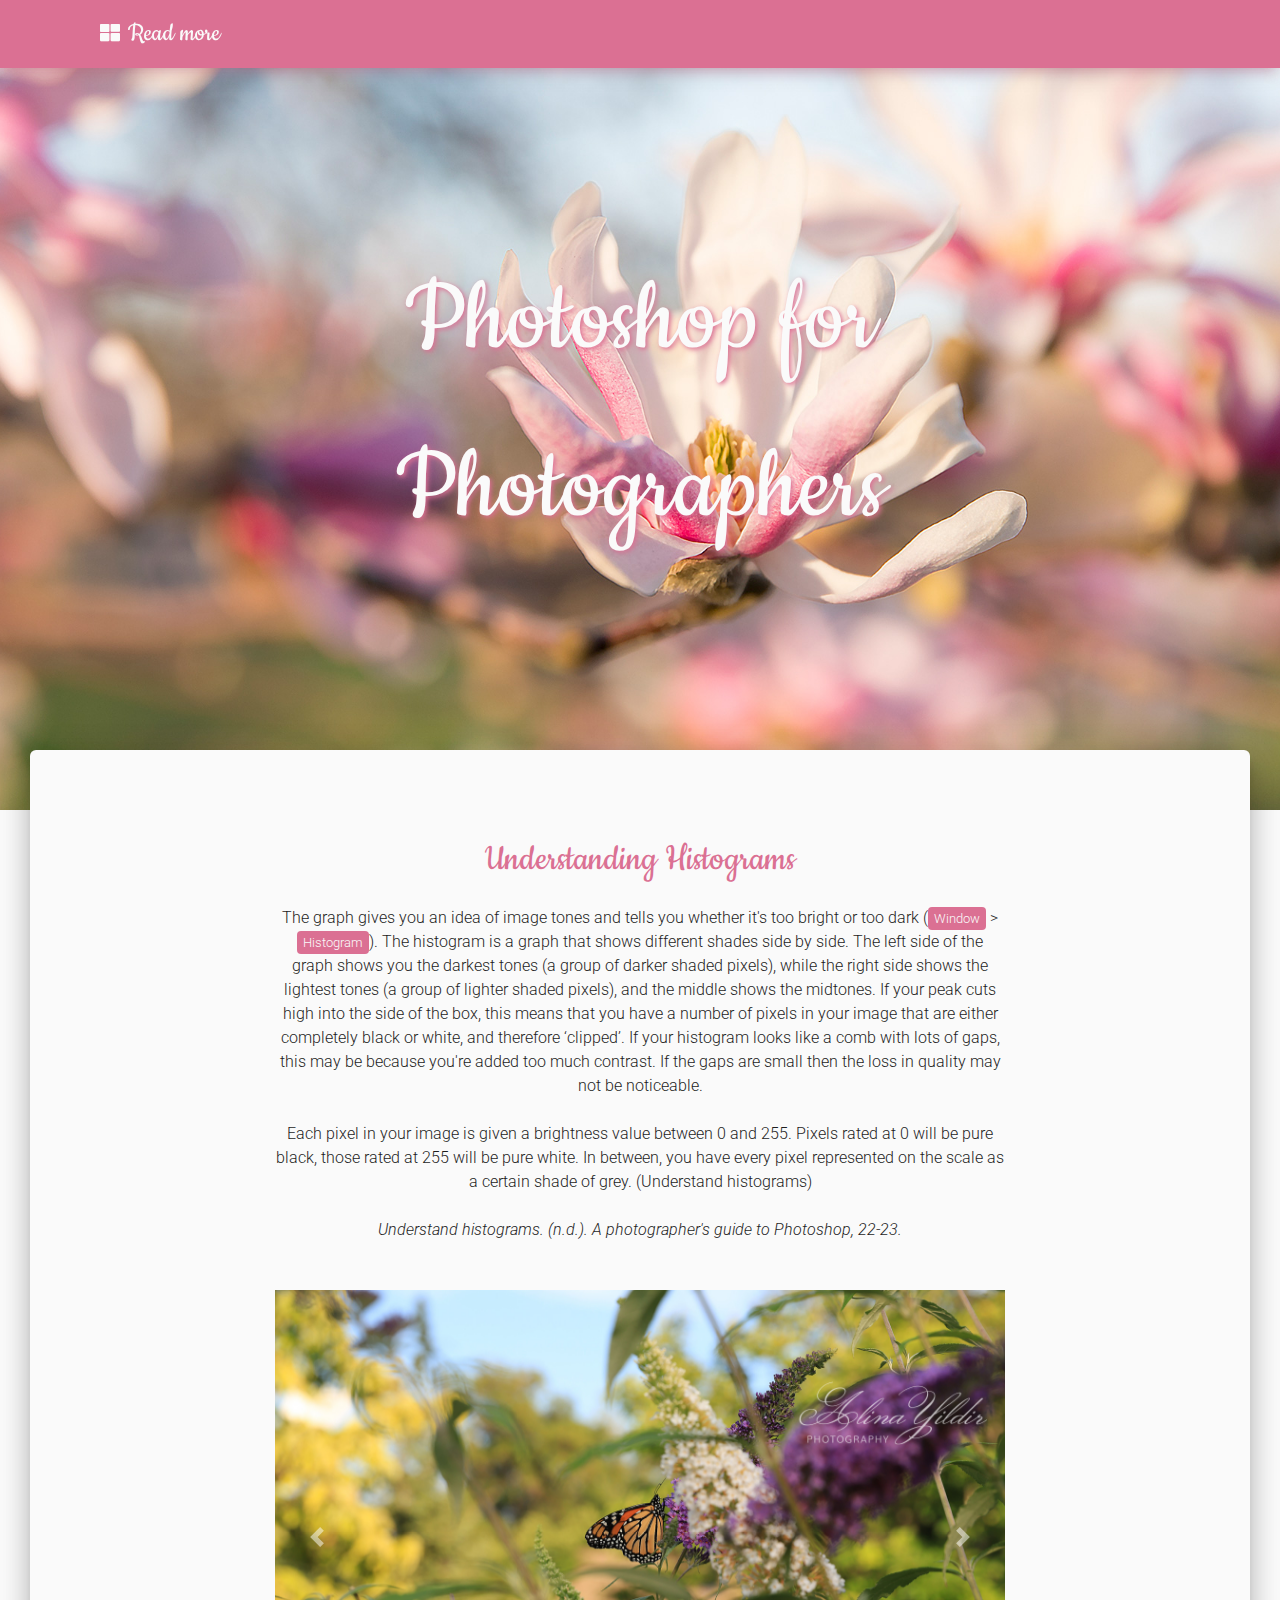
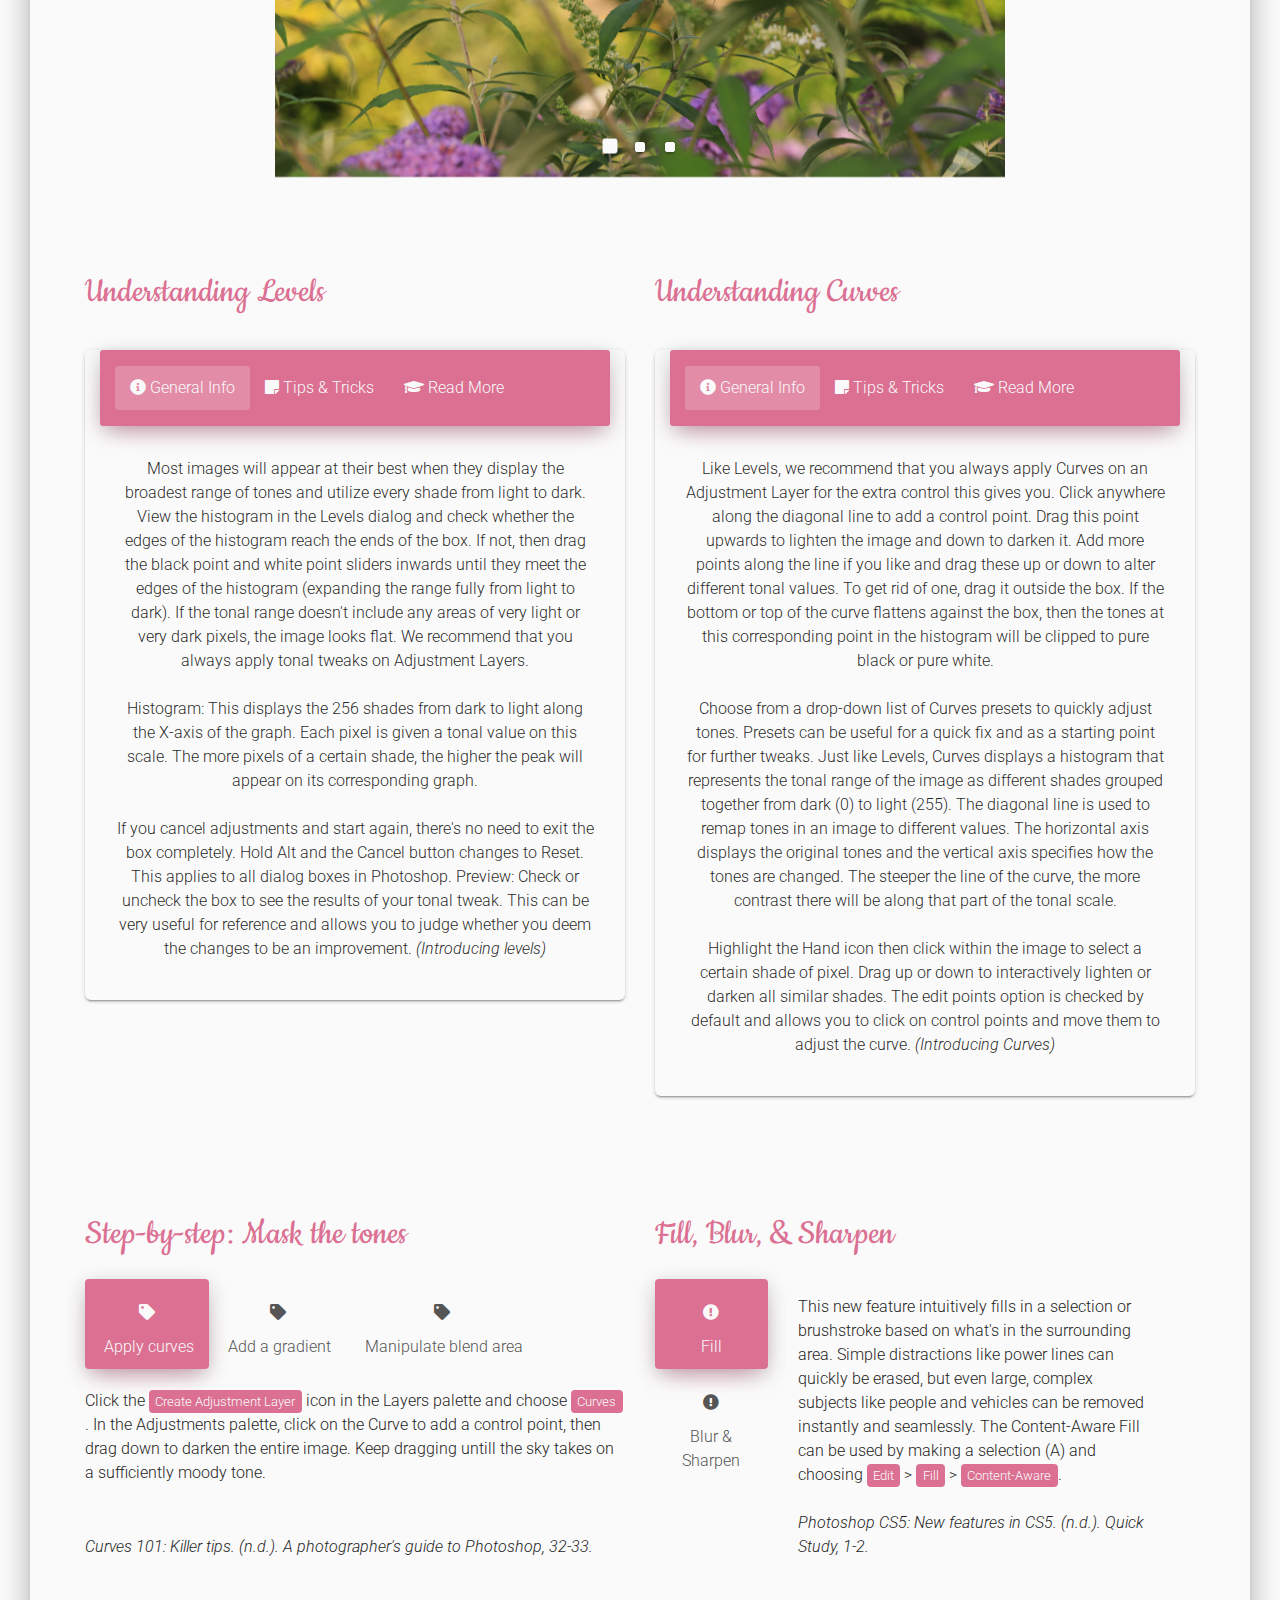
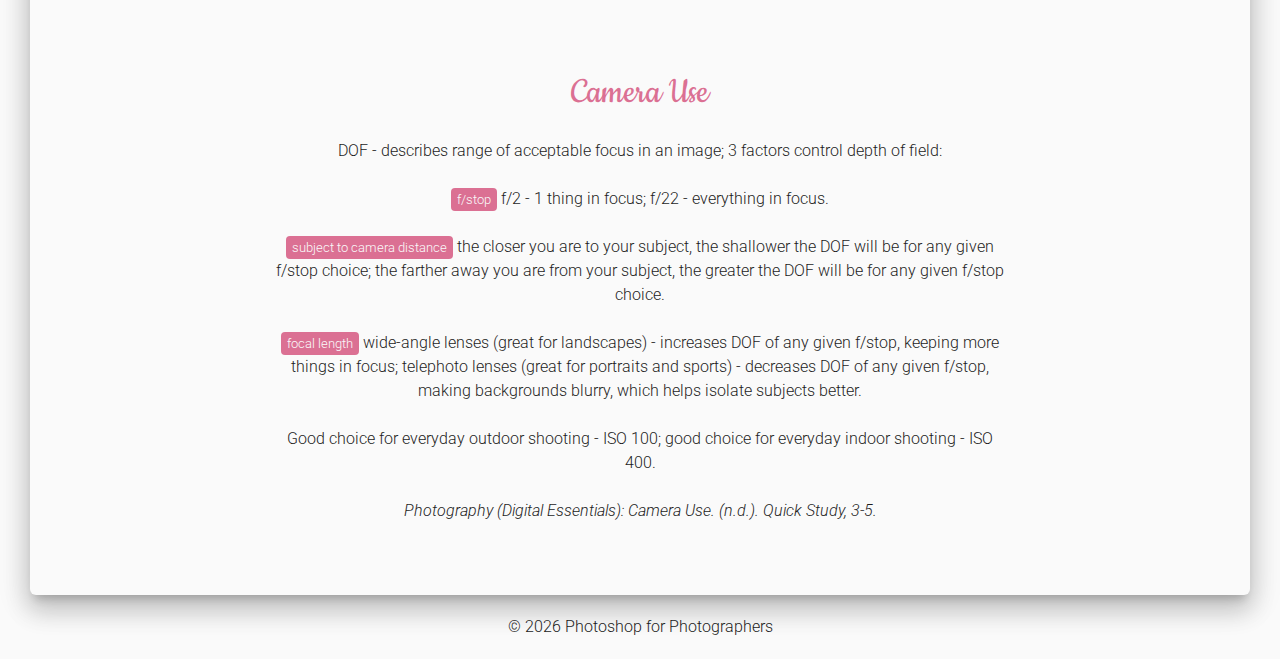
<file: photoshop-for-photographers/photoshop-for-photographers.html>
<!DOCTYPE html>
<html lang="en">
<head>
<title>Alina Yildir | Photoshop for Photographers</title>
<meta charset="utf-8">
<meta name="viewport" content="width=device-width, initial-scale=1">
<meta name="description" content="HTML, CSS, Bootstrap, JavaScript, Adobe Photoshop">
<meta name="keywords" content="HTML, CSS, Bootstrap, JavaScript, Adobe Photoshop">
<link rel="shortcut icon" href="favicon.ico">
<link rel="stylesheet" href="https://fonts.googleapis.com/css?family=Roboto:300,400,500">
<link rel="stylesheet" href="https://fonts.googleapis.com/css?family=Cookie">
<link rel="stylesheet" href="css/fontawesome-all.css">
<link rel="stylesheet" href="css/photoshop-for-photographers.css">
</head>
<body class="index-page">
<nav class="navbar bg-info fixed-top navbar-expand-lg">
  <div class="container">
    <button class="navbar-toggler" type="button" data-toggle="collapse"> <span class="navbar-toggler-icon"></span> <span class="navbar-toggler-icon"></span> <span class="navbar-toggler-icon"></span> </button>
    <div class="navbar-collapse" id="navbar-toggler-demo">
      <ul class="navbar-nav ml-auto">
        <li class="dropdown nav-item"> <a href="#" class="dropdown-toggle nav-link" data-toggle="dropdown"><i class="fas fa-th-large read-more-icon"></i>&nbsp;&nbsp;<span class="read-more-text">Read more</span></a>
          <div class="dropdown-menu"> <a href="#understanding-histograms" class="dropdown-item">Understanding Histograms</a> <a href="#understanding-levels-curves" class="dropdown-item">Understanding Levels &#38; Curves</a> <a href="#tools-techniques" class="dropdown-item">Tools &#38; Techniques</a> <a href="#camera-use" class="dropdown-item">Camera Use</a> </div>
        </li>
      </ul>
    </div>
  </div>
</nav>
<section id="home">
  <div class="page-header" style="background-image: url('img/photoshop-for-photographers-0.jpg');">
    <div class="container">
      <div class="row">
        <div class="col-md-8 ml-auto mr-auto">
          <div class="brand">
            <h1>Photoshop for Photographers</h1>
          </div>
        </div>
      </div>
    </div>
  </div>
</section>
<div class="main main-raised">
  <div class="container">
    <div id="understanding-histograms">
      <div class="row text-center">
        <div class="col-md-8 ml-auto mr-auto">
          <h2>Understanding Histograms</h2>
          <p>The graph gives you an idea of image tones and tells you whether it&#39;s too bright or too dark (<span class="badge">Window</span> &#62; <span class="badge">Histogram</span>). The histogram is a graph that shows different shades side by side. The left side of the graph shows you the darkest tones (a group of darker shaded pixels), while the right side shows the lightest tones (a group of lighter shaded pixels), and the middle shows the midtones. If your peak cuts high into the side of the box, this means that you have a number of pixels in your image that are either completely black or white, and therefore ‘clipped’. If your histogram looks like a comb with lots of gaps, this may be because you&#39;re added too much contrast. If the gaps are small then the loss in quality may not be noticeable.</p>
          <p>Each pixel in your image is given a brightness value between 0 and 255. Pixels rated at 0 will be pure black, those rated at 255 will be pure white. In between, you have every pixel represented on the scale as a certain shade of grey. (Understand histograms)</p>
          <p><em>Understand histograms. (n.d.). A photographer's guide to Photoshop, 22-23.</em></p>
        </div>
      </div>
    </div>
    <br />
    <div class="row">
      <div class="col-md-8 ml-auto mr-auto">
        <div id="carouselExampleIndicators" class="carousel slide" data-ride="carousel">
          <ol class="carousel-indicators">
            <li data-target="#carouselExampleIndicators" data-slide-to="0" class="active"></li>
            <li data-target="#carouselExampleIndicators" data-slide-to="1"></li>
            <li data-target="#carouselExampleIndicators" data-slide-to="2"></li>
          </ol>
          <div class="carousel-inner">
            <div class="carousel-item active"> <img class="w-100" src="img/photoshop-for-photographers-1.jpg" alt="Alina Yildir - Photography" /> </div>
            <div class="carousel-item"> <img class="w-100" src="img/photoshop-for-photographers-2.jpg" alt="Alina Yildir - Photography" /> </div>
            <div class="carousel-item"> <img class="w-100" src="img/photoshop-for-photographers-3.jpg" alt="Alina Yildir - Photography" /> </div>
          </div>
          <a class="carousel-control-prev" href="#carouselExampleIndicators" role="button" data-slide="prev"> <span class="carousel-control-prev-icon" aria-hidden="true"></span> <span class="sr-only">Previous</span> </a> <a class="carousel-control-next" href="#carouselExampleIndicators" role="button" data-slide="next"> <span class="carousel-control-next-icon" aria-hidden="true"></span> <span class="sr-only">Next</span> </a> </div>
      </div>
    </div>
  </div>
  <div class="section-tabs">
    <div class="container">
      <div id="understanding-levels-curves">
        <div class="row">
          <div class="col-md-6">
            <h3>Understanding Levels</h3>
            <div class="card card-nav-tabs">
              <div class="card-header card-header-info">
                <div class="nav-tabs-navigation">
                  <div class="nav-tabs-wrapper">
                    <ul class="nav nav-tabs" data-tabs="tabs">
                      <li class="nav-item"> <a class="nav-link active" href="#general-info-1" data-toggle="tab"><i class="fas fa-info-circle"></i>&nbsp;General Info</a> </li>
                      <li class="nav-item"> <a class="nav-link" href="#tips-and-tricks-1" data-toggle="tab"><i class="fas fa-sticky-note"></i>&nbsp;Tips &#38; Tricks</a> </li>
                      <li class="nav-item"> <a class="nav-link" href="#read-more-1" data-toggle="tab"><i class="fas fa-graduation-cap"></i>&nbsp;Read More</a> </li>
                    </ul>
                  </div>
                </div>
              </div>
              <div class="card-body ">
                <div class="tab-content text-center">
                  <div class="tab-pane active" id="general-info-1">
                    <p>Most images will appear at their best when they display the broadest range of tones and utilize every shade from light to dark. View the histogram in the Levels dialog and check whether the edges of the histogram reach the ends of the box. If not, then drag the black point and white point sliders inwards until they meet the edges of the histogram (expanding the range fully from light to dark). If the tonal range doesn&#39;t include any areas of very light or very dark pixels, the image looks flat. We recommend that you always apply tonal tweaks on Adjustment Layers.</p>
                    <p>Histogram: This displays the 256 shades from dark to light along the X-axis of the graph. Each pixel is given a tonal value on this scale. The more pixels of a certain shade, the higher the peak will appear on its corresponding graph.</p>
                    <p>If you cancel adjustments and start again, there&#39;s no need to exit the box completely. Hold Alt and the Cancel button changes to Reset. This applies to all dialog boxes in Photoshop. Preview: Check or uncheck the box to see the results of your tonal tweak. This can be very useful for reference and allows you to judge whether you deem the changes to be an improvement. <em>(Introducing levels)</em></p>
                  </div>
                  <div class="tab-pane" id="tips-and-tricks-1">
                    <p>Always use an Adjustment Layer: You can lower layer Opacity to reduce the effect, change the Blending Mode to control the colours, and crucially, you can add a mask to target certain areas.</p>
                    <p>Control the tonal range: It&#39;s almost always best to improve the tonal range of an image so that your pixels represent every tone from pure black to pure white. To do so, drag the white and black point sliders to the edges of the histogram.</p>
                    <p>The eyedroppers in the Levels dialog give you interactive control over your tonal adjustments. If there is an area in your image you know you want to set to pure black, select the Black Point Eyedropper and click on that area. Everything darker than this point will turn to pure black. The White Point Eyedropper works in a similar way – set a point and everything lighter than that point will go to pure white.</p>
                    <p>Ideally, you&#39;ll want to clip the shadows slightly to have a few small areas of black, and leave the highlights completely unclipped. <em>(Levels 101: Killer tips)</em></p>
                  </div>
                  <div class="tab-pane" id="read-more-1">
                    <p><em>Introducing levels. (n.d.). A photographer's guide to Photoshop, 24-25.</em></p>
                    <p><em>Levels 101: Killer tips. (n.d.). A photographer's guide to Photoshop, 26-27.</em></p>
                  </div>
                </div>
              </div>
            </div>
          </div>
          <div class="col-md-6">
            <h3>Understanding Curves</h3>
            <div class="card card-nav-tabs">
              <div class="card-header card-header-info">
                <div class="nav-tabs-navigation">
                  <div class="nav-tabs-wrapper">
                    <ul class="nav nav-tabs" data-tabs="tabs">
                      <li class="nav-item"> <a class="nav-link active" href="#general-info-2" data-toggle="tab"><i class="fas fa-info-circle"></i>&nbsp;General Info</a> </li>
                      <li class="nav-item"> <a class="nav-link" href="#tips-and-tricks-2" data-toggle="tab"><i class="fas fa-sticky-note"></i>&nbsp;Tips &#38; Tricks</a> </li>
                      <li class="nav-item"> <a class="nav-link" href="#read-more-2" data-toggle="tab"><i class="fas fa-graduation-cap"></i>&nbsp;Read More</a> </li>
                    </ul>
                  </div>
                </div>
              </div>
              <div class="card-body">
                <div class="tab-content text-center">
                  <div class="tab-pane active" id="general-info-2">
                    <p>Like Levels, we recommend that you always apply Curves on an Adjustment Layer for the extra control this gives you. Click anywhere along the diagonal line to add a control point. Drag this point upwards to lighten the image and down to darken it. Add more points along the line if you like and drag these up or down to alter different tonal values. To get rid of one, drag it outside the box. If the bottom or top of the curve flattens against the box, then the tones at this corresponding point in the histogram will be clipped to pure black or pure white.</p>
                    <p>Choose from a drop-down list of Curves presets to quickly adjust tones. Presets can be useful for a quick fix and as a starting point for further tweaks. Just like Levels, Curves displays a histogram that represents the tonal range of the image as different shades grouped together from dark (0) to light (255). The diagonal line is used to remap tones in an image to different values. The horizontal axis displays the original tones and the vertical axis specifies how the tones are changed. The steeper the line of the curve, the more contrast there will be along that part of the tonal scale.</p>
                    <p>Highlight the Hand icon then click within the image to select a certain shade of pixel. Drag up or down to interactively lighten or darken all similar shades. The edit points option is checked by default and allows you to click on control points and move them to adjust the curve. <em>(Introducing Curves)</em></p>
                  </div>
                  <div class="tab-pane" id="tips-and-tricks-2">
                    <p>The most intuitive way to give your images more punch is to add contrast with Curves. To do so, click on the curve and drag up in the highlights to lighten them, then make a second point and drag down in the shadows to darken them. This results in an S-shaped curve that squeezes the lightest and darkest tones and adds contrast. The more pronounced the S, the greater the resulting contrast. A subtle-shaped S will usually do the job.</p>
                    <p>Curves can be applied to individual colour channels. This can be very useful if there&#39;s a need to correct colour casts in specific tonal areas. For example, you may have an image with a noticeable red cast in the shadow areas. If you make a universal adjustment to the colours, you risk disrupting the other tones. Curves solves the problem by allowing you to specifically target a certain tonal area. To correct a red cast in the shadows, you&#39;d need to select the red channel and &#39;pin&#39; the highlight and midtone areas by adding a couple of points to the curve, then add another point towards the lower end of the curve and drag down to reduce the red. <em>(Curves 101: Killer tips)</em></p>
                  </div>
                  <div class="tab-pane" id="read-more-2">
                    <p><em>Introducing Curves. (n.d.). A photographer's guide to Photoshop, 28-29.</em></p>
                    <p><em>Curves 101: Killer tips. (n.d.). A photographer's guide to Photoshop, 32-33.</em></p>
                  </div>
                </div>
              </div>
            </div>
          </div>
        </div>
      </div>
      <div id="tools-techniques">
        <div class="row">
          <div class="col-lg-6 col-md-8">
            <h3>Step-by-step: Mask the tones</h3>
            <ul class="nav nav-pills nav-pills-icons nav-pills-info" role="tablist">
              <li class="nav-item"> <a class="nav-link active" href="#step-1" role="tab" data-toggle="tab"><i class="fas fa-tag"></i>&nbsp;Apply curves</a> </li>
              <li class="nav-item"> <a class="nav-link" href="#step-2" role="tab" data-toggle="tab"><i class="fas fa-tag"></i>&nbsp;Add a gradient</a> </li>
              <li class="nav-item"> <a class="nav-link" href="#step-3" role="tab" data-toggle="tab"><i class="fas fa-tag"></i>&nbsp;Manipulate blend area</a> </li>
            </ul>
            <div class="tab-content tab-space">
              <div class="tab-pane active" id="step-1">Click the <span class="badge">Create Adjustment Layer</span> icon in the Layers palette and choose <span class="badge">Curves</span>. In the Adjustments palette, click on the Curve to add a control point, then drag down to darken the entire image. Keep dragging untill the sky takes on a sufficiently moody tone.</div>
              <div class="tab-pane" id="step-2">Select the <span class="badge">Gradient</span> tool from the Tools palette then make sure that you have a <span class="badge">Linear Gradient</span> style and the &#39;Foreground to Background&#39; preset selected in the Options bar. Hold down Shift and drag from the land to the sky to draw a gradient on your Layer Mask.</div>
              <div class="tab-pane" id="step-3">Press the keyboard shortcut <span class="badge">Ctrl+L</span> to bring up the <span class="badge">Levels</span> dialog. Drag the midtone slider to the left or right to manipulate the blend area of the gradient in the image.</div>
            </div>
            <div><em>Curves 101: Killer tips. (n.d.). A photographer's guide to Photoshop, 32-33.</em></div>
          </div>
          <div class="col-lg-6 col-md-12">
            <h3>Fill, Blur, &#38; Sharpen</h3>
            <div class="row">
              <div class="col-md-3">
                <ul class="nav nav-pills nav-pills-icons nav-pills-info flex-column" role="tablist">
                  <li class="nav-item"> <a class="nav-link active" href="#fill" role="tab" data-toggle="tab"><i class="fas fa-exclamation-circle"></i>Fill</a> </li>
                  <li class="nav-item"> <a class="nav-link" href="#blur-sharpen" role="tab" data-toggle="tab"><i class="fas fa-exclamation-circle"></i>Blur &#38; Sharpen</a> </li>
                </ul>
              </div>
              <div class="col-md-8">
                <div class="tab-content">
                  <div class="tab-pane active" id="fill">
                    <p>This new feature intuitively fills in a selection or brushstroke based on what&#39;s in the surrounding area. Simple distractions like power lines can quickly be erased, but even large, complex subjects like people and vehicles can be removed instantly and seamlessly. The Content-Aware Fill can be used by making a selection (A) and choosing <span class="badge">Edit</span> &#62; <span class="badge">Fill</span> &#62; <span class="badge">Content-Aware</span>.</p>
                    <p><em>Photoshop CS5: New features in CS5. (n.d.). Quick Study, 1-2.</em></p>
                  </div>
                  <div class="tab-pane" id="blur-sharpen">
                    <p><span class="badge">Blur</span> Softens hard edges and reduces contrast. <span class="badge">Sharpen</span> Hardens soft edges and increases contrast.</p>
                    <p><em>Photoshop CS5: Retouching tools. (n.d.). Quick Study, 3-4.</em></p>
                  </div>
                </div>
              </div>
            </div>
          </div>
        </div>
      </div>
    </div>
  </div>
  <div class="section-basic">
    <div class="container">
      <div id="camera-use">
        <div class="row text-center">
          <div class="col-md-8 ml-auto mr-auto">
            <h2>Camera Use</h2>
            <p>DOF - describes range of acceptable focus in an image; 3 factors control depth of field:</p>
            <p><span class="badge">f/stop</span> f/2 - 1 thing in focus; f/22 - everything in focus.</p>
            <p><span class="badge">subject to camera distance</span> the closer you are to your subject, the shallower the DOF will be for any given f/stop choice; the farther away you are from your subject, the greater the DOF will be for any given f/stop choice.</p>
            <p><span class="badge">focal length</span> wide-angle lenses (great for landscapes) - increases DOF of any given f/stop, keeping more things in focus; telephoto lenses (great for portraits and sports) - decreases DOF of any given f/stop, making backgrounds blurry, which helps isolate subjects better.</p>
            <p>Good choice for everyday outdoor shooting - ISO 100; good choice for everyday indoor shooting - ISO 400.</p>
            <p><em>Photography (Digital Essentials): Camera Use. (n.d.). Quick Study, 3-5.</em></p>
            <br>
            <br>
          </div>
        </div>
      </div>
    </div>
  </div>
</div>
<footer class="footer">
  <div class="container">
    <div class="copyright"> &copy; 
      <script>
          document.write(new Date().getFullYear())
        </script> 
      Photoshop for Photographers </div>
  </div>
</footer>
<script src="js/jquery.js"></script> 
<script src="js/bootstrap.js"></script> 
<script src="js/popper.min.js"></script> 
<script src="js/photoshop-for-photographers.js"></script>
</body>
</html>
</file>
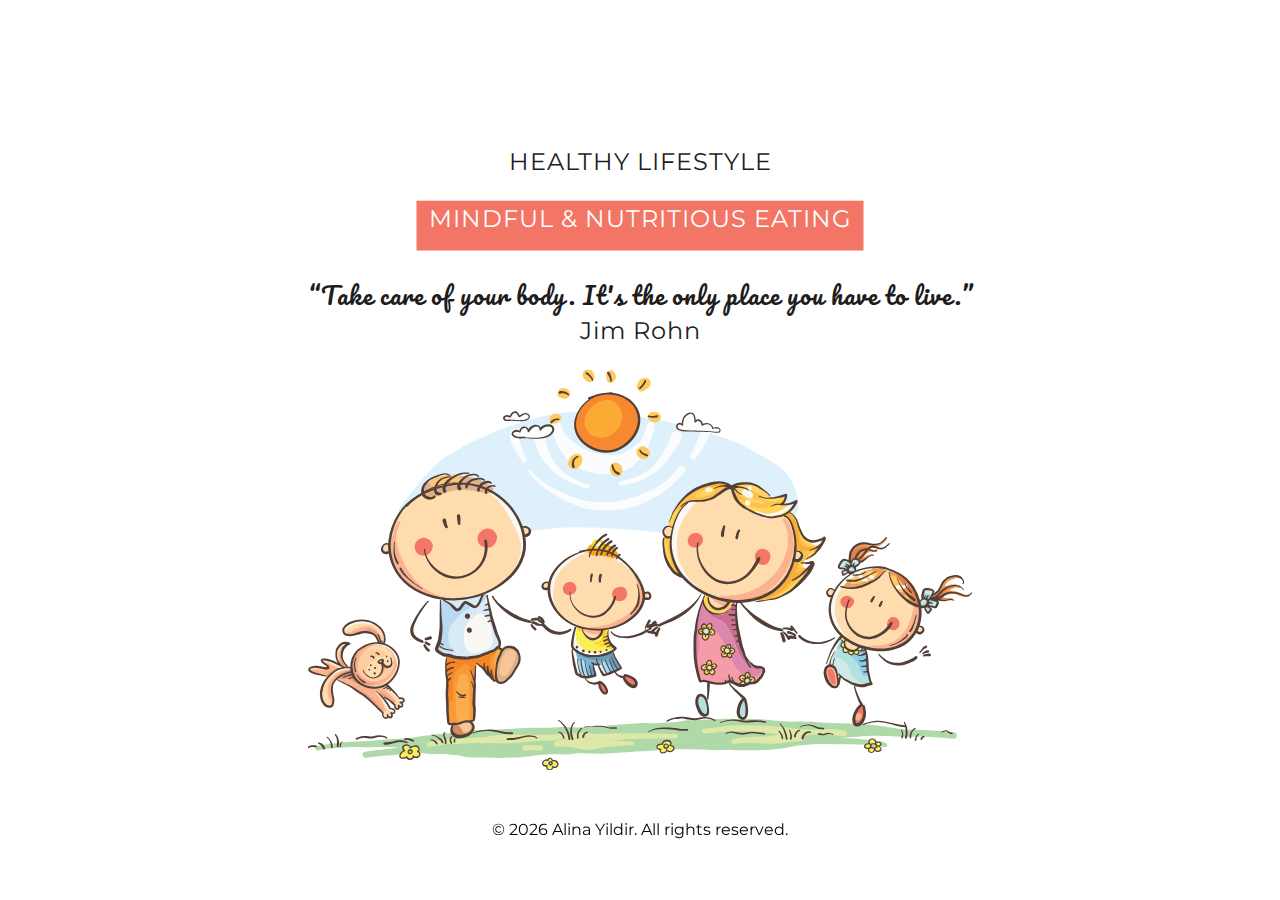
<file: text-animation/text-animation.html>
<!DOCTYPE html>
<html lang="en">
<head>
<title>Alina Yildir | Text Animation</title>
<meta charset="utf-8">
<meta name="viewport" content="width=device-width, initial-scale=1">
<meta name="description" content="HTML, CSS, Adobe Photoshop">
<meta name="keywords" content="HTML, CSS, Adobe Photoshop">
<link rel="shortcut icon" href="favicon.ico">
<link rel="preconnect" href="https://fonts.googleapis.com">
<link rel="preconnect" href="https://fonts.gstatic.com" crossorigin>
<link href="https://fonts.googleapis.com/css2?family=Montserrat&family=Pacifico&display=swap" rel="stylesheet">
<link rel="stylesheet" href="css/text-animation.css">
</head>
<body>
<div id="container">
  <p>Healthy Lifestyle</p>
  <div id="changing-text">
    <div>
      <div>Mindful &amp; Nutritious Eating</div>
    </div>
    <div>
      <div>Effective Exercise &amp; Physical Activity</div>
    </div>
    <div>
      <div>Adequate Sleep, Rest, &amp; Renewal</div>
    </div>
  </div>
  <p id="quote"><q>Take care of your body. It&apos;s the only place you have to live.</q><br>
    Jim Rohn</p>
  <img src="img/family.svg" alt=""> </div>
<p id="footer">&#169; <script>document.write(new Date().getFullYear())</script> Alina Yildir. All rights reserved.</p>
</body>
</html>
</file>
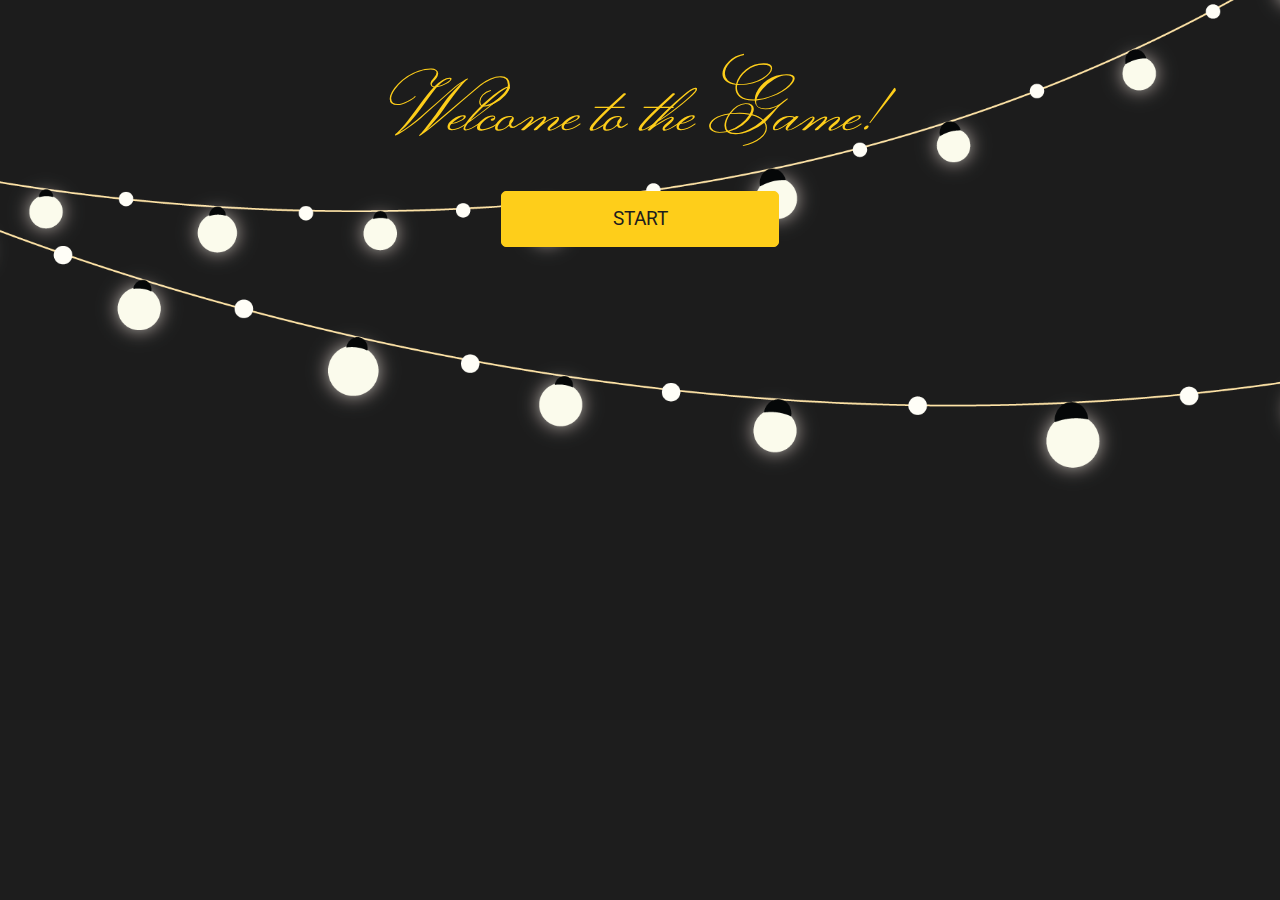
<file: tic-tac-toe/tic-tac-toe.html>
<!DOCTYPE html>
<html lang="en">
<head>
<title>Alina Yildir | Tic-Tac-Toe</title>
<meta charset="utf-8">
<meta name="viewport" content="width=device-width, initial-scale=1">
<meta name="description" content="HTML, CSS, Bootstrap, JavaScript, Adobe Photoshop">
<meta name="keywords" content="HTML, CSS, Bootstrap, JavaScript, Adobe Photoshop">
<link rel="shortcut icon" href="favicon.ico">
<link rel="stylesheet" href="https://fonts.googleapis.com/css?family=Roboto:300,400,500">
<link rel="stylesheet" href="https://fonts.googleapis.com/css?family=Monsieur+La+Doulaise">
<link rel="stylesheet" href="css/bootstrap.css">
<link rel="stylesheet" href="css/tic-tac-toe.css">
</head>
<body>
<div class="container">
  <div class="row">
    <div class="col-sm-12 col-md-12 col-lg-12">
      <div class="welcomeScreen">
        <p>Welcome to the Game!</p>
        <button id="initGame">Start</button>
      </div>
    </div>
  </div>
</div>
<script src="js/jquery.js"></script> 
<script src="js/bootstrap.js"></script> 
<script src="js/tic-tac-toe.js"></script>
</body>
</html>
</file>
<file: my-english-pages/css/main.css>
body {
  color: #2c2c2c;
  font-size: 16px;
  font-family: 'Montserrat', sans-serif;
  overflow-x: hidden;
  -moz-osx-font-smoothing: grayscale;
  -webkit-font-smoothing: antialiased;
}
h1 {
  font-family: 'Cookie', cursive;
  font-size: 5.5em;
}
h2 {
  font-family: 'Cookie', cursive;
  font-size: 3em;
  color: #bb0909 !important;
  text-shadow: 0.5px 0.5px 0.5px #2c2c2c;
}
.text-shadow {
  text-shadow: 2px 2px 3px #2c2c2c;
}
a:link {
  color: #061c4b;
}
a:visited, a:hover, a:active {
  color: #bb0909;
  text-decoration: none;
}
.btn {
  border: none;
  font-size: 0.9em;
}
.btn-primary {
  background-color: #061c4b !important;
  color: #fff !important;
}
.btn-primary:hover, .btn-primary:focus {
  background-color: #bb0909 !important;
}
.btn-lg {
  font-size: 1.05rem;
}
.index-page .page-header {
  height: 125vh;
}
.index-page .page-header .container > .content-center {
  top: 50%;
}
.badge {
  font-size: 0.9em;
  padding: 5px 10px;
  border: 1px solid;
  margin-bottom: 5px;
  color: #fff;
  border-radius: 1.125rem;
  font-weight: 400;
  border-color: #bb0909;
  background-color: #bb0909;
}
.card {
  border: 0;
  border-radius: 0.1875rem;
  display: inline-block;
  position: relative;
  width: 100%;
  margin-bottom: 30px;
  box-shadow: 0px 5px 25px 0px #8c8c8c;
}
.card .card-header {
  background-color: transparent;
  border-bottom: 0;
  background-color: transparent;
  border-radius: 0;
  padding: 0;
}
.bg-primary {
  background-color: #bb0909 !important;
  opacity: 0.95;
}
.modal-content {
  border-radius: 0.1875rem;
  border: none;
  box-shadow: 0px 10px 50px 0px #2c2c2c;
}
.modal-content .modal-body {
  padding-top: 24px;
  padding-right: 24px;
  padding-bottom: 4px;
  padding-left: 24px;
  line-height: 1.9;
}
.modal-content .modal-footer {
  border-top: none;
  padding-right: 24px;
  padding-bottom: 24px;
  padding-left: 24px;
  -webkit-justify-content: space-between;
  justify-content: space-between;
}
.modal-content .modal-footer button {
  margin: 0;
  padding-left: 16px;
  padding-right: 16px;
  width: auto;
}
.modal-content .modal-body + .modal-footer {
  padding-top: 0;
}
.footer {
  padding: 24px 0;
  color: #fff;
  font-size: 0.8rem;
}
.page-header {
  min-height: 100vh;
  max-height: 999px;
  padding: 0;
  color: #fff;
  position: relative;
  overflow: hidden;
}
.page-header .page-header-image {
  position: absolute;
  background-size: cover;
  background-position: center center;
  width: 100%;
  height: 100%;
  z-index: -1;
}
.page-header .content-center {
  position: absolute;
  top: 50%;
  left: 50%;
  z-index: 2;
  -ms-transform: translate(-50%, -50%);
  -webkit-transform: translate(-50%, -50%);
  transform: translate(-50%, -50%);
  text-align: center;
  color: #fff;
  padding: 0 15px;
  width: 100%;
  max-width: 880px;
}
[data-background-color="blue"] {
  background-color: #061c4b;
}
.form-control:focus {
  border: 1px solid #2c2c2c;
  -webkit-box-shadow: none;
  box-shadow: none;
  outline: 0 !important;
  color: #2c2c2c;
}
textarea.form-control {
  max-width: 100%;
  max-height: 80px;
  padding: 10px 10px 0 0;
  resize: none;
  border: none;
  border-bottom: 1px solid #e3e3e3;
  border-radius: 0;
  line-height: 2;
}
textarea.form-control:focus, textarea.form-control:active {
  border-left: none;
  border-top: none;
  border-right: none;
}
.nav-tabs {
  border: 0;
  padding: 15px 0.7rem;
}
.nav-tabs > .nav-item > .nav-link {
  margin: 0;
  margin-right: 5px;
  background-color: transparent;
  border: 1px solid transparent;
  border-radius: 30px;
  font-size: 14px;
  padding: 11px 23px;
  line-height: 1.5;
}
.nav-tabs.nav-tabs-neutral > .nav-item > .nav-link {
  color: #fff;
}
.nav-tabs.nav-tabs-neutral > .nav-item > .nav-link.active {
  background-color: #bb0909;
  color: #fff;
}
.navbar a:not(.btn):not(.dropdown-item) {
  color: #fff;
}
.navbar p {
  display: inline-block;
  margin: 0;
  line-height: 21px;
  font-weight: inherit;
  font-size: inherit;
}
.navbar .navbar-nav .nav-link:not(.btn) {
  text-transform: uppercase;
  font-size: 0.85em;
  letter-spacing: 0.7px;
  padding: 0.5rem 0.7rem;
  line-height: 1.625rem;
}
.navbar .navbar-nav .nav-item.active .nav-link:not(.btn), .navbar .navbar-nav .nav-item .nav-link:not(.btn):focus, .navbar .navbar-nav .nav-item .nav-link:not(.btn):hover, .navbar .navbar-nav .nav-item .nav-link:not(.btn):active {
  background-color: rgba(255, 255, 255, 0.35);
  border-radius: 0.1875rem;
}
.navbar .navbar-brand {
  font-family: 'Cookie', cursive;
  color: #fff !important;
  text-shadow: 0.5px 0.5px 0.5px #2c2c2c;
  font-size: 2.25em;
  padding-top: 0.5rem;
  padding-bottom: 0.5rem;
  line-height: 1.625rem;
}
.navbar .navbar-toggler {
  width: 37px;
  height: 27px;
  outline: 0;
  cursor: pointer;
}
.navbar .navbar-toggler .navbar-toggler-bar.middle-bar {
  width: 17px;
  transition: width .2s linear;
}
.navbar .navbar-toggler:hover .navbar-toggler-bar.middle-bar {
  width: 22px;
}
@media screen and (max-width: 991px) {
  .sidebar-collapse .navbar-collapse {
    position: fixed;
    display: block !important;
    top: 0;
    height: 100% !important;
    width: 300px;
    right: 0;
    z-index: 1032;
    visibility: visible;
    background-color: #2c2c2c;
    overflow-y: visible;
    border-top: none;
    text-align: left;
    max-height: none !important;
    -webkit-transform: translate3d(300px, 0, 0);
    -moz-transform: translate3d(300px, 0, 0);
    -o-transform: translate3d(300px, 0, 0);
    -ms-transform: translate3d(300px, 0, 0);
    transform: translate3d(300px, 0, 0);
    -webkit-transition: all 0.5s cubic-bezier(0.685, 0.0473, 0.346, 1);
    -moz-transition: all 0.5s cubic-bezier(0.685, 0.0473, 0.346, 1);
    -o-transition: all 0.5s cubic-bezier(0.685, 0.0473, 0.346, 1);
    -ms-transition: all 0.5s cubic-bezier(0.685, 0.0473, 0.346, 1);
    transition: all 0.5s cubic-bezier(0.685, 0.0473, 0.346, 1);
  }
  .sidebar-collapse .navbar-collapse:before {
    background: #061c4b;
    background-image: url('../img/dot-pattern.png');
    background-repeat: repeat;
    background-size: 2px;
    width: 100vw;
    height: 100vh;
    display: block;
    content: "";
    position: absolute;
    width: 100%;
    height: 100%;
    top: 0;
    left: 0;
    z-index: -1;
  }
  .sidebar-collapse .navbar-collapse .navbar-nav:not(.navbar-logo) .nav-link {
    margin: 0 1rem;
    margin-top: 0.3125rem;
  }
  .sidebar-collapse .navbar .navbar-nav {
    margin-top: 53px;
    position: relative;
    max-height: calc(100vh - 75px);
    min-height: 100%;
    overflow: auto;
  }
  .sidebar-collapse .navbar .navbar-translate {
    width: 100%;
    position: relative;
    display: flex;
    -ms-flex-pack: justify !important;
    justify-content: space-between !important;
    -ms-flex-align: center;
    align-items: center;
    -webkit-transform: translate3d(0px, 0, 0);
    -moz-transform: translate3d(0px, 0, 0);
    -o-transform: translate3d(0px, 0, 0);
    -ms-transform: translate3d(0px, 0, 0);
    transform: translate3d(0px, 0, 0);
    -webkit-transition: all 0.5s cubic-bezier(0.685, 0.0473, 0.346, 1);
    -moz-transition: all 0.5s cubic-bezier(0.685, 0.0473, 0.346, 1);
    -o-transition: all 0.5s cubic-bezier(0.685, 0.0473, 0.346, 1);
    -ms-transition: all 0.5s cubic-bezier(0.685, 0.0473, 0.346, 1);
    transition: all 0.5s cubic-bezier(0.685, 0.0473, 0.346, 1);
  }
  .sidebar-collapse .navbar .navbar-toggler-bar {
    display: block;
    position: relative;
    width: 22px;
    height: 1px;
    border-radius: 1px;
    background: #fff;
  }
  .sidebar-collapse .navbar .navbar-toggler-bar + .navbar-toggler-bar {
    margin-top: 7px;
  }
  .sidebar-collapse .top-bar {
    transform: rotate(0);
  }
  .sidebar-collapse .middle-bar {
    opacity: 1;
  }
  .sidebar-collapse .bottom-bar {
    transform: rotate(0);
  }
  .sidebar-collapse .top-bar, .sidebar-collapse .middle-bar, .sidebar-collapse .bottom-bar {
    transition: all 0.2s;
  }
  .sidebar-collapse .toggled .top-bar {
    transform: rotate(45deg);
    transform-origin: 0%;
  }
  .sidebar-collapse .toggled .bottom-bar {
    transform: rotate(-45deg);
    transform-origin: 0%;
  }
  .sidebar-collapse .toggled .middle-bar {
    opacity: 0;
  }
  .sidebar-collapse [class*="navbar-expand-"] .navbar-collapse {
    width: 300px;
  }
  .sidebar-collapse #bodyClick {
    height: 100%;
    width: 100%;
    position: fixed;
    opacity: 1;
    top: 0;
    left: auto;
    right: 300px;
    content: "";
    z-index: 9999;
    overflow-x: hidden;
    background-color: transparent;
    -webkit-transition: all 0.5s cubic-bezier(0.685, 0.0473, 0.346, 1);
    -moz-transition: all 0.5s cubic-bezier(0.685, 0.0473, 0.346, 1);
    -o-transition: all 0.5s cubic-bezier(0.685, 0.0473, 0.346, 1);
    -ms-transition: all 0.5s cubic-bezier(0.685, 0.0473, 0.346, 1);
    transition: all 0.5s cubic-bezier(0.685, 0.0473, 0.346, 1);
  }
  .nav-open .sidebar-collapse .navbar-collapse {
    -webkit-transform: translate3d(0px, 0, 0);
    -moz-transform: translate3d(0px, 0, 0);
    -o-transform: translate3d(0px, 0, 0);
    -ms-transform: translate3d(0px, 0, 0);
    transform: translate3d(0px, 0, 0);
  }
  .nav-open .sidebar-collapse .navbar-translate {
    -webkit-transform: translate3d(-300px, 0, 0);
    -moz-transform: translate3d(-300px, 0, 0);
    -o-transform: translate3d(-300px, 0, 0);
    -ms-transform: translate3d(-300px, 0, 0);
    transform: translate3d(-300px, 0, 0);
  }
}
@media screen and (max-width: 768px) {
  .nav-tabs {
    display: inline-block;
    width: 100%;
    padding-left: 100px;
    padding-right: 100px;
    text-align: center;
  }
  .nav-tabs .nav-item > .nav-link {
    margin-bottom: 5px;
  }
}
</file>
<file: all-you-need-is-love/css/all-you-need-is-love.css>
body {
  margin: 0;
}
.panels {
  min-height: 100vh;
  overflow: hidden;
  display: flex;
}
.panel {
  background: #0b6623;
  box-shadow: inset 0 0 0 5px rgba(255, 255, 255, 0.1);
  color: #f8f8f8;
  text-align: center;
  align-items: center;
  transition: font-size 0.7s cubic-bezier(0.61, -0.19, 0.7, -0.11), flex 0.7s cubic-bezier(0.61, -0.19, 0.7, -0.11), background 0.2s;
  font-size: 15px;
  background-size: cover;
  background-position: center;
  flex: 1;
  justify-content: center;
  display: flex;
  flex-direction: column;
}
.panel1 {
  background-image: url('../img/all-you-need-is-love-1.jpg');
}
.panel2 {
  background-image: url('../img/all-you-need-is-love-2.jpg');
}
.panel3 {
  background-image: url('../img/all-you-need-is-love-3.jpg');
}
.panel4 {
  background-image: url('../img/all-you-need-is-love-4.jpg');
}
.panel5 {
  background-image: url('../img/all-you-need-is-love-5.jpg');
}
.panel > * {
  margin: 0;
  width: 100%;
  transition: transform 0.5s;
  flex: 1 0 auto;
  display: flex;
  justify-content: center;
  align-items: center;
}
.panel > *:first-child {
  transform: translateY(-100%);
}
.panel.open-active > *:first-child {
  transform: translateY(0);
}
.panel > *:last-child {
  transform: translateY(100%);
}
.panel.open-active > *:last-child {
  transform: translateY(0);
}
.panel p {
  text-transform: uppercase;
  font-family: 'Shrikhand', cursive;
  text-shadow: 1px 1px 5px #1d1d1d;
}
.panel.open {
  flex: 5;
  font-size: 15px;
}
@media only screen and (min-width: 576px) {
  .panel {
    font-size: 20px;
  }
  .panel.open {
    font-size: 20px;
  }
}
@media only screen and (min-width: 768px) {
  .panel {
    font-size: 25px;
  }
  .panel.open {
    font-size: 25px;
  }
}
@media only screen and (min-width: 992px) {
  .panel {
    font-size: 30px;
  }
  .panel.open {
    font-size: 30px;
  }
}
</file>
<file: drag-and-drop/css/drag-and-drop.css>
body {
  background: #e0ffff;
  margin: 0;
  padding: 0;
  width: 1000px;
  height: 1000px;
}
[draggable] {
  cursor: move;
}
</file>
<file: drum-kit/css/drum-kit.css>
html {
  font-size: 5px;
}
body {
  font-family: 'Roboto', sans-serif;
}
#background-image {
  background-image: url('../img/drum-kit.jpg');
  background-repeat: no-repeat;
  background-position: center;
  -webkit-background-size: cover;
  -moz-background-size: cover;
  -o-background-size: cover;
  -ms-background-size: cover;
  background-size: cover;
  width: 100vw;
  height: 100vh;
  position: relative;
}
.dot-pattern {
  background-image: url('../img/dot-pattern.png');
  background-repeat: repeat;
  -webkit-background-size: 2px;
  -moz-background-size: 2px;
  -o-background-size: 2px;
  -ms-background-size: 2px;
  background-size: 2px;
  width: 100vw;
  height: 100vh;
}
.welcome {
  position: absolute;
  top: 50%;
  left: 50%;
  transform: translate(-50%, -50%);
}
.key {
  border: 0.3rem solid #1d1d1d;
  border-radius: 0.5rem;
  margin: 0.5rem;
  font-size: 1.5rem;
  padding: 1rem 0.5rem;
  transition: all 0.07s ease;
  width: 10rem;
  text-align: center;
  color: #f8f8f8;
  background: rgba(0, 0, 0, 0.5);
  text-shadow: 0 0 0.5rem #1d1d1d;
}
.playing {
  transform: scale(1.1);
  border-color: #26a9e1;
  box-shadow: 0 0 1rem #26a9e1;
}
kbd {
  display: block;
  font-size: 4rem;
}
.sound {
  font-size: 1.1rem;
  text-transform: uppercase;
  letter-spacing: 0.15rem;
  color: #26a9e1;
}
p {
  text-align: center;
  color: #f8f8f8;
  font-size: 2rem;
  text-shadow: 1px 1px #1d1d1d;
  font-weight: 300;
}
@media only screen and (min-width: 576px) {
  html {
    font-size: 7px;
  }
}
@media only screen and (min-width: 768px) {
  html {
    font-size: 8.5px;
  }
}
@media only screen and (min-width: 992px) {
  html {
    font-size: 10px;
  }
}
</file>
<file: healthy-eating/css/healthy-eating.css>
body {
  font-family: 'Roboto', sans-serif;
  letter-spacing: 0.05em;
}
a {
  color: #57311f;
}
a:focus, a:hover {
  text-decoration: none;
  color: #110906;
}
#mainNav {
  min-height: 56px;
  background-color: #fff;
}
#mainNav .navbar-toggler {
  padding: 0.75rem;
  color: #57311f;
  border: 1.5px solid #57311f;
}
#mainNav .navbar-toggler:focus {
  outline: none;
}
#mainNav .navbar-brand {
  color: #57311f;
  font-size: 2.25rem;
  font-family: 'Cookie', cursive;
  font-weight: 600;
  padding: .25rem 0;
}
@media (min-width: 992px) {
  #mainNav {
    padding-top: 0;
    padding-bottom: 0;
    border-bottom: none;
    background-color: transparent;
    -webkit-transition: background-color 0.3s ease-in-out;
    transition: background-color 0.3s ease-in-out;
  }
  #mainNav .navbar-brand {
    padding: .5rem 0;
    color: #fff;
  }
  #mainNav .nav-link {
    -webkit-transition: none;
    transition: none;
    padding: 2rem 1.5rem;
    color: #fff;
  }
  #mainNav .nav-link:hover {
    color: rgba(255, 255, 255, 0.75);
  }
  #mainNav .nav-link:active {
    color: rgba(255, 255, 255, 0.85);
  }
  #mainNav.navbar-shrink {
    background-color: #fff;
  }
  #mainNav.navbar-shrink .navbar-brand {
    color: #57311f;
  }
  #mainNav.navbar-shrink .nav-link {
    color: #57311f;
    padding: 1.5rem 1.5rem 1.25rem;
    border-bottom: 0.25rem solid transparent;
  }
  #mainNav.navbar-shrink .nav-link:hover {
    color: rgba(87, 49, 31, 0.75);
  }
  #mainNav.navbar-shrink .nav-link:active {
    color: rgba(87, 49, 31, 0.85);
  }
  #mainNav.navbar-shrink .nav-link.active {
    outline: none;
    border-bottom: 0.25rem solid #57311f;
  }
}
.masthead {
  position: relative;
  width: 100%;
  height: auto;
  min-height: 35rem;
  padding: 15rem 0;
  background: -webkit-gradient(linear, left top, left bottom, from(rgba(22, 22, 22, 0.1)), color-stop(75%, rgba(22, 22, 22, 0.5)), to(#110906)), url("../img/background-image.jpg");
  background: linear-gradient(to bottom, rgba(22, 22, 22, 0.1) 0%, rgba(22, 22, 22, 0.5) 75%, #110906 100%), url("../img/background-image.jpg");
  background-position: center;
  background-repeat: no-repeat;
  background-attachment: scroll;
  background-size: cover;
}
.masthead h1 {
  font-family: 'Cookie', cursive;
  font-size: 4rem;
  color: #fff;
  text-shadow: 2px 2px 5px #110906;
}
.masthead p {
  max-width: 20rem;
  font-size: 0.95rem;
  color: #fff;
  text-shadow: 1px 1px 2.5px #110906;
}
@media (min-width: 768px) {
  .masthead h1 {
    font-size: 6rem;
  }
  .masthead p {
    max-width: 25rem;
    font-size: 1.1rem;
  }
}
@media (min-width: 992px) {
  .masthead {
    height: 100vh;
    padding: 0;
  }
  .masthead h1 {
    font-size: 10rem;
  }
  .masthead p {
    max-width: 30rem;
    font-size: 1.25rem;
  }
}
.projects-section {
  padding: 5.5rem 0 0 0;
}
h2 {
  font-family: 'Cookie', cursive;
  font-size: 2.75rem;
  font-weight: 600;
  color: #57311f;
}
.projects-section .featured-text {
  padding: 1rem;
}
h3 {
  font-family: 'Cookie', cursive;
  font-size: 2rem;
  font-weight: 600;
  color: #57311f;
}
h4 {
  font-family: 'Cookie', cursive;
  font-size: 1.5rem;
  font-weight: 600;
}
.projects-section .project-text {
  padding: 3rem;
  font-size: 0.9rem;
}
@media (min-width: 768px) {
  .projects-section {
    padding: 6.5rem 0 0 0;
  }
  h2 {
    font-size: 3.25rem;
  }
  .projects-section .featured-text {
    padding: 1rem;
  }
  h3 {
    font-size: 2.5rem;
  }
  h4 {
    font-size: 2rem;
  }
}
@media (min-width: 992px) {
  .projects-section {
    padding: 7.5rem 0 0 0;
  }
  h2 {
    font-size: 4.25rem;
  }
  .projects-section .featured-text {
    padding: 0 0 0 2rem;
    border-left: 0.35rem solid #57311f;
  }
  h3 {
    font-size: 3.5rem;
  }
  h4 {
    font-size: 2.5rem;
  }
  .projects-section .project-text {
    padding: 2.5rem;
  }
}
.img-zoom {
  overflow: hidden;
}
.img-zoom img {
  width: 100%;
  -webkit-transition: all 0.7s ease-in-out;
  -moz-transition: all 0.7s ease-in-out;
  -o-transition: all 0.7s ease-in-out;
  transition: all 0.7s ease-in-out;
}
.img-zoom img:hover {
  -webkit-transform: scale(1.5);
  -ms-transform: scale(1.5);
  -o-transform: scale(1.5);
  transform: scale(1.5);
}
.bg-black {
  background-color: #110906 !important;
}
.gallery-overlay {
  position: relative;
}
.gallery-overlay .textbox {
  width: 100%;
  height: 100%;
  position: absolute;
  top: 0;
  left: 0;
  -webkit-transform: scale(0);
  transform: scale(0);
  background-color: rgba(29, 29, 29, 0.35);
}
.gallery-overlay:hover .textbox {
  -webkit-transform: scale(1);
  transform: scale(1);
}
.textbox {
  -webkit-transition: all 0.5s ease-out;
  transition: all 0.5s ease-out;
}
.textbox p {
  font-family: 'Cookie', cursive;
  font-size: 2.3rem;
  color: #f8f8f8;
  text-align: center;
  position: absolute;
  top: 50%;
  left: 50%;
  transform: translateX(-50%) translateY(-50%);
}
@media only screen and (min-width: 576px) {
  .textbox p {
    font-size: 2.3rem;
  }
}
@media only screen and (min-width: 768px) {
  .textbox p {
    font-size: 1.9rem;
  }
}
@media only screen and (min-width: 992px) {
  .textbox p {
    font-size: 1.9rem;
  }
}
@media only screen and (min-width: 1200px) {
  .textbox p {
    font-size: 2.3rem;
  }
}
footer {
  padding: 3.5rem 0;
}
.wrapper {
  position: relative;
  -webkit-transition: all 0.3s ease-in-out;
  -moz-transition: all 0.3s ease-in-out;
  -o-transition: all 0.3s ease-in-out;
  transition: all 0.3s ease-in-out;
}
.popup-modal {
  max-width: 650px;
  background: #fff;
  position: relative;
  margin: 0 auto;
}
.popup-modal .description-box {
  padding: 15px 35px;
}
.popup-modal .link-box {
  padding: 15px 35px;
  background: #110906;
  text-align: right;
}
.popup-modal .link-box a {
  color: #fff;
  cursor: pointer;
}
.popup-modal .link-box a:hover {
  color: rgba(255, 255, 255, 0.75);
}
</file>
<file: image-gallery/css/swipebox.css>
/*! Swipebox v1.2.8 | Constantin Saguin csag.co | MIT License | github.com/brutaldesign/swipebox */
html.swipebox-html.swipebox-touch {
  overflow: hidden !important;
}

#swipebox-overlay img {
  border: none !important;
}

#swipebox-overlay {
  width: 100%;
  height: 100%;
  position: fixed;
  top: 0;
  left: 0;
  z-index: 99999 !important;
  overflow: hidden;
  -webkit-user-select: none;
  -moz-user-select: none;
  -ms-user-select: none;
  user-select: none;
}

#swipebox-container {
  position: relative;
  width: 100%;
  height: 100%;
}

#swipebox-slider {
  -webkit-transition: -webkit-transform 0.4s ease;
  transition: transform 0.4s ease;
  height: 100%;
  left: 0;
  top: 0;
  width: 100%;
  white-space: nowrap;
  position: absolute;
  display: none;
  cursor: pointer;
}
#swipebox-slider .slide {
  height: 100%;
  width: 100%;
  line-height: 1px;
  text-align: center;
  display: inline-block;
}
#swipebox-slider .slide:before {
  content: "";
  display: inline-block;
  height: 43%;
  width: 1px;
  margin-right: -1px;
}
#swipebox-slider .slide img, #swipebox-slider .slide .swipebox-video-container {
  display: inline-block;
  max-height: 100%;
  max-width: 100%;
  margin: 0;
  padding: 0;
  width: auto;
  height: auto;
  vertical-align: middle;
}
#swipebox-slider .slide .swipebox-video-container {
  background: none;
  max-width: 1140px;
  max-height: 100%;
  width: 100%;
  padding: 5%;
  -webkit-box-sizing: border-box;
  box-sizing: border-box;
  -moz-box-sizing: border-box;
}
#swipebox-slider .slide .swipebox-video-container .swipebox-video {
  width: 100%;
  height: 0;
  padding-bottom: 56.25%;
  overflow: hidden;
  position: relative;
}
#swipebox-slider .slide .swipebox-video-container .swipebox-video iframe {
  width: 100% !important;
  height: 100% !important;
  position: absolute;
  top: 0;
  left: 0;
}
#swipebox-slider .slide-loading {
  background: url(../img/loader.gif) no-repeat center center;
}

#swipebox-bottom-bar,
#swipebox-top-bar {
  -webkit-transition: 0.5s all;
  transition: 0.5s all;
  -moz-transition: 0.5s all;
  position: absolute;
  left: 0;
  z-index: 999;
  height: 50px;
  width: 100%;
}

#swipebox-bottom-bar {
  bottom: -50px;
}
#swipebox-bottom-bar.visible-bars {
  -webkit-transform: translate3d(0, -50px, 0);
  transform: translate3d(0, -50px, 0);
  -moz-transform: translate3d(0, -50px, 0);
  -o-transform: translate3d(0, -50px, 0);
  -ms-transform: translate3d(0, -50px, 0);
}

#swipebox-top-bar {
    bottom: 14%;
}
#swipebox-title {
    display: block;
    width: 45%;
    text-align: center;
    margin: 0 auto !important;
}
#swipebox-prev,
#swipebox-next,
#swipebox-close {
  background-image: url(../img/icons.png);
  background-repeat: no-repeat;
  border: none !important;
  text-decoration: none !important;
  cursor: pointer;
  width: 50px;
  height: 50px;
  top: 0;
}

#swipebox-arrows {
  display: block;
  margin: 0 auto;
  width: 100%;
  height: 50px;
}

#swipebox-prev {
  background-position: -32px 13px;
  float: left;
}

#swipebox-next {
  background-position: -78px 13px;
  float: right;
}
#swipebox-close {
	right: 50px;
	top: 12px;
	position: absolute;
	z-index: 9999;
	background-position: 15px 12px;
}
.swipebox-no-close-button #swipebox-close {
  display: none;
}

#swipebox-prev.disabled,
#swipebox-next.disabled {
  opacity: 0.3;
}

.swipebox-no-touch #swipebox-overlay.rightSpring #swipebox-slider {
  -webkit-animation: rightSpring 0.3s;
  animation: rightSpring 0.3s;
  -moz-animation: rightSpring 0.3s;
}
.swipebox-no-touch #swipebox-overlay.leftSpring #swipebox-slider {
  -webkit-animation: leftSpring 0.3s;
  animation: leftSpring 0.3s;
  -moz-animation: leftSpring 0.3s;
}

.swipebox-touch #swipebox-container:before, .swipebox-touch #swipebox-container:after {
  -webkit-backface-visibility: hidden;
  backface-visibility: hidden;
  -webkit-transition: all .3s ease;
  transition: all .3s ease;
  -moz-transition: all .3s ease;
  content: ' ';
  position: absolute;
  z-index: 999;
  top: 0;
  height: 100%;
  width: 20px;
  opacity: 0;
}
.swipebox-touch #swipebox-container:before {
  left: 0;
  -webkit-box-shadow: inset 10px 0px 10px -8px #656565;
  box-shadow: inset 10px 0px 10px -8px #656565;
  -moz-box-shadow: inset 10px 0px 10px -8px #656565;
}
.swipebox-touch #swipebox-container:after {
  right: 0;
  -webkit-box-shadow: inset -10px 0px 10px -8px #656565;
  box-shadow: inset -10px 0px 10px -8px #656565;
  -moz-box-shadow: inset -10px 0px 10px -8px #656565;
}
.swipebox-touch #swipebox-overlay.leftSpringTouch #swipebox-container:before {
  opacity: 1;
}
.swipebox-touch #swipebox-overlay.rightSpringTouch #swipebox-container:after {
  opacity: 1;
}

@-webkit-keyframes rightSpring {
  0% {
    left: 0;
  }

  50% {
    left: -30px;
  }

  100% {
    left: 0;
  }
}

@keyframes rightSpring {
  0% {
    left: 0;
  }

  50% {
    left: -30px;
  }

  100% {
    left: 0;
  }
}
@-webkit-keyframes leftSpring {
  0% {
    left: 0;
  }

  50% {
    left: 30px;
  }

  100% {
    left: 0;
  }
}
@keyframes leftSpring {
  0% {
    left: 0;
  }

  50% {
    left: 30px;
  }

  100% {
    left: 0;
  }
}
@media screen and (min-width: 800px) {
  #swipebox-close {
    right: 50px;
	top: 12px;
  }

  #swipebox-arrows {
    width: 80%;
    max-width: 800px;
  }
}
/* Skin
--------------------------*/
#swipebox-overlay {
  background: #0d0d0d;
}

#swipebox-bottom-bar,
#swipebox-top-bar {
  opacity: 1;
}

#swipebox-top-bar {
  color: white !important;
  font-size: 15px;
  line-height: 30px;
}
@media(max-width:1366px){
#swipebox-top-bar {
    bottom: 20%;
}
}
@media(max-width:1080px){
#swipebox-title {
    width: 61%;
    line-height: 1.8em;
    margin: 1em auto 0 !important;
}
}
@media(max-width:768px){
#swipebox-title {
    width: 75%;
}
#swipebox-arrows {
    width: 83%;
}
}
@media(max-width:667px){
#swipebox-slider .slide img, #swipebox-slider .slide .swipebox-video-container {
    max-width: 80%;
}
#swipebox-title {
    width: 82%;
    font-size: 14px;
    font-weight: 300;
}
}
@media(max-width:640px){
#swipebox-title {
    width: 82%;
    font-size: .9em;
}
#swipebox-arrows {
    width: 80%;
}
}
@media(max-width:480px){
#swipebox-title {
    width: 85%;
}
#swipebox-close {
    right: 30px;
}
#swipebox-slider .slide img, #swipebox-slider .slide .swipebox-video-container {
    max-width: 100%;
}
#swipebox-container {
    width: 97%;
}
}
@media(max-width:414px){
#swipebox-container {
    width: 96%;
}
}
@media(max-width:384px){
#swipebox-top-bar {
    bottom: 23%;
}
}
</file>
<file: image-gallery/css/image-gallery.css>
body {
  background-color: #f8f8f8;
  font-family: 'Roboto', sans-serif;
  font-weight: 300;
  overflow-x: hidden;
}
.section-title {
  font-family: 'Monsieur La Doulaise', cursive;
  text-align: center;
  margin-top: 75px;
  margin-bottom: 30px;
  font-size: 2.9rem;
}
.gallery-grid {
  padding: 0;
  float: left;
  width: 100%;
}
.gallery-overlay {
  position: relative;
}
.gallery-overlay .textbox {
  width: 100%;
  height: 100%;
  position: absolute;
  top: 0;
  left: 0;
  -webkit-transform: scale(0);
  transform: scale(0);
  background-color: rgba(29, 29, 29, 0.35);
}
.gallery-overlay:hover .textbox {
  -webkit-transform: scale(1);
  transform: scale(1);
}
.textbox {
  -webkit-transition: all 0.5s ease-out;
  transition: all 0.5s ease-out;
}
.textbox p {
  font-family: 'Monsieur La Doulaise', cursive;
  font-size: 2.3rem;
  color: #f8f8f8;
  text-align: center;
  position: absolute;
  top: 50%;
  left: 50%;
  transform: translateX(-50%) translateY(-50%);
}
#swipebox-title {
  font-family: 'Monsieur La Doulaise', cursive;
  color: #f8f8f8;
  font-size: 1.9rem;
  margin-top: 80px !important;
}
@media only screen and (min-width: 576px) {
  .gallery-grid {
    width: 50%;
  }
  .textbox p {
    font-size: 2.3rem;
  }
  .section-title {
    margin-top: 45px;
    margin-bottom: 40px;
    font-size: 2.9rem;
  }
  #swipebox-title {
    font-size: 1.9rem;
    margin-top: 80px !important;
  }
}
@media only screen and (min-width: 768px) {
  .gallery-grid {
    width: 33%;
  }
  .textbox p {
    font-size: 1.9rem;
  }
  .section-title {
    margin-top: 50px;
    margin-bottom: 50px;
    font-size: 3.3rem;
  }
  #swipebox-title {
    font-size: 1.9rem;
    margin-top: 80px !important;
  }
}
@media only screen and (min-width: 992px) {
  .textbox p {
    font-size: 1.9rem;
  }
  .section-title {
    margin-top: 55px;
    margin-bottom: 55px;
    font-size: 3.3rem;
  }
  #swipebox-title {
    font-size: 1.9rem;
    margin-top: 80px !important;
  }
}
@media only screen and (min-width: 1200px) {
  .textbox p {
    font-size: 2.3rem;
  }
  .section-title {
    margin-top: 55px;
    margin-bottom: 60px;
    font-size: 3.7rem;
  }
  #swipebox-title {
    font-size: 2.3rem;
    margin-top: 80px !important;
  }
}
</file>
<file: lemon-garden/css/lemon-garden.css>
body {
  background-color: #f8f8f8;
  color: #1d1d1d;
  font-family: 'Roboto', sans-serif;
  font-weight: 300;
  overflow-x: hidden;
}
#mainNav {
  border-bottom: 2.5px solid #8d8e6f;
  background-color: #72983e;
  opacity: 0.95;
  -webkit-transition: all 0.2s;
  transition: all 0.2s;
}
#mainNav .navbar-brand {
  transition: 0.35s all;
  -webkit-transition: 0.35s all;
  -moz-transition: 0.35s all;
  -o-transition: 0.35s all;
}
#mainNav .navbar-brand:focus, #mainNav .navbar-brand:hover {
  transform: scale(1.1);
  -webkit-transform: scale(1.1);
  -moz-transform: scale(1.1);
  -o-transform: scale(1.1);
  -ms-transform: scale(1.1);
  z-index: 1;
  transition: 0.5s all;
  -webkit-transition: 0.5s all;
  -moz-transition: 0.5s all;
  -o-transition: 0.5s all;
}
#mainNav .navbar-nav > li.nav-item > a.nav-link {
  letter-spacing: 0.25px;
  font-weight: 500;
  color: #f8f8f8;
}
.navbar-light .navbar-nav .nav-link {
  color: #f8f8f8;
}
.navbar-light .navbar-nav .nav-link:hover, .navbar-light .navbar-nav .nav-link:focus, .navbar-light .navbar-nav .nav-link.active {
  text-decoration: none;
  opacity: 0.65;
}
.navbar-light .navbar-toggler {
  color: #f8f8f8;
  border: none;
}
.navbar-toggler:focus {
  outline: none;
}
header.masthead {
  padding-top: 10rem;
  padding-bottom: calc(10rem - 56px);
  background-image: url('../img/karatas-fidan-bg.jpg');
  background-position: center center;
  background-size: cover;
}
header.masthead p {
  font-size: 1.1rem;
}
.btn {
  font-weight: 500;
  letter-spacing: 0.25px;
  text-transform: uppercase;
  border: none;
  border-radius: 10px;
}
.btn-xl {
  padding: 1rem 2rem;
}
.btn-primary {
  background-color: #72983e;
  border-color: #72983e;
}
.btn-primary:hover, .btn-primary:focus, .btn-primary:active {
  color: #f8f8f8;
  background-color: #8d8e6f !important;
}
.btn-primary:active, .btn-primary:focus {
  -webkit-box-shadow: 0 0 0 0.2rem rgba(141, 142, 111, 0.65) !important;
  box-shadow: 0 0 0 0.2rem rgba(141, 142, 111, 0.65) !important;
}
.narenciye-grid {
  transition: 0.35s all;
  -webkit-transition: 0.35s all;
  -moz-transition: 0.35s all;
  -o-transition: 0.35s all;
  margin-bottom: 35px;
}
.narenciye-grid:hover {
  transform: scale(1.05);
  -webkit-transform: scale(1.05);
  -moz-transform: scale(1.05);
  -o-transform: scale(1.05);
  -ms-transform: scale(1.05);
  z-index: 1;
  transition: 0.5s all;
  -webkit-transition: 0.5s all;
  -moz-transition: 0.5s all;
  -o-transition: 0.5s all;
}
.narenciye-title {
  background: #72983e;
  text-align: center;
  border-top: 2.5px solid #8d8e6f;
  border-bottom: 2.5px solid #8d8e6f;
}
.narenciye-title h1 {
  text-transform: capitalize;
  font-weight: 400;
  padding: 10px 0;
  font-size: 1.1rem;
  color: #f8f8f8;
}
.narenciye-grid p {
  text-align: center;
  font-size: 0.85rem;
  padding: 10px 20px;
  margin: 0;
}
.narenciye-grid p.gray-background {
  background: #8d8e6f;
  color: #f8f8f8;
}
h1 {
  text-transform: uppercase;
  font-weight: 400;
  font-size: 1.05rem;
}
.fidan-gallery {
  padding: 15px;
}
.fidan-gallery .row > div {
  padding: 2px;
}
.fidan-gallery .fidan-item img {
  width: 100%;
  position: relative;
}
.section-title {
  letter-spacing: 0.02rem;
  word-spacing: 3px;
  margin-top: 125px;
  margin-bottom: 55px;
}
.section-description {
  font-size: 0.85rem;
  margin-top: 15px;
  margin-bottom: 35px;
}
.img {
  max-width: 100%;
  height: auto;
}
.fidan-item .wrapper {
  position: relative;
  -webkit-transition: all 0.3s ease-in-out;
  -moz-transition: all 0.3s ease-in-out;
  -o-transition: all 0.3s ease-in-out;
  transition: all 0.3s ease-in-out;
}
.mySlides {
  display: none;
}
.center {
  display: block;
  margin-left: auto;
  margin-right: auto;
  width: 100%;
}
.cursor {
  cursor: pointer;
}
.icon-center {
  margin: auto 0;
}
.prev {
  cursor: pointer;
  position: absolute;
  margin: auto;
  right: 0%;
  opacity: 0.65;
}
.next {
  cursor: pointer;
  position: absolute;
  left: 0%;
  opacity: 0.65;
}
.prev:hover, .next:hover {
  opacity: 1;
}
.numberText {
  text-align: right;
  font-size: 0.85rem;
}
.demoFidan {
  filter: brightness(100%);
}
.demoFidan.active, .demoFidan:hover {
  filter: brightness(65%);
}
.contact-me-e-mail-1 a {
  color: #f8f8f8;
  font-weight: 400;
}
.contact-me-e-mail-1 a:hover {
  opacity: 0.75;
  text-decoration: none;
}
.contact-me-e-mail-2 a {
  color: #1d1d1d;
  font-weight: 400;
}
.contact-me-e-mail-2 a:hover {
  opacity: 0.75;
  text-decoration: none;
}
.contact-me-e-mail-3 a {
  color: #f8f8f8;
}
.contact-me-e-mail-3 a:hover {
  opacity: 0.75;
  text-decoration: none;
}
.contact-me-phone-1 {
  color: #f8f8f8;
  font-weight: 400;
}
.contact-me-phone-2 {
  color: #1d1d1d;
  font-weight: 400;
}
footer {
  color: #f8f8f8;
  font-weight: 400;
  padding: 30px 0;
  background-color: #72983e;
  font-size: 0.85rem;
  letter-spacing: 0.025rem;
}
#navbar-footer a {
  color: #f8f8f8;
  font-weight: 500;
}
#navbar-footer a:hover {
  opacity: 0.65;
  text-decoration: none;
}
#active-link {
  color: #f8f8f8;
  opacity: 0.65;
}
@media only screen and (min-width: 576px) {
  h1 {
    font-size: 1.15rem;
  }
  .section-description {
    font-size: 0.95rem;
  }
  .numberText {
    font-size: 0.95rem;
  }
  header.masthead p {
    font-size: 1.1rem;
  }
  .narenciye-title h1 {
    font-size: 1.1rem;
  }
  .narenciye-grid p {
    font-size: 0.95rem;
  }
  footer {
    font-size: 0.9rem;
  }
}
@media only screen and (min-width: 768px) {
  h1 {
    font-size: 1.15rem;
  }
  .section-description {
    font-size: 1.05rem;
  }
  .numberText {
    font-size: 1.05rem;
  }
  header.masthead p {
    font-size: 1.2rem;
  }
  .narenciye-title h1 {
    font-size: 1.2rem;
  }
  .narenciye-grid p {
    font-size: 1.05rem;
  }
  footer {
    font-size: 0.95rem;
  }
}
@media only screen and (min-width: 992px) {
  h1 {
    font-size: 1.25rem;
  }
  .section-description {
    font-size: 1.15rem;
  }
  .numberText {
    font-size: 1.15rem;
  }
  #mainNav .navbar-nav > li.nav-item > a.nav-link {
    padding: 0rem 1rem;
  }
  header.masthead p {
    font-size: 1.35rem;
  }
  header.masthead {
    height: 100vh;
    min-height: 650px;
    padding-top: 0;
    padding-bottom: 0;
  }
  .narenciye-title h1 {
    font-size: 1.35rem;
  }
  .narenciye-grid p {
    font-size: 1.15rem;
  }
  footer {
    font-size: 1rem;
  }
}
@media only screen and (min-width: 1200px) {
  h1 {
    font-size: 1.35rem;
  }
  .section-description {
    font-size: 1.25rem;
  }
  .numberText {
    font-size: 1.25rem;
  }
  header.masthead p {
    font-size: 1.5rem;
  }
  .narenciye-title h1 {
    font-size: 1.5rem;
  }
  .narenciye-grid p {
    font-size: 1.25rem;
  }
  footer {
    font-size: 1.05rem;
  }
}
</file>
<file: music-player/css/music-player.css>
body {
  background: #268bd2;
  font-family: 'Roboto', sans-serif;
}
ul.music-player {
  width: 450px;
  margin: 0 auto;
  margin-top: 200px;
  list-style: none;
}
ul.music-player li {
  border-bottom: 1px solid #fff;
  color: #1d1d1d;
  padding: 7px 7px 7px 40px;
  background: url(../img/media-btn.png) no-repeat 7px 7px;
  background-color: #aaa;
  background-position: 7px 5px;
  cursor: pointer;
}
ul.music-player li:first-child {
  -webkit-border-top-left-radius: 7px;
  -webkit-border-top-right-radius: 7px;
  border-top: none;
}
ul.music-player li:last-child {
  -webkit-border-bottom-left-radius: 7px;
  -webkit-border-bottom-right-radius: 7px;
  border-bottom: none;
}
ul.music-player li:hover {
  background-color: #555;
  color: #fff;
}
ul.music-player li#playing {
  background: url(../img/media-play-btn.png) no-repeat 7px 7px;
  background-color: #555;
  color: #fff;
  background-position: 7px 5px;
}
ul.music-player li#paused {
  background: url(../img/media-pause-btn.png) no-repeat 7px 7px;
  background-color: #777;
  color: #fff;
  background-position: 7px 5px;
}
</file>
<file: photoshop-for-photographers/css/photoshop-for-photographers.css>
*, *::before, *::after {
  box-sizing: border-box;
}
body {
  margin: 0;
  background-color: #fafafa;
  color: #1d1d1d;
  font-family: 'Roboto', sans-serif;
  font-weight: 300;
  font-size: 1rem;
  line-height: 1.5;
  overflow-x: hidden;
}
nav, footer {
  display: block;
}
footer .copyright {
  text-align: center;
  padding: 20px 0;
}
h2, h3 {
  font-family: 'Cookie', cursive;
  color: #DB7093;
  margin-top: 5rem;
  margin-bottom: 1rem;
  font-weight: 400;
}
h2 {
  font-size: 2.5rem;
}
h3 {
  font-size: 2.35rem;
}
p {
  margin-top: 1rem;
  margin-bottom: 1.5rem;
}
ul {
  margin-top: 0;
  margin-bottom: 1rem;
}
a {
  text-decoration: none;
}
.text-center {
  text-align: center !important;
}
.container {
  width: 100%;
  padding-right: 15px;
  padding-left: 15px;
  margin-right: auto;
  margin-left: auto;
}
.read-more-icon {
  font-size: 1.25rem;
}
.read-more-text {
  font-family: 'Cookie', cursive;
  font-size: 1.75rem;
}
.index-page .brand {
  font-family: 'Cookie', cursive;
  color: #fafafa;
  text-shadow: 2px 2px 5px #DB7093;
  text-align: center;
}
.index-page .brand h1 {
  font-weight: 500;
  display: inline-block;
  position: relative;
  font-size: 3rem;
}
@media (min-width: 576px) {
  .index-page .brand h1 {
    font-size: 4rem;
  }
  .container {
    max-width: 540px;
  }
}
@media (min-width: 768px) {
  .index-page .brand h1 {
    font-size: 5rem;
  }
  .container {
    max-width: 720px;
  }
}
@media (min-width: 992px) {
  .index-page .brand h1 {
    font-size: 6rem;
  }
  .container {
    max-width: 960px;
  }
}
@media (min-width: 1200px) {
  .index-page .brand h1 {
    font-size: 7rem;
  }
  .container {
    max-width: 1140px;
  }
}
.row {
  display: flex;
  flex-wrap: wrap;
  margin-right: -15px;
  margin-left: -15px;
}
.col-md-3, .col-md-6, .col-md-8, .col-md-12, .col-lg-6 {
  position: relative;
  width: 100%;
  min-height: 1px;
  padding-right: 15px;
  padding-left: 15px;
}
@media (min-width: 768px) {
  .col-md-3 {
    flex: 0 0 25%;
    max-width: 25%;
  }
  .col-md-6 {
    flex: 0 0 50%;
    max-width: 50%;
  }
  .col-md-8 {
    flex: 0 0 66.666667%;
    max-width: 66.666667%;
  }
  .col-md-12 {
    flex: 0 0 100%;
    max-width: 100%;
  }
}
@media (min-width: 992px) {
  .col-lg-6 {
    flex: 0 0 50%;
    max-width: 50%;
  }
}
.index-page .page-header {
  height: 90vh;
}
.navbar {
  position: relative;
  display: flex;
  flex-wrap: wrap;
  align-items: center;
  justify-content: space-between;
  padding: 0.5rem 1rem;
}
.navbar .navbar-toggler {
  cursor: pointer;
}
.navbar .navbar-toggler .navbar-toggler-icon {
  width: 22px;
  height: 2px;
  vertical-align: middle;
  outline: 0;
  display: block;
  border-radius: 1px;
}
.navbar .navbar-toggler .navbar-toggler-icon + .navbar-toggler-icon {
  margin-top: 4px;
}
.navbar-toggler {
  padding: 0.25rem 0.75rem;
  font-size: 1.25rem;
  line-height: 1;
  background-color: transparent;
  border: 1px solid transparent;
  border-radius: 0.25rem;
}
.navbar-toggler:hover, .navbar-toggler:focus {
  text-decoration: none;
}
.navbar.bg-info {
  color: #fafafa;
  background-color: #DB7093 !important;
  box-shadow: 0 4px 20px 0px rgba(0, 0, 0, 0.14), 0 7px 12px -5px rgba(219, 112, 147, 0.46);
}
.navbar.bg-info .dropdown-item:hover, .navbar.bg-info .dropdown-item:focus {
  box-shadow: 0 4px 20px 0px rgba(0, 0, 0, 0.14), 0 7px 10px -5px rgba(219, 112, 147, 0.4);
  background-color: #DB7093;
  color: #fafafa;
}
.navbar.bg-info .navbar-toggler .navbar-toggler-icon {
  background-color: #fafafa;
}
.fixed-top {
  position: fixed;
  top: 0;
  right: 0;
  left: 0;
  z-index: 1030;
}
@media (min-width: 992px) {
  .navbar-expand-lg .navbar-nav .dropdown-menu {
    position: absolute;
  }
  .navbar-expand-lg .navbar-toggler {
    display: none;
  }
}
.navbar .navbar-nav .nav-item .nav-link {
  position: relative;
  color: inherit;
  padding: 0.9375rem;
  font-weight: 400;
  border-radius: 3px;
  line-height: 20px;
}
.navbar-nav {
  display: flex;
  flex-direction: column;
  padding-left: 0;
  margin-bottom: 0;
  list-style: none;
}
.ml-auto {
  margin-left: auto !important;
}
.dropdown {
  position: relative;
}
.dropdown-menu {
  position: absolute;
  top: 100%;
  left: 0;
  z-index: 1000;
  display: none;
  float: left;
  min-width: 10rem;
  padding: 0.5rem 0;
  margin: 0.125rem 0 0;
  font-size: 1rem;
  color: #1d1d1d;
  text-align: left;
  list-style: none;
  background-color: #fafafa;
  background-clip: padding-box;
  border: 1px solid rgba(0, 0, 0, 0.15);
  border-radius: 0.25rem;
  box-shadow: 0 2px 2px 0 rgba(0, 0, 0, 0.14), 0 3px 1px -2px rgba(0, 0, 0, 0.2), 0 1px 5px 0 rgba(0, 0, 0, 0.12);
}
.dropdown-item {
  display: block;
  width: 100%;
  padding: 0.625rem 1.25rem;
  clear: both;
  font-weight: 400;
  color: #1d1d1d;
}
.nav {
  display: flex;
  flex-wrap: wrap;
  padding-left: 0;
  margin-bottom: 0;
  list-style: none;
}
.nav-link {
  display: block;
  padding: 0.5rem 1rem;
}
.tab-content > .tab-pane {
  display: none;
}
.tab-content > .active {
  display: block;
}
.badge {
  display: inline-block;
  padding: 0.15em 0.5em;
  font-size: 80%;
  text-align: center;
  white-space: nowrap;
  vertical-align: baseline;
  border-radius: 0.25rem;
  color: #fafafa;
  background-color: #DB7093;
}
.carousel-inner {
  position: relative;
  width: 100%;
  overflow: hidden;
}
.carousel-item {
  position: relative;
  display: none;
  align-items: center;
  width: 100%;
  transition: transform 0.6s ease;
  backface-visibility: hidden;
  perspective: 1000px;
}
.carousel-item.active, .carousel-item-next, .carousel-item-prev {
  display: block;
}
.carousel-item-next, .carousel-item-prev {
  position: absolute;
  top: 0;
}
.carousel-item-next.carousel-item-left, .carousel-item-prev.carousel-item-right {
  transform: translateX(0);
}
.carousel-item-next, .active.carousel-item-right {
  transform: translateX(100%);
}
.carousel-item-prev, .active.carousel-item-left {
  transform: translateX(-100%);
}
.carousel-control-prev, .carousel-control-next {
  position: absolute;
  top: 0;
  bottom: 0;
  display: flex;
  align-items: center;
  justify-content: center;
  width: 15%;
  color: #fafafa;
  text-align: center;
  opacity: 0.5;
}
.carousel-control-prev:hover, .carousel-control-prev:focus, .carousel-control-next:hover, .carousel-control-next:focus {
  color: #fafafa;
  text-decoration: none;
  outline: 0;
  opacity: 0.9;
}
.carousel-control-prev {
  left: 0;
}
.carousel-control-next {
  right: 0;
}
.carousel-control-prev-icon, .carousel-control-next-icon {
  display: inline-block;
  width: 20px;
  height: 20px;
  background: transparent no-repeat center center;
  background-size: 100% 100%;
}
.carousel-control-prev-icon {
  background-image: url("data:image/svg+xml;charset=utf8,%3Csvg xmlns='http://www.w3.org/2000/svg' fill='%23ffffff' viewBox='0 0 8 8'%3E%3Cpath d='M5.25 0l-4 4 4 4 1.5-1.5-2.5-2.5 2.5-2.5-1.5-1.5z'/%3E%3C/svg%3E");
}
.carousel-control-next-icon {
  background-image: url("data:image/svg+xml;charset=utf8,%3Csvg xmlns='http://www.w3.org/2000/svg' fill='%23ffffff' viewBox='0 0 8 8'%3E%3Cpath d='M2.75 0l-1.5 1.5 2.5 2.5-2.5 2.5 1.5 1.5 4-4-4-4z'/%3E%3C/svg%3E");
}
.carousel-indicators {
  position: absolute;
  right: 0;
  bottom: 10px;
  left: 0;
  z-index: 15;
  display: flex;
  justify-content: center;
  padding-left: 0;
  margin-right: 15%;
  margin-left: 15%;
  list-style: none;
}
.flex-column {
  flex-direction: column !important;
}
.w-100 {
  width: 100% !important;
}
.mr-auto {
  margin-right: auto !important;
}
.main {
  background: #fafafa;
  position: relative;
  z-index: 3;
}
.main-raised {
  margin: -60px 30px 0px;
  border-radius: 6px;
  box-shadow: 0 16px 24px 2px rgba(0, 0, 0, 0.14), 0 6px 30px 5px rgba(0, 0, 0, 0.12), 0 8px 10px -5px rgba(0, 0, 0, 0.2);
}
.card {
  border: 0;
  margin-bottom: 30px;
  margin-top: 30px;
  border-radius: 6px;
  color: rgba(0, 0, 0, 0.87);
  background: #fafafa;
  width: 100%;
  box-shadow: 0 2px 2px 0 rgba(0, 0, 0, 0.14), 0 3px 1px -2px rgba(0, 0, 0, 0.2), 0 1px 5px 0 rgba(0, 0, 0, 0.12);
}
.card .card-body, .card .card-footer {
  padding: 0.9375rem 1.875rem;
}
.card .card-header {
  border-radius: 3px;
  padding: 1rem 15px;
  margin-left: 15px;
  margin-right: 15px;
  border: 0;
}
.card .card-header .nav-tabs {
  padding: 0;
}
.card .card-header-info, .card.bg-info {
  background-color: #DB7093;
}
.card .card-header-info {
  box-shadow: 0 5px 20px 0px rgba(0, 0, 0, 0.2), 0 13px 24px -11px rgba(219, 112, 147, 0.6);
}
.carousel .carousel-indicators {
  bottom: 5px;
}
.carousel .carousel-indicators li, .carousel .carousel-indicators .active {
  margin: 11px 10px;
}
.carousel .carousel-indicators li {
  display: inline-block;
  width: 10px;
  height: 10px;
  text-indent: -999px;
  cursor: pointer;
  border: 1px solid #fafafa;
  border-radius: 10px;
  background: #fafafa;
  box-shadow: 0 2px 2px 0 rgba(0, 0, 0, 0.14), 0 3px 1px -2px rgba(0, 0, 0, 0.12), 0 1px 5px 0 rgba(0, 0, 0, 0.2);
  border-radius: 2px;
}
.carousel .carousel-indicators .active {
  margin-top: 10px;
  transform: scale(1.5);
  box-shadow: 0 4px 5px 0 rgba(0, 0, 0, 0.14), 0 1px 10px 0 rgba(0, 0, 0, 0.12), 0 2px 4px -1px rgba(0, 0, 0, 0.2);
}
.nav-pills .nav-item .nav-link {
  min-width: 100px;
  text-align: center;
  color: #555;
  transition: all .3s;
  border-radius: 30px;
  padding: 10px 15px;
}
.nav-pills .nav-item i {
  display: block;
  padding: 15px 0;
}
.nav-pills.nav-pills-info .nav-item .nav-link.active, .nav-pills.nav-pills-info .nav-item .nav-link.active:focus, .nav-pills.nav-pills-info .nav-item .nav-link.active:hover {
  background-color: #DB7093;
  box-shadow: 0 5px 20px 0px rgba(0, 0, 0, 0.2), 0 13px 24px -11px rgba(219, 112, 147, 0.6);
  color: #fafafa;
}
.nav-pills.nav-pills-icons .nav-item .nav-link {
  border-radius: 4px;
}
.tab-space {
  padding: 20px 0 50px 0px;
}
.nav-tabs .nav-item .nav-link {
  color: #fafafa;
  border: 0;
  margin: 0;
  border-radius: 3px;
  padding: 10px 15px;
  background-color: transparent;
  transition: 0.3s background-color 0s;
}
.nav-tabs .nav-item .nav-link.active {
  background-color: rgba(255, 255, 255, 0.2);
  transition: 0.3s background-color 0.2s;
}
.open > .dropdown-menu, .dropdown-menu.show {
  display: block;
  opacity: 1;
  transform: scale(1);
}
.dropdown-menu .dropdown-item, .dropdown-menu li > a {
  position: relative;
  width: auto;
  display: flex;
  flex-flow: nowrap;
  align-items: center;
  color: #1d1d1d;
  text-decoration: none;
  font-size: 0.9rem;
  border-radius: 0.125rem;
  margin: 0 0.3125rem;
  transition: all 150ms linear;
  min-width: 7rem;
  padding: 0.625rem 1.25rem;
  overflow: hidden;
  line-height: 1.5;
  text-overflow: ellipsis;
  word-wrap: break-word;
}
.page-header {
  height: 100vh;
  background-position: center center;
  background-size: cover;
  margin: 0;
  padding: 0;
  border: 0;
  display: flex;
  align-items: center;
}
@media all and (max-width: 991px) {
  .navbar-collapse {
    position: fixed;
    display: block;
    top: 0px;
    height: 100vh;
    width: 230px;
    right: 0;
    margin-right: 0 !important;
    z-index: 1032;
    visibility: visible;
    overflow-y: visible;
    border-top: none;
    text-align: left;
    padding-right: 0;
    padding-left: 0;
    max-height: none !important;
    transform: translate3d(230px, 0, 0);
    transition: all 0.5s cubic-bezier(0.685, 0.0473, 0.346, 1);
  }
  .navbar-collapse::after {
    top: 0;
    left: 0;
    height: 100%;
    width: 100%;
    position: absolute;
    background-color: #f7f7f7;
    display: block;
    content: "";
    z-index: 1;
  }
  .navbar-collapse .navbar-nav {
    position: relative;
    z-index: 3;
  }
  .navbar-collapse .navbar-nav .nav-item .nav-link {
    color: #1d1d1d;
    margin: 5px 15px;
  }
  .nav-open .navbar-collapse {
    transform: translate3d(0px, 0, 0);
  }
  .navbar .dropdown.show .dropdown-menu {
    display: block;
  }
  .navbar .dropdown.show .dropdown-menu, .navbar .dropdown .dropdown-menu {
    background-color: transparent;
    border: 0;
    padding-bottom: 15px;
    transition: none;
    -webkit-box-shadow: none;
    box-shadow: none;
    transform: none !important;
    width: auto;
    margin-bottom: 15px;
    padding-top: 0;
    height: 300px;
    animation: none;
    opacity: 1;
    overflow-y: hidden;
  }
  #bodyClick {
    height: 100%;
    width: 100%;
    position: fixed;
    opacity: 0;
    top: 0;
    left: auto;
    right: 230px;
    content: "";
    z-index: 1029;
    overflow-x: hidden;
  }
}
</file>
<file: text-animation/css/text-animation.css>
body {
  margin: 0px;
  font-family: 'Montserrat', sans-serif;
  text-align: center;
}
#container {
  color: #1d1d1d;
  text-transform: uppercase;
  letter-spacing: 1px;
  font-size: 12px;
  position: absolute;
  top: 50%;
  left: 50%;
  margin-right: -50%;
  /* The 'margin-right: -50%' is needed to compensate the 'left: 50%'.
  The 'left' rule reduces the available width for the element by 50%.
  The renderer will thus try to make lines that are no longer than half the width of the container.
  By saying that the right margin of the element is further to the right by that same amount,
  the maximum line length is again the same as the container's width.*/
  transform: translate(-50%, -50%);
}
#quote {
  text-transform: none;
}
q {
  font-family: 'Pacifico', cursive;
}
#changing-text {
  height: 50px;
  overflow: hidden;
}
#changing-text > div > div {
  color: #ffffff;
  padding: 4px 12px;
  height: 45px;
  margin-bottom: 45px;
  display: inline-block;
}
#changing-text div:first-child {
  animation: show 5s linear infinite;
}
/* The animation lasts for 5 seconds. It then starts over again, and go on forever (infinite). */
#changing-text div div {
  background: #f68930;
}
#changing-text div:first-child div {
  background: #f37566;
}
#changing-text div:last-child div {
  background: #ca7092;
}
@keyframes show {
  0% {
    margin-top: -270px;
  }
  5% {
    margin-top: -180px;
  }
  33% {
    margin-top: -180px;
  }
  38% {
    margin-top: -90px;
  }
  66% {
    margin-top: -90px;
  }
  71% {
    margin-top: 0px;
  }
  99.99% {
    margin-top: 0px;
  }
  100% {
    margin-top: -270px;
  }
}
#footer {
  position: fixed;
  bottom: 5%;
  width: 100%;
  font-size: 16px;
}
@media only screen and (min-width: 576px) {
  #container {
    font-size: 16px;
  }
}
@media only screen and (min-width: 768px) {
  #container {
    font-size: 20px;
  }
}
@media only screen and (min-width: 992px) {
  #container {
    font-size: 24px;
  }
}
</file>
<file: tic-tac-toe/css/tic-tac-toe.css>
body {
  background-image: url("../img/tic-tac-toe.png");
  background-repeat: no-repeat;
  background-size: cover;
  background-color: #1d1d1d;
  font-family: 'Roboto', sans-serif;
  font-weight: 300;
  margin: auto;
  overflow-x: hidden;
}
.welcomeScreen p {
  margin-top: 5%;
  margin-bottom: 2.5%;
  color: #fece1a;
  font-family: 'Monsieur La Doulaise', cursive;
  font-weight: 400;
  text-align: center;
  font-size: 2.5rem;
  word-spacing: 2.5px;
}
#initGame {
  width: 50%;
  margin: auto;
  display: block;
  padding: 10px;
  color: #1d1d1d;
  background-color: #fece1a;
  border: 1px solid #fece1a;
  text-transform: uppercase;
  border-radius: 5px;
  font-size: 1rem;
}
#initGame:active, #initGame:focus, #initGame:hover {
  background-color: #f8f8f8;
  border: 1px solid #f8f8f8;
}
.gameBoard {
  margin-top: 7.5%;
}
.gameBoard table {
  border-collapse: collapse;
  margin: auto;
}
.square {
  width: 50px;
  height: 50px;
}
.leftRight {
  border-left: 2px solid #f8f8f8;
  border-right: 2px solid #f8f8f8;
}
.topBottom {
  border-top: 2px solid #f8f8f8;
  border-bottom: 2px solid #f8f8f8;
}
#playerName {
  text-align: center;
  text-transform: uppercase;
  color: #fece1a;
  font-weight: 500;
  font-size: 1rem;
  margin-top: 3%;
}
#newGame, #displayResults, #resetGameButton {
  width: 50%;
  margin: 2px auto;
  display: block;
  padding: 10px;
  color: #1d1d1d;
  background-color: #fece1a;
  border: 1px solid #fece1a;
  border-radius: 5px;
  font-size: 1rem;
}
#newGame:active, #newGame:focus, #newGame:hover, #displayResults:active, #displayResults:focus, #displayResults:hover, #resetGameButton:active, #resetGameButton:focus, #resetGameButton:hover {
  background-color: #f8f8f8;
  border: 1px solid #f8f8f8;
}
#tableResults {
  width: 75%;
  border-collapse: collapse;
  margin: 10px auto;
}
#tableHeader {
  background-color: #fece1a;
  color: #1d1d1d;
  border: 1px solid #ffffff;
  text-align: center;
  font-weight: 400;
}
#resultPlayerX, #resultPlayerO {
  background-color: #e0e0e0;
  color: #1d1d1d;
  border: 1px solid #ffffff;
  text-align: center;
  font-weight: 400;
}
@media only screen and (min-width: 576px) {
  .welcomeScreen p {
    font-size: 2.5rem;
  }
  #initGame {
    width: 50%;
    padding: 10px;
    font-size: 1rem;
  }
  .gameBoard {
    margin-top: 5%;
  }
  .square {
    width: 70px;
    height: 70px;
  }
  #playerName {
    font-size: 1.25rem;
    margin-top: 2.5%;
  }
  #newGame, #displayResults, #resetGameButton {
    width: 50%;
    padding: 10px;
    font-size: 1rem;
  }
  #tableResults {
    width: 55%;
  }
}
@media only screen and (min-width: 768px) {
  .welcomeScreen p {
    font-size: 3.5rem;
  }
  #initGame {
    width: 25%;
    padding: 12.5px;
    font-size: 1rem;
  }
  .gameBoard {
    margin-top: 5%;
  }
  .square {
    width: 90px;
    height: 90px;
  }
  #playerName {
    font-size: 1.5rem;
    margin-top: 2.5%;
  }
  #newGame, #displayResults, #resetGameButton {
    width: 25%;
    padding: 12.5px;
    font-size: 1rem;
  }
  #tableResults {
    width: 55%;
  }
}
@media only screen and (min-width: 992px) {
  .welcomeScreen p {
    font-size: 3.5rem;
  }
  #initGame {
    width: 25%;
    padding: 12.5px;
    font-size: 1.1rem;
  }
  .gameBoard {
    margin-top: 2.5%;
  }
  .square {
    width: 110px;
    height: 110px;
  }
  #playerName {
    font-size: 1.75rem;
    margin-top: 2%;
  }
  #newGame, #displayResults, #resetGameButton {
    width: 25%;
    padding: 12.5px;
    font-size: 1.1rem;
  }
  #tableResults {
    width: 35%;
  }
}
@media only screen and (min-width: 1200px) {
  .welcomeScreen p {
    font-size: 4.5rem;
  }
  #initGame {
    width: 25%;
    padding: 12.5px;
    font-size: 1.2rem;
  }
  .gameBoard {
    margin-top: 2.5%;
  }
  .square {
    width: 130px;
    height: 130px;
  }
  #playerName {
    font-size: 2rem;
    margin-top: 2%;
  }
  #newGame, #displayResults, #resetGameButton {
    width: 25%;
    padding: 12.5px;
    font-size: 1.2rem;
  }
  #tableResults {
    width: 35%;
  }
}
</file>
